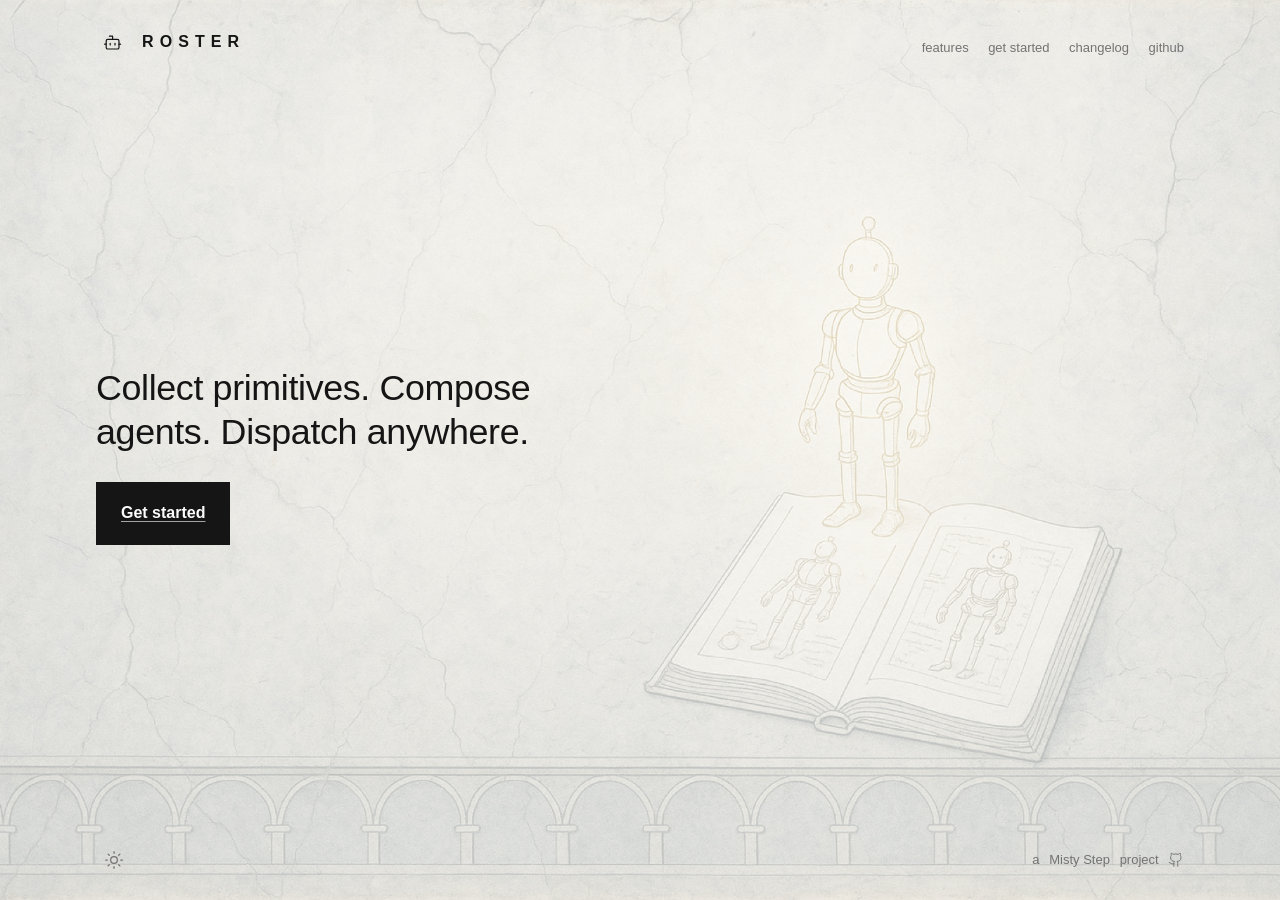
<file: site/index.html>
<!doctype html>
<html lang="en">
  <head>
    <meta charset="utf-8" />
    <meta name="viewport" content="width=device-width, initial-scale=1" />
    <title>Roster - exact agent environments</title>
    <meta
      name="description"
      content="Roster composes plain-file primitives into exact agent bundles and launches them through Codex, Claude Code, or OMP."
    />
    <script>
      try {
        var m = localStorage.getItem('ae-mode');
        if (m === 'dark' || m === 'light') {
          document.documentElement.classList.add(m);
          document.documentElement.style.colorScheme = m;
        }
      } catch (e) {}
    </script>
    <link rel="stylesheet" href="aesthetic.css" />
    <link rel="stylesheet" href="marketing.css" />
  </head>
  <body>
    <svg aria-hidden="true" width="0" height="0" style="position: absolute">
      <symbol id="i-bot" viewBox="0 0 24 24">
        <path d="M12 8V4H8" />
        <rect width="16" height="12" x="4" y="8" rx="2" />
        <path d="M2 14h2" />
        <path d="M20 14h2" />
        <path d="M15 13v2" />
        <path d="M9 13v2" />
      </symbol>
      <symbol id="i-sun" viewBox="0 0 24 24">
        <circle cx="12" cy="12" r="4" />
        <path d="M12 2v2" />
        <path d="M12 20v2" />
        <path d="m4.93 4.93 1.41 1.41" />
        <path d="m17.66 17.66 1.41 1.41" />
        <path d="M2 12h2" />
        <path d="M20 12h2" />
        <path d="m6.34 17.66-1.41 1.41" />
        <path d="m19.07 4.93-1.41 1.41" />
      </symbol>
      <symbol id="i-moon" viewBox="0 0 24 24">
        <path d="M12 3a6 6 0 0 0 9 9 9 9 0 1 1-9-9Z" />
      </symbol>
      <symbol id="i-github" viewBox="0 0 24 24">
        <path
          d="M15 22v-4a4.8 4.8 0 0 0-1-3.5c3 0 6-2 6-5.5.08-1.25-.27-2.48-1-3.5.28-1.15.28-2.35 0-3.5 0 0-1 0-3 1.5-2.64-.5-5.36-.5-8 0C6 2 5 2 5 2c-.3 1.15-.3 2.35 0 3.5A5.403 5.403 0 0 0 4 9c0 3.5 3 5.5 6 5.5-.39.49-.68 1.05-.85 1.65-.17.6-.22 1.23-.15 1.85v4"
        />
        <path d="M9 18c-4.51 2-5-2-7-2" />
      </symbol>
    </svg>

    <div class="ae-screen ae-wide msk-hero-screen">
      <div
        class="msk-hero-bg"
        style="background-image: url('assets/hero.jpg')"
        aria-hidden="true"
      ></div>

      <header class="ae-bar msk-bar">
        <a class="ae-logo" href="./" aria-label="Roster home">
          <span class="ae-app-mark" aria-hidden="true">
            <svg class="ae-icon" data-lucide="bot">
              <use href="#i-bot" />
            </svg>
          </span>
          <span class="ae-name">Roster</span>
        </a>
        <nav class="ae-chrome msk-nav" aria-label="Site">
          <a href="features.html">features</a>
          <a href="get-started.html">get started</a>
          <a href="changelog.html">changelog</a>
          <a href="https://github.com/misty-step/roster">github</a>
        </nav>
      </header>

      <main class="ae-stage msk-hero-stage">
        <div class="msk-hero-split">
          <h1 class="msk-hero-title">
            Collect primitives. Compose agents. Dispatch anywhere.
          </h1>
          <a class="ae-button" href="get-started.html">Get started</a>
        </div>
      </main>

      <footer class="ae-bar msk-footer">
        <button class="ae-mode" aria-label="toggle color mode">
          <svg class="ae-icon ae-sun"><use href="#i-sun" /></svg>
          <svg class="ae-icon ae-moon"><use href="#i-moon" /></svg>
        </button>
        <p class="ae-chrome msk-foot-credit">
          a <a href="https://mistystep.io">Misty Step</a> project
          <a
            href="https://github.com/misty-step/roster"
            aria-label="Roster on GitHub"
            class="msk-foot-gh"
          >
            <svg class="ae-icon" aria-hidden="true"><use href="#i-github" /></svg>
          </a>
        </p>
      </footer>
    </div>

    <script src="mode.js"></script>
  </body>
</html>
</file>
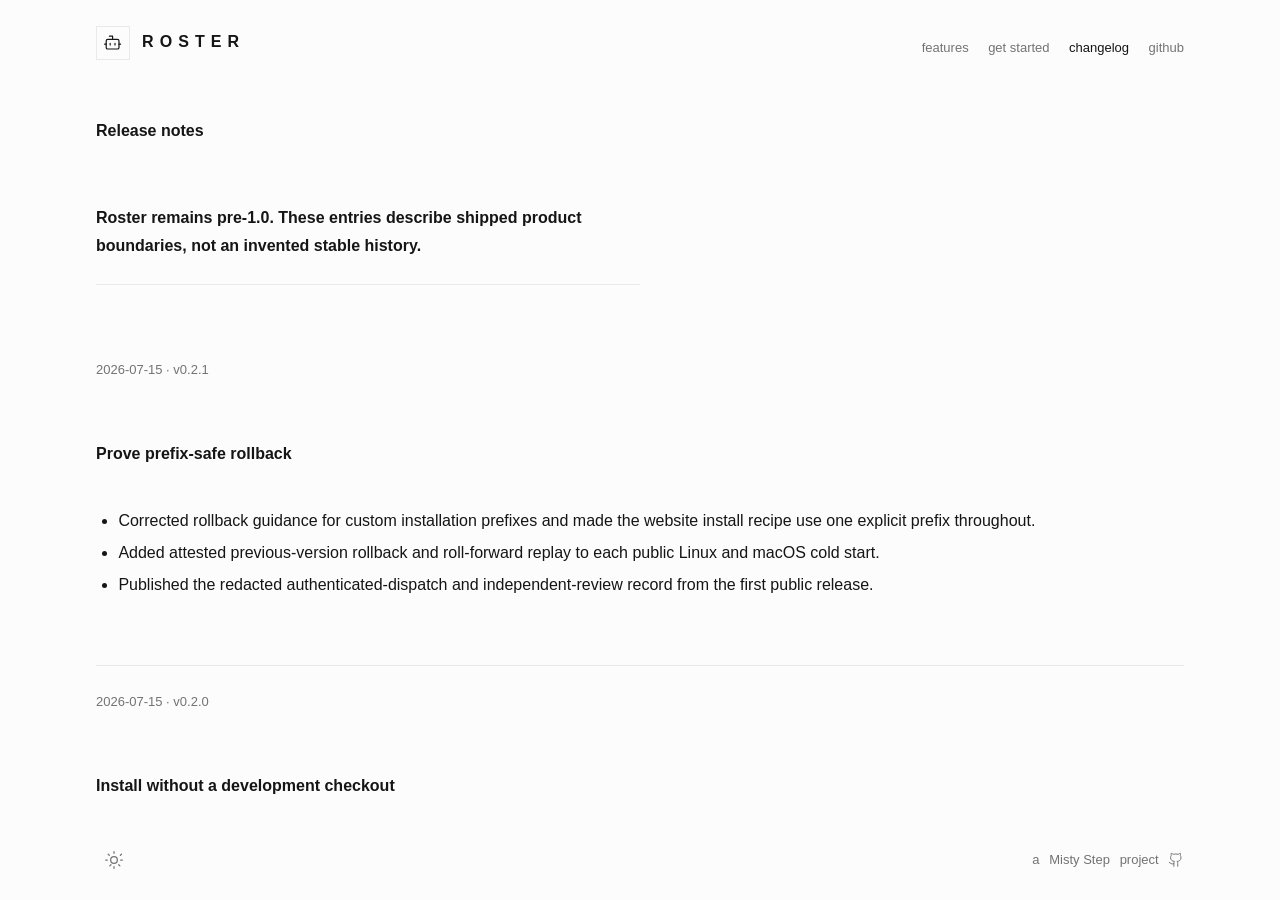
<file: site/changelog.html>
<!doctype html>
<html lang="en">
  <head>
    <meta charset="utf-8" /><meta name="viewport" content="width=device-width, initial-scale=1" />
    <title>Roster release notes</title><meta name="description" content="User-facing release notes for Roster." />
    <script>try{var m=localStorage.getItem('ae-mode');if(m==='dark'||m==='light'){document.documentElement.classList.add(m);document.documentElement.style.colorScheme=m}}catch(e){}</script>
    <link rel="stylesheet" href="aesthetic.css" /><link rel="stylesheet" href="marketing.css" />
  </head>
  <body>
    <svg aria-hidden="true" width="0" height="0" style="position:absolute">
      <symbol id="i-bot" viewBox="0 0 24 24"><path d="M12 8V4H8"/><rect width="16" height="12" x="4" y="8" rx="2"/><path d="M2 14h2M20 14h2M15 13v2M9 13v2"/></symbol>
      <symbol id="i-sun" viewBox="0 0 24 24"><circle cx="12" cy="12" r="4"/><path d="M12 2v2M12 20v2M2 12h2M20 12h2m-13.66 5.66-1.41 1.41m14.14-14.14-1.41 1.41M6.34 6.34 4.93 4.93m14.14 14.14-1.41-1.41"/></symbol>
      <symbol id="i-moon" viewBox="0 0 24 24"><path d="M12 3a6 6 0 0 0 9 9 9 9 0 1 1-9-9Z"/></symbol>
      <symbol id="i-github" viewBox="0 0 24 24"><path d="M15 22v-4a4.8 4.8 0 0 0-1-3.5c3 0 6-2 6-5.5.08-1.25-.27-2.48-1-3.5.28-1.15.28-2.35 0-3.5 0 0-1 0-3 1.5-2.64-.5-5.36-.5-8 0C6 2 5 2 5 2c-.3 1.15-.3 2.35 0 3.5A5.4 5.4 0 0 0 4 9c0 3.5 3 5.5 6 5.5-.78.98-1.12 2.21-1 3.5v4"/><path d="M9 18c-4.51 2-5-2-7-2"/></symbol>
    </svg>
    <div class="ae-screen ae-wide">
      <header class="ae-bar msk-bar"><a class="ae-logo" href="./" aria-label="Roster home"><span class="ae-app-mark"><svg class="ae-icon"><use href="#i-bot"/></svg></span><span class="ae-name">Roster</span></a><nav class="ae-chrome msk-nav" aria-label="Site"><a href="features.html">features</a><a href="get-started.html">get started</a><a href="changelog.html" aria-current="page">changelog</a><a href="https://github.com/misty-step/roster">github</a></nav></header>
      <main class="ae-stage ae-stage-scroll"><article class="ae-doc msk-page" aria-labelledby="title">
        <h1 id="title">Release notes</h1><p class="ae-lede">Roster remains pre-1.0. These entries describe shipped product boundaries, not an invented stable history.</p>
        <section class="msk-release"><p class="ae-chrome">2026-07-15 · v0.2.1</p><h2>Prove prefix-safe rollback</h2><ul><li>Corrected rollback guidance for custom installation prefixes and made the website install recipe use one explicit prefix throughout.</li><li>Added attested previous-version rollback and roll-forward replay to each public Linux and macOS cold start.</li><li>Published the redacted authenticated-dispatch and independent-review record from the first public release.</li></ul></section>
        <section class="msk-release"><p class="ae-chrome">2026-07-15 · v0.2.0</p><h2>Install without a development checkout</h2><ul><li>Added checksummed macOS and Linux archives that keep the native CLI and matching public plain-file library together.</li><li>Added automatic installed-source discovery, GitHub build provenance, clean-room install replay, explicit rollback, and Landmark-backed release evidence.</li></ul></section>
        <section class="msk-release"><p class="ae-chrome">2026-07-13 · v0.2 architecture</p><h2>Exact composition at dispatch</h2><ul><li>Introduced strict public primitives, packs, roles, private agent bindings, source-qualified resolution, provenance manifests, and the interactive agent picker.</li><li>Added fail-closed Codex, Claude Code, and OMP projections, redacted receipts, rescue sessions, nearest-config replacement, and the optional operation-authority seam.</li><li>Retired workstation sync, doctor, installed agent trees, rich per-agent schemas, hooks, and the HTTP/MCP/UI services.</li></ul></section>
        <section class="msk-release"><p class="ae-chrome">2026-07-07 · public site</p><h2>Misty Step public shell</h2><ul><li>Published the locked “Collect primitives. Compose agents. Dispatch anywhere.” homepage using the shared Aesthetic system.</li></ul></section>
      </article></main>
      <footer class="ae-bar msk-footer"><button class="ae-mode" aria-label="toggle color mode"><svg class="ae-icon ae-sun"><use href="#i-sun"/></svg><svg class="ae-icon ae-moon"><use href="#i-moon"/></svg></button><p class="ae-chrome msk-foot-credit">a <a href="https://mistystep.io">Misty Step</a> project <a href="https://github.com/misty-step/roster" aria-label="Roster on GitHub" class="msk-foot-gh"><svg class="ae-icon"><use href="#i-github"/></svg></a></p></footer>
    </div><script src="mode.js"></script>
  </body>
</html>
</file>
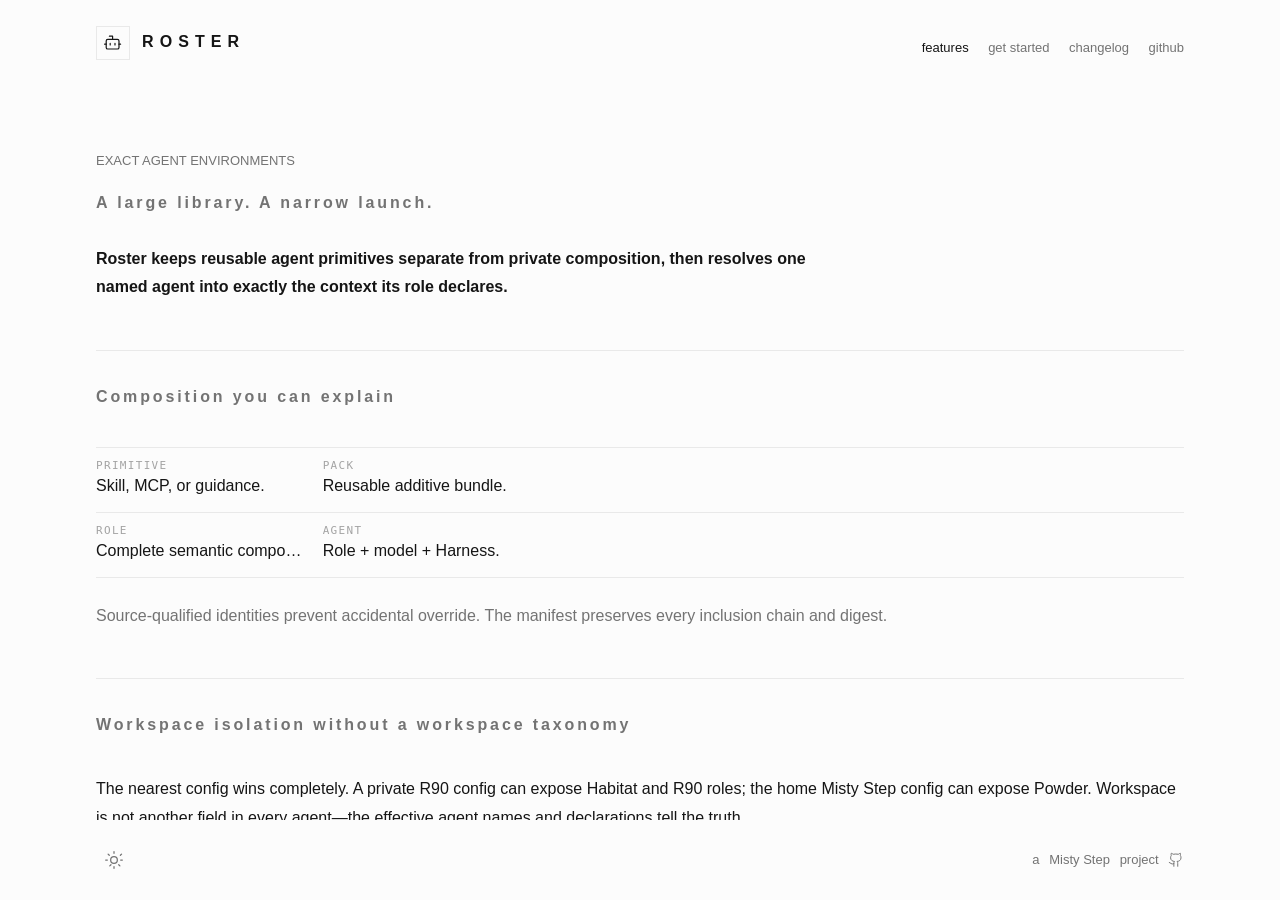
<file: site/features.html>
<!doctype html>
<html lang="en">
  <head>
    <meta charset="utf-8" />
    <meta name="viewport" content="width=device-width, initial-scale=1" />
    <title>Roster features</title>
    <meta name="description" content="A plain-file primitives compiler that launches exact, inspectable agent environments." />
    <script>try{var m=localStorage.getItem('ae-mode');if(m==='dark'||m==='light'){document.documentElement.classList.add(m);document.documentElement.style.colorScheme=m}}catch(e){}</script>
    <link rel="stylesheet" href="aesthetic.css" /><link rel="stylesheet" href="marketing.css" />
  </head>
  <body>
    <svg aria-hidden="true" width="0" height="0" style="position:absolute">
      <symbol id="i-bot" viewBox="0 0 24 24"><path d="M12 8V4H8"/><rect width="16" height="12" x="4" y="8" rx="2"/><path d="M2 14h2M20 14h2M15 13v2M9 13v2"/></symbol>
      <symbol id="i-sun" viewBox="0 0 24 24"><circle cx="12" cy="12" r="4"/><path d="M12 2v2M12 20v2M2 12h2M20 12h2m-13.66 5.66-1.41 1.41m14.14-14.14-1.41 1.41M6.34 6.34 4.93 4.93m14.14 14.14-1.41-1.41"/></symbol>
      <symbol id="i-moon" viewBox="0 0 24 24"><path d="M12 3a6 6 0 0 0 9 9 9 9 0 1 1-9-9Z"/></symbol>
      <symbol id="i-github" viewBox="0 0 24 24"><path d="M15 22v-4a4.8 4.8 0 0 0-1-3.5c3 0 6-2 6-5.5.08-1.25-.27-2.48-1-3.5.28-1.15.28-2.35 0-3.5 0 0-1 0-3 1.5-2.64-.5-5.36-.5-8 0C6 2 5 2 5 2c-.3 1.15-.3 2.35 0 3.5A5.4 5.4 0 0 0 4 9c0 3.5 3 5.5 6 5.5-.78.98-1.12 2.21-1 3.5v4"/><path d="M9 18c-4.51 2-5-2-7-2"/></symbol>
    </svg>
    <div class="ae-screen ae-wide">
      <header class="ae-bar msk-bar"><a class="ae-logo" href="./" aria-label="Roster home"><span class="ae-app-mark"><svg class="ae-icon"><use href="#i-bot"/></svg></span><span class="ae-name">Roster</span></a><nav class="ae-chrome msk-nav" aria-label="Site"><a href="features.html" aria-current="page">features</a><a href="get-started.html">get started</a><a href="changelog.html">changelog</a><a href="https://github.com/misty-step/roster">github</a></nav></header>
      <main class="ae-stage ae-stage-scroll"><div class="msk-page">
        <section class="msk-hero" aria-labelledby="title"><p class="ae-chrome">EXACT AGENT ENVIRONMENTS</p><h1 class="ae-h" id="title">A large library. A narrow launch.</h1><p class="msk-pitch">Roster keeps reusable agent primitives separate from private composition, then resolves one named agent into exactly the context its role declares.</p></section>
        <section class="msk-section"><h2 class="ae-h">Composition you can explain</h2><div class="ae-list-rows">
          <div class="ae-list-row"><span class="ae-list-cell"><span class="ae-list-label">primitive</span><span class="ae-list-value">Skill, MCP, or guidance.</span></span><span class="ae-list-cell"><span class="ae-list-label">pack</span><span class="ae-list-value">Reusable additive bundle.</span></span></div>
          <div class="ae-list-row"><span class="ae-list-cell"><span class="ae-list-label">role</span><span class="ae-list-value">Complete semantic composition.</span></span><span class="ae-list-cell"><span class="ae-list-label">agent</span><span class="ae-list-value">Role + model + Harness.</span></span></div>
        </div><p class="ae-dim">Source-qualified identities prevent accidental override. The manifest preserves every inclusion chain and digest.</p></section>
        <section class="msk-section"><h2 class="ae-h">Workspace isolation without a workspace taxonomy</h2><p>The nearest config wins completely. A private R90 config can expose Habitat and R90 roles; the home Misty Step config can expose Powder. Workspace is not another field in every agent—the effective agent names and declarations tell the truth.</p></section>
        <section class="msk-section"><h2 class="ae-h">Tier 1 launch isolation</h2><div class="ae-list-rows">
          <div class="ae-list-row"><span class="ae-list-cell"><span class="ae-list-label">Codex</span><span class="ae-list-value">Private home; exact skills and MCP preflight.</span></span><span class="ae-list-cell"><span class="ae-list-label">Claude</span><span class="ae-list-value">No inherited settings; strict MCP config.</span></span></div>
          <div class="ae-list-row"><span class="ae-list-cell"><span class="ae-list-label">OMP</span><span class="ae-list-value">Private agent dir; ambient discovery off.</span></span><span class="ae-list-cell"><span class="ae-list-label">failure</span><span class="ae-list-value">Fail closed; raw Harness remains available.</span></span></div>
        </div></section>
        <section class="msk-section"><h2 class="ae-h">Small deterministic spine</h2><p>Rust owns strict schemas, graph resolution, provenance, projection, redacted receipts, and process behavior. Models own semantic work. Roster does not route tasks, supervise runs, manage a board, or mutate global Harness state.</p></section>
        <section class="msk-section msk-release-slot"><h2 class="ae-h">See the real commands</h2><p>The <a href="get-started.html">get started guide</a> moves from config to an inspectable bundle and live dispatch.</p></section>
      </div></main>
      <footer class="ae-bar msk-footer"><button class="ae-mode" aria-label="toggle color mode"><svg class="ae-icon ae-sun"><use href="#i-sun"/></svg><svg class="ae-icon ae-moon"><use href="#i-moon"/></svg></button><p class="ae-chrome msk-foot-credit">a <a href="https://mistystep.io">Misty Step</a> project <a href="https://github.com/misty-step/roster" aria-label="Roster on GitHub" class="msk-foot-gh"><svg class="ae-icon"><use href="#i-github"/></svg></a></p></footer>
    </div><script src="mode.js"></script>
  </body>
</html>
</file>
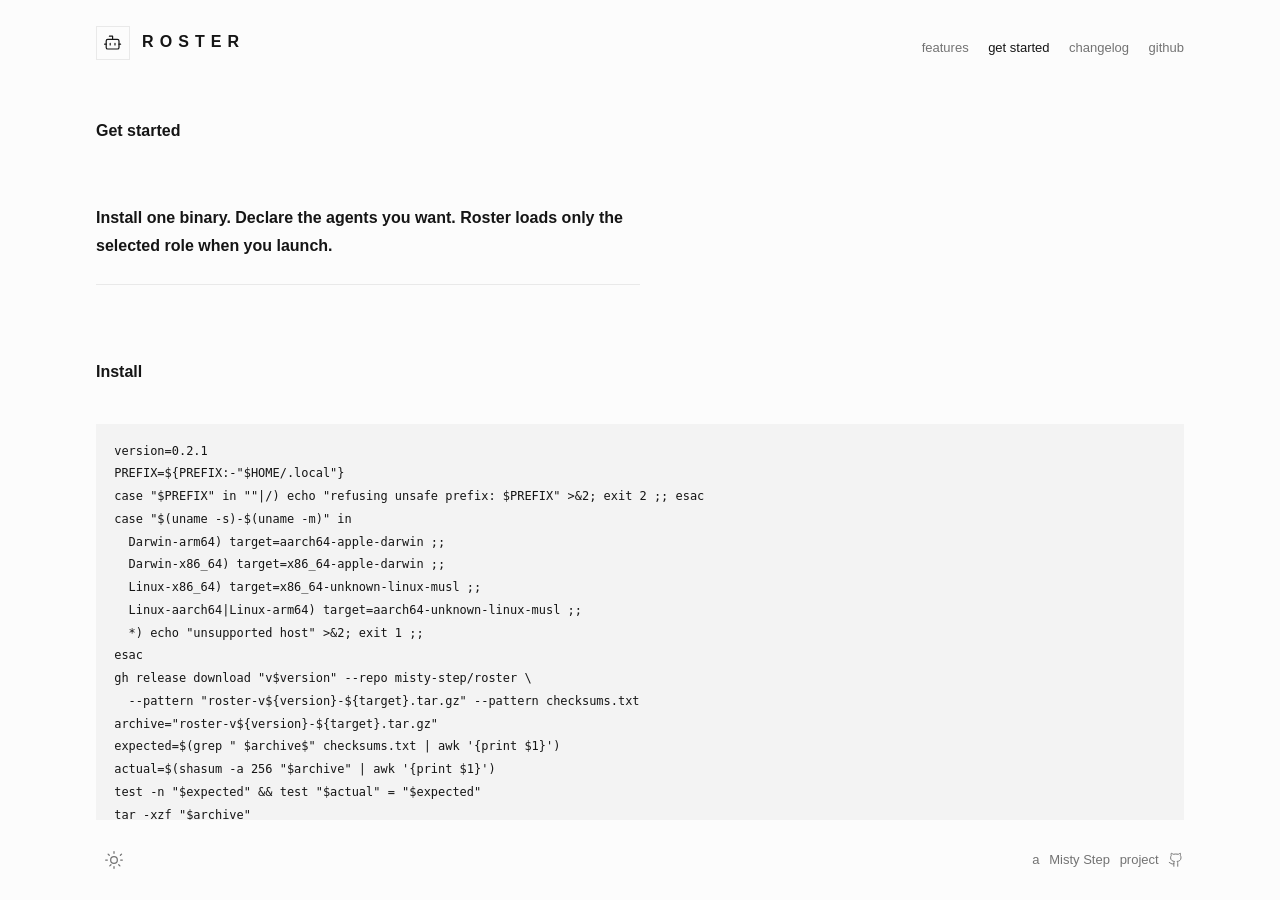
<file: site/get-started.html>
<!doctype html>
<html lang="en">
  <head>
    <meta charset="utf-8" />
    <meta name="viewport" content="width=device-width, initial-scale=1" />
    <title>Get started with Roster</title>
    <meta name="description" content="Install Roster, declare agents, and launch an exact role through Codex, Claude Code, or OMP." />
    <script>try{var m=localStorage.getItem('ae-mode');if(m==='dark'||m==='light'){document.documentElement.classList.add(m);document.documentElement.style.colorScheme=m}}catch(e){}</script>
    <link rel="stylesheet" href="aesthetic.css" />
    <link rel="stylesheet" href="marketing.css" />
  </head>
  <body>
    <svg aria-hidden="true" width="0" height="0" style="position:absolute">
      <symbol id="i-bot" viewBox="0 0 24 24"><path d="M12 8V4H8"/><rect width="16" height="12" x="4" y="8" rx="2"/><path d="M2 14h2M20 14h2M15 13v2M9 13v2"/></symbol>
      <symbol id="i-sun" viewBox="0 0 24 24"><circle cx="12" cy="12" r="4"/><path d="M12 2v2M12 20v2M2 12h2M20 12h2m-13.66 5.66-1.41 1.41m14.14-14.14-1.41 1.41M6.34 6.34 4.93 4.93m14.14 14.14-1.41-1.41"/></symbol>
      <symbol id="i-moon" viewBox="0 0 24 24"><path d="M12 3a6 6 0 0 0 9 9 9 9 0 1 1-9-9Z"/></symbol>
      <symbol id="i-github" viewBox="0 0 24 24"><path d="M15 22v-4a4.8 4.8 0 0 0-1-3.5c3 0 6-2 6-5.5.08-1.25-.27-2.48-1-3.5.28-1.15.28-2.35 0-3.5 0 0-1 0-3 1.5-2.64-.5-5.36-.5-8 0C6 2 5 2 5 2c-.3 1.15-.3 2.35 0 3.5A5.4 5.4 0 0 0 4 9c0 3.5 3 5.5 6 5.5-.78.98-1.12 2.21-1 3.5v4"/><path d="M9 18c-4.51 2-5-2-7-2"/></symbol>
    </svg>
    <div class="ae-screen ae-wide">
      <header class="ae-bar msk-bar">
        <a class="ae-logo" href="./" aria-label="Roster home"><span class="ae-app-mark"><svg class="ae-icon"><use href="#i-bot"/></svg></span><span class="ae-name">Roster</span></a>
        <nav class="ae-chrome msk-nav" aria-label="Site"><a href="features.html">features</a><a href="get-started.html" aria-current="page">get started</a><a href="changelog.html">changelog</a><a href="https://github.com/misty-step/roster">github</a></nav>
      </header>
      <main class="ae-stage ae-stage-scroll">
        <article class="ae-doc msk-page" aria-labelledby="title">
          <h1 id="title">Get started</h1>
          <p class="ae-lede">Install one binary. Declare the agents you want. Roster loads only the selected role when you launch.</p>
          <section class="msk-release">
            <h2>Install</h2>
            <pre><code>version=0.2.1
PREFIX=${PREFIX:-"$HOME/.local"}
case "$PREFIX" in ""|/) echo "refusing unsafe prefix: $PREFIX" &gt;&amp;2; exit 2 ;; esac
case "$(uname -s)-$(uname -m)" in
  Darwin-arm64) target=aarch64-apple-darwin ;;
  Darwin-x86_64) target=x86_64-apple-darwin ;;
  Linux-x86_64) target=x86_64-unknown-linux-musl ;;
  Linux-aarch64|Linux-arm64) target=aarch64-unknown-linux-musl ;;
  *) echo "unsupported host" &gt;&amp;2; exit 1 ;;
esac
gh release download "v$version" --repo misty-step/roster \
  --pattern "roster-v${version}-${target}.tar.gz" --pattern checksums.txt
archive="roster-v${version}-${target}.tar.gz"
expected=$(grep " $archive$" checksums.txt | awk '{print $1}')
actual=$(shasum -a 256 "$archive" | awk '{print $1}')
test -n "$expected" &amp;&amp; test "$actual" = "$expected"
tar -xzf "$archive"
"roster-v${version}-${target}/install.sh" --prefix "$PREFIX"
export PATH="$PREFIX/bin:$PATH"

mkdir my-roster-workspace &amp;&amp; cd my-roster-workspace
roster init
roster check</code></pre>
            <p>The <a href="https://github.com/misty-step/roster#install">complete install recipe</a> selects the exact target, verifies SHA-256 and optional GitHub provenance, and includes the rollback path.</p>
            <p class="ae-dim">Roster does not sync a global skill catalog or rewrite permanent Harness settings.</p>
          </section>
          <section class="msk-release">
            <h2>Understand the declaration</h2>
            <p>A role owns one additive <code>include</code> list over guidance, skills, MCP declarations, and packs. An agent binds that role to a name, model, Harness, and safe native arguments. Any agent may dispatch any other agent through the Roster CLI.</p>
            <pre><code>agents:
  amos:
    description: Codex orchestrator for broad software work.
    role: core/role:orchestrator
    model: gpt-5.6-sol
    reasoning: high
    harness: codex
    args: [--search]</code></pre>
          </section>
          <section class="msk-release">
            <h2>Launch</h2>
            <pre><code>roster                         # pick one effective agent
roster list                    # workspace roster
roster show amos               # exact composition
roster dispatch amos --dry-run # exact projection and command
roster dispatch amos           # launch it
roster inspect amos            # config, graph, receipts</code></pre>
            <p>The nearest <code>.roster/config.yaml</code> fully replaces your home config, so a client workspace can expose a completely separate roster and MCP set without ambient globals.</p>
          </section>
          <section class="msk-release">
            <h2>Inspect the bundle</h2>
            <pre><code>roster resolve amos --output /tmp/amos
find /tmp/amos -maxdepth 3 -type f
# AGENTS.md, selected skills, MCP declarations, manifest.yaml</code></pre>
            <p class="ae-dim">Runtime bundles are ephemeral by default. Use <code>dispatch --keep-bundle</code> when the resolved projection itself is evidence.</p>
          </section>
        </article>
      </main>
      <footer class="ae-bar msk-footer"><button class="ae-mode" aria-label="toggle color mode"><svg class="ae-icon ae-sun"><use href="#i-sun"/></svg><svg class="ae-icon ae-moon"><use href="#i-moon"/></svg></button><p class="ae-chrome msk-foot-credit">a <a href="https://mistystep.io">Misty Step</a> project <a href="https://github.com/misty-step/roster" aria-label="Roster on GitHub" class="msk-foot-gh"><svg class="ae-icon"><use href="#i-github"/></svg></a></p></footer>
    </div>
    <script src="mode.js"></script>
  </body>
</html>
</file>
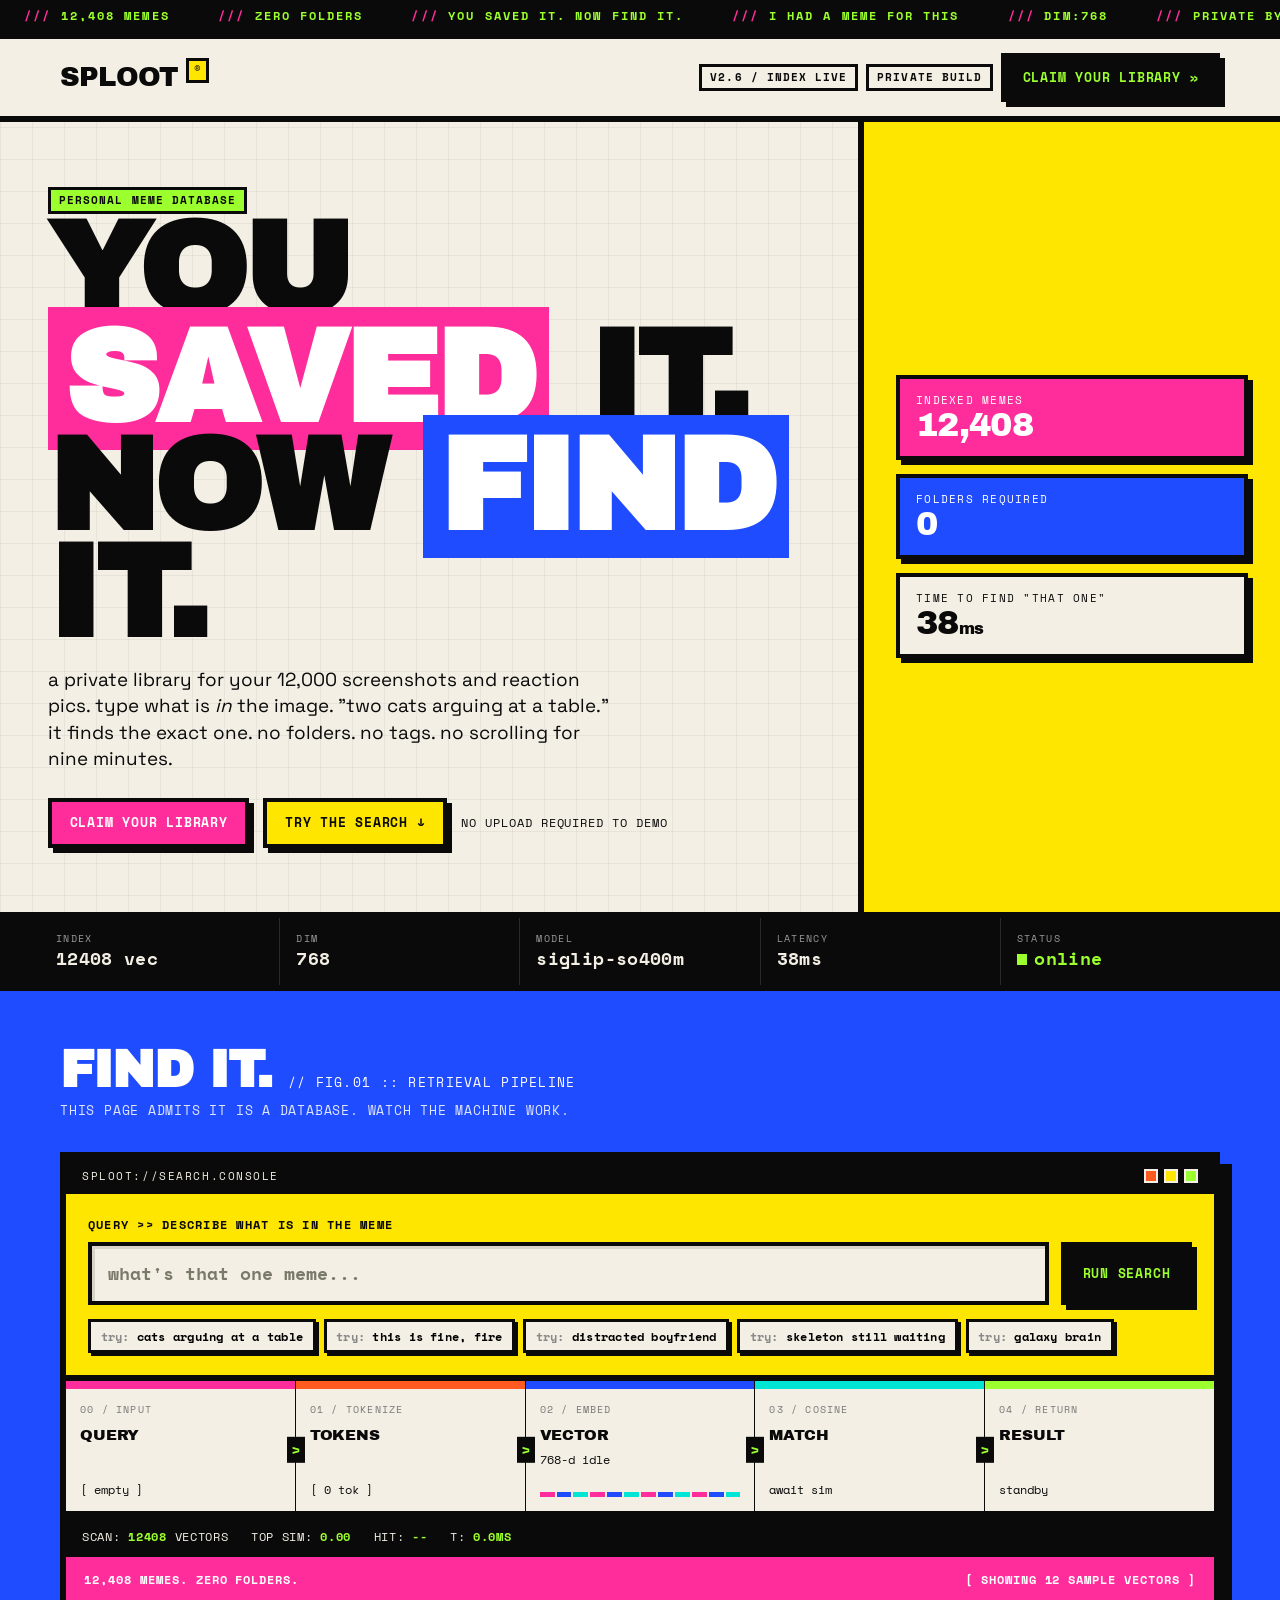
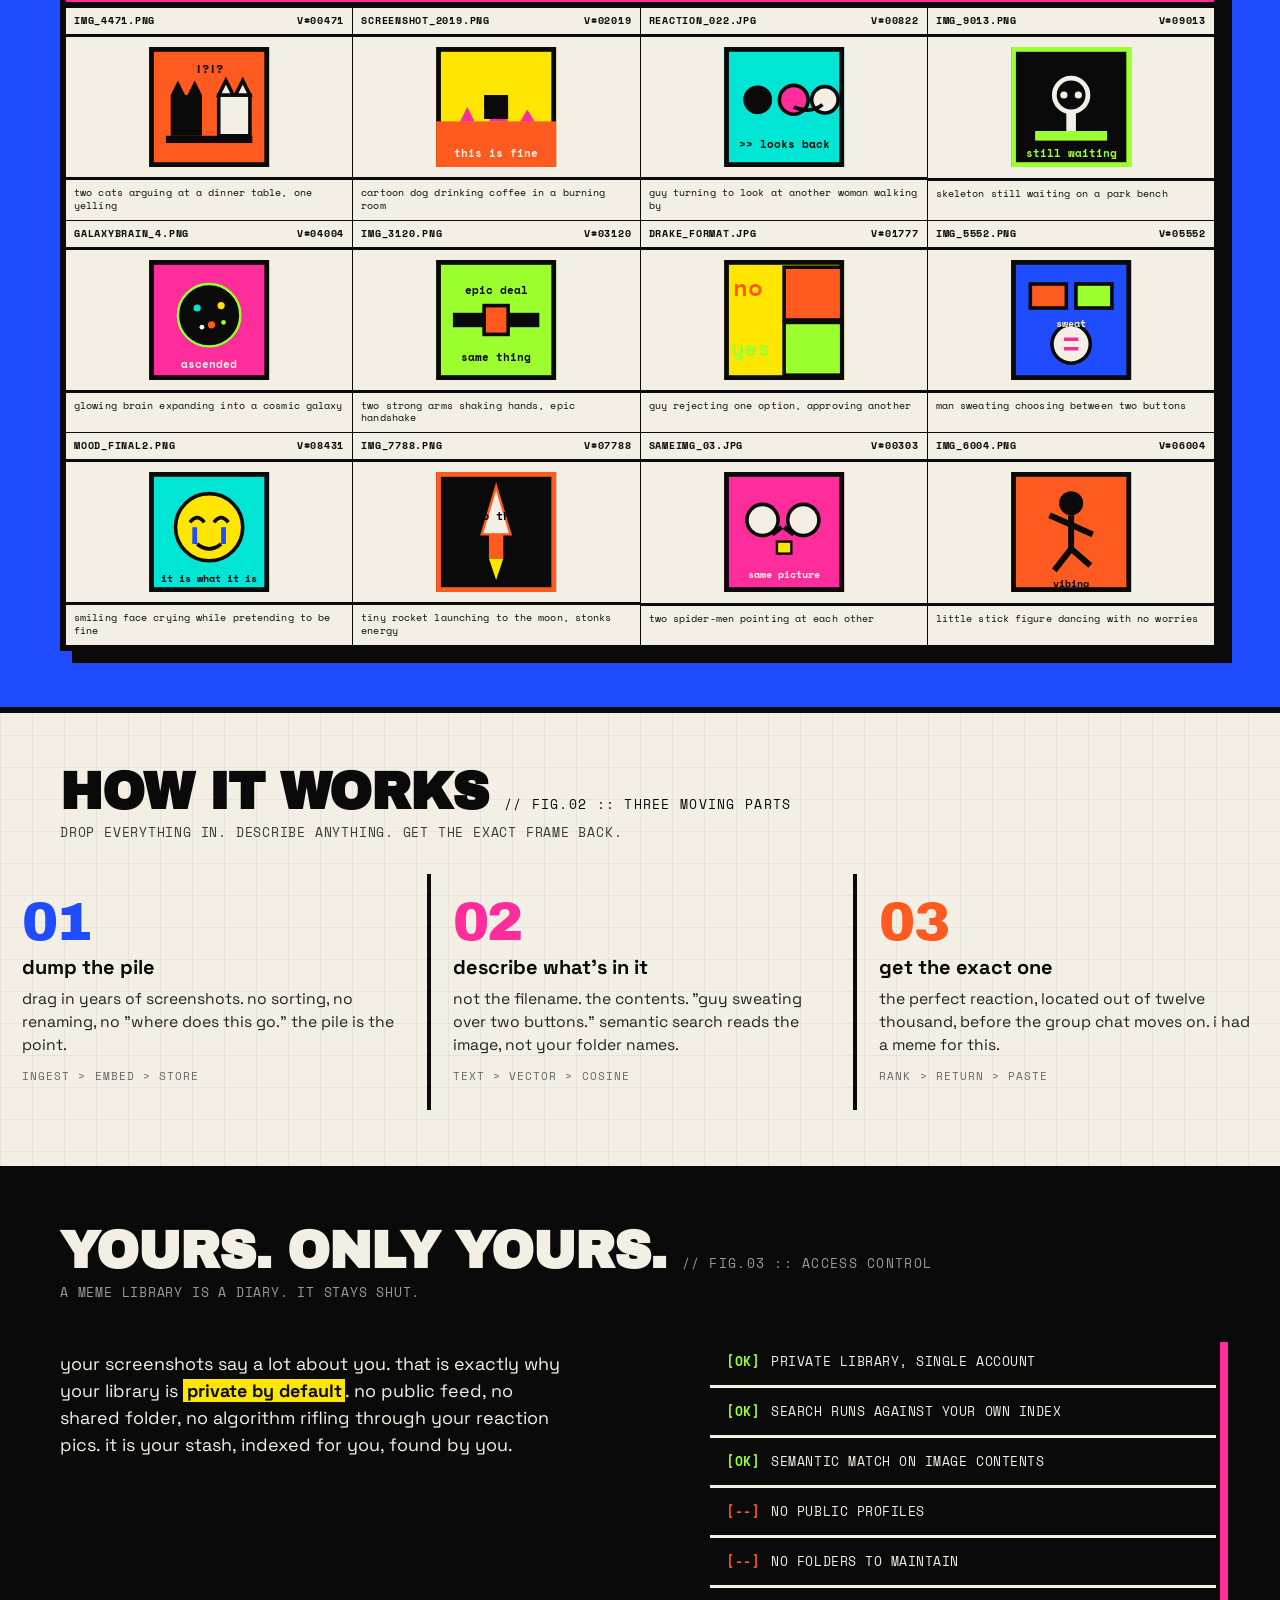
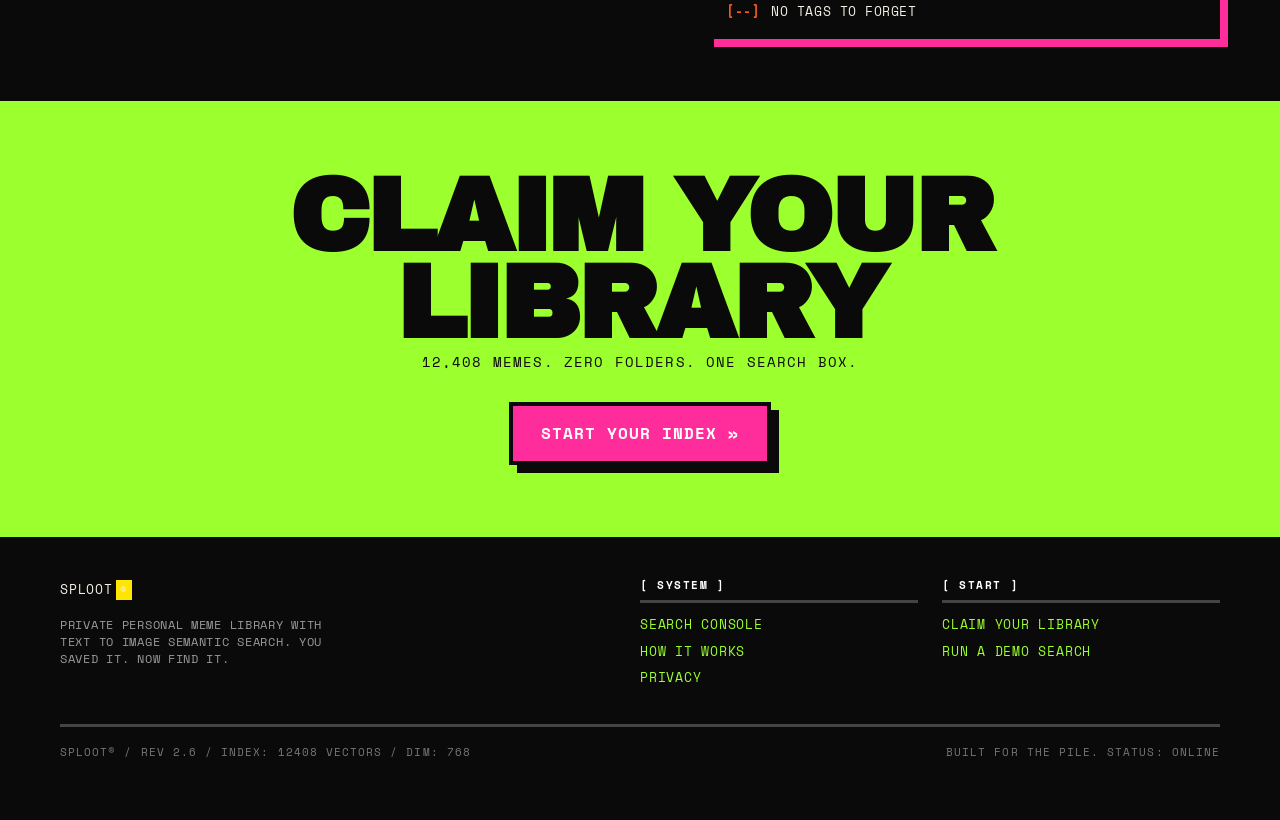
<file: primitives/skills/design/references/aesthetic-library/brutalist.html>
<!DOCTYPE html>
<html lang="en">
<head>
<meta charset="UTF-8" />
<meta name="viewport" content="width=device-width, initial-scale=1.0" />
<title>sploot // private meme library + semantic search</title>
<link rel="preconnect" href="https://fonts.googleapis.com" />
<link rel="preconnect" href="https://fonts.gstatic.com" crossorigin />
<link href="https://fonts.googleapis.com/css2?family=Archivo+Black&family=Space+Grotesk:wght@400;500;600;700&family=Space+Mono:wght@400;700&display=swap" rel="stylesheet" />
<style>
  :root{
    --ink:#0a0a0a;
    --paper:#f3efe4;        /* unbleached documentation paper */
    --blue:#1f4cff;         /* electric blue */
    --magenta:#ff2d9b;      /* hot magenta */
    --yellow:#ffe600;       /* acid yellow */
    --orange:#ff5a1f;       /* blood orange */
    --lime:#9cff2e;         /* lime */
    --cyan:#00e5d4;
    --shadow:8px 8px 0 var(--ink);
    --shadow-sm:5px 5px 0 var(--ink);
    --bd:4px solid var(--ink);
    --bd-thick:6px solid var(--ink);
  }

  *{box-sizing:border-box;}
  html{scroll-behavior:smooth;}
  body{
    margin:0;
    background:var(--paper);
    color:var(--ink);
    font-family:"Space Grotesk",system-ui,sans-serif;
    font-size:17px;
    line-height:1.45;
    -webkit-font-smoothing:antialiased;
    /* faint engineering grid on the substrate */
    background-image:
      linear-gradient(0deg, rgba(10,10,10,0.05) 1px, transparent 1px),
      linear-gradient(90deg, rgba(10,10,10,0.05) 1px, transparent 1px);
    background-size:32px 32px;
  }

  /* ---------- ACCESSIBILITY: focus ring ---------- */
  a:focus-visible,
  button:focus-visible,
  input:focus-visible,
  [tabindex]:focus-visible{
    outline:5px solid var(--magenta);
    outline-offset:3px;
  }

  .skip{
    position:absolute;left:-999px;top:0;z-index:200;
    background:var(--yellow);color:var(--ink);
    border:var(--bd);padding:.6rem 1rem;font-family:"Space Mono",monospace;
    font-weight:700;text-transform:uppercase;
  }
  .skip:focus{left:8px;top:8px;}

  /* ---------- shared bits ---------- */
  .mono{font-family:"Space Mono",monospace;text-transform:uppercase;letter-spacing:.06em;}
  .tag{
    display:inline-block;font-family:"Space Mono",monospace;font-size:.66rem;
    text-transform:uppercase;letter-spacing:.1em;font-weight:700;
    border:3px solid var(--ink);padding:.18rem .5rem;background:var(--paper);
  }
  .wrap{max-width:1200px;margin:0 auto;padding:0 20px;}
  hr.rule{border:none;border-top:var(--bd);margin:0;}

  .display{
    font-family:"Archivo Black",sans-serif;
    text-transform:uppercase;
    line-height:.86;
    letter-spacing:-.02em;
  }

  /* ---------- top alert strip ---------- */
  .ticker{
    background:var(--ink);color:var(--lime);
    font-family:"Space Mono",monospace;font-size:.72rem;font-weight:700;
    text-transform:uppercase;letter-spacing:.18em;
    border-bottom:var(--bd-thick);
    overflow:hidden;white-space:nowrap;
  }
  .ticker__track{display:inline-block;padding:.5rem 0;animation:scroll 26s linear infinite;}
  .ticker__track span{padding:0 1.5rem;}
  .ticker__track span::before{content:"///";color:var(--magenta);padding-right:.6rem;}
  @keyframes scroll{from{transform:translateX(0);}to{transform:translateX(-50%);}}

  /* ---------- header ---------- */
  header.site{
    border-bottom:var(--bd-thick);
    background:var(--paper);
    position:sticky;top:0;z-index:100;
  }
  .nav{
    display:flex;align-items:center;justify-content:space-between;
    gap:1rem;padding:14px 20px;max-width:1200px;margin:0 auto;
  }
  .brand{
    font-family:"Archivo Black",sans-serif;text-transform:uppercase;
    font-size:1.7rem;letter-spacing:-.03em;display:flex;align-items:center;gap:.5rem;
    text-decoration:none;color:var(--ink);
  }
  .brand .reg{
    font-family:"Space Mono",monospace;font-size:.7rem;border:3px solid var(--ink);
    padding:.1rem .3rem;background:var(--yellow);align-self:flex-start;letter-spacing:0;
  }
  .nav__right{display:flex;gap:.5rem;align-items:center;}
  .nav__tag{display:none;background:var(--paper);}
  @media(min-width:760px){.nav__tag{display:inline-block;}}
  .btn{
    font-family:"Space Mono",monospace;font-weight:700;text-transform:uppercase;
    letter-spacing:.06em;font-size:.82rem;
    border:var(--bd);background:var(--blue);color:#fff;
    padding:.7rem 1.1rem;box-shadow:var(--shadow-sm);cursor:pointer;
    text-decoration:none;display:inline-block;
    transition:transform .08s ease, box-shadow .08s ease;
  }
  .btn:hover{transform:translate(-2px,-2px);box-shadow:7px 7px 0 var(--ink);}
  .btn:active{transform:translate(3px,3px);box-shadow:2px 2px 0 var(--ink);}
  .btn--yellow{background:var(--yellow);color:var(--ink);}
  .btn--magenta{background:var(--magenta);color:#fff;}
  .btn--ink{background:var(--ink);color:var(--lime);}

  /* ---------- hero ---------- */
  .hero{border-bottom:var(--bd-thick);}
  .hero__grid{
    display:grid;grid-template-columns:1fr;gap:0;
  }
  @media(min-width:960px){.hero__grid{grid-template-columns:1.35fr .65fr;}}
  .hero__main{padding:48px 20px 40px;border-bottom:var(--bd-thick);}
  @media(min-width:960px){.hero__main{border-bottom:none;border-right:var(--bd-thick);padding:64px 48px;}}
  .hero h1{
    font-family:"Archivo Black",sans-serif;text-transform:uppercase;
    font-size:clamp(3.1rem,11vw,8.2rem);line-height:.82;letter-spacing:-.03em;
    margin:.2rem 0 .4rem;
  }
  .hero h1 .hit{
    background:var(--magenta);color:#fff;padding:0 .12em;
    box-decoration-break:clone;-webkit-box-decoration-break:clone;
  }
  .hero h1 .hit2{background:var(--blue);color:#fff;padding:0 .12em;}
  .hero__sub{
    font-size:1.18rem;max-width:48ch;margin:1.2rem 0 1.6rem;line-height:1.4;
  }
  .hero__cta{display:flex;flex-wrap:wrap;gap:14px;align-items:center;}
  .hero__cta .note{font-family:"Space Mono",monospace;font-size:.74rem;text-transform:uppercase;letter-spacing:.08em;}

  .hero__side{
    padding:28px 20px;background:var(--yellow);
    display:flex;flex-direction:column;gap:14px;justify-content:center;
  }
  @media(min-width:960px){.hero__side{padding:40px 32px;}}
  .stat{
    border:var(--bd);background:var(--paper);box-shadow:var(--shadow-sm);
    padding:14px 16px;
  }
  .stat .k{font-family:"Space Mono",monospace;font-size:.66rem;text-transform:uppercase;letter-spacing:.12em;display:block;}
  .stat .v{font-family:"Archivo Black",sans-serif;font-size:2.1rem;line-height:1;letter-spacing:-.02em;}
  .stat--mag{background:var(--magenta);color:#fff;}
  .stat--blue{background:var(--blue);color:#fff;}

  /* ---------- system status strip ---------- */
  .status{
    background:var(--ink);color:var(--paper);
    border-bottom:var(--bd-thick);
    font-family:"Space Mono",monospace;
  }
  .status__inner{
    display:grid;grid-template-columns:repeat(2,1fr);gap:1px;
    background:#2a2a2a;max-width:1200px;margin:0 auto;
  }
  @media(min-width:760px){.status__inner{grid-template-columns:repeat(5,1fr);}}
  .status__cell{background:var(--ink);padding:14px 16px;}
  .status__cell .k{font-size:.6rem;text-transform:uppercase;letter-spacing:.14em;color:#9a9a9a;display:block;}
  .status__cell .v{font-size:1.1rem;font-weight:700;letter-spacing:.02em;}
  .status__cell .v.ok{color:var(--lime);}
  .dot{display:inline-block;width:.6em;height:.6em;background:var(--lime);margin-right:.4em;vertical-align:baseline;}
  @media(prefers-reduced-motion:no-preference){
    .dot{animation:blink 1.4s steps(1) infinite;}
  }
  @keyframes blink{50%{opacity:.25;}}

  /* ---------- SECTION shell ---------- */
  .section{padding:56px 0;border-bottom:var(--bd-thick);}
  .section__head{display:flex;align-items:baseline;gap:1rem;flex-wrap:wrap;margin-bottom:8px;}
  .section__head h2{
    font-family:"Archivo Black",sans-serif;text-transform:uppercase;
    font-size:clamp(1.8rem,5vw,3.2rem);letter-spacing:-.02em;line-height:.9;margin:0;
  }
  .section__idx{font-family:"Space Mono",monospace;font-size:.8rem;text-transform:uppercase;letter-spacing:.1em;}
  .section__desc{font-family:"Space Mono",monospace;font-size:.82rem;text-transform:uppercase;letter-spacing:.06em;margin:.4rem 0 2rem;color:#3a3a3a;}

  /* ---------- THE MACHINE: search console ---------- */
  #find{background:var(--blue);}
  #find .section__head h2,#find .section__idx,#find .section__desc{color:#fff;}
  #find .section__desc{color:#dfe6ff;}

  .console{
    border:var(--bd-thick);background:var(--paper);box-shadow:12px 12px 0 var(--ink);
  }
  .console__bar{
    background:var(--ink);color:var(--paper);font-family:"Space Mono",monospace;
    font-size:.7rem;text-transform:uppercase;letter-spacing:.14em;
    padding:.6rem 1rem;display:flex;justify-content:space-between;align-items:center;gap:1rem;
  }
  .console__bar .led{display:flex;gap:.4rem;}
  .console__bar .led i{width:.85rem;height:.85rem;border:2px solid var(--paper);display:block;}
  .console__bar .led i.r{background:var(--orange);}
  .console__bar .led i.y{background:var(--yellow);}
  .console__bar .led i.g{background:var(--lime);}

  .search{padding:22px;border-bottom:var(--bd-thick);background:var(--yellow);}
  .search label{
    display:block;font-family:"Space Mono",monospace;font-weight:700;text-transform:uppercase;
    letter-spacing:.1em;font-size:.78rem;margin-bottom:.5rem;
  }
  .search__row{display:flex;flex-wrap:wrap;gap:12px;}
  .search input[type="search"]{
    flex:1 1 320px;min-width:0;
    font-family:"Space Mono",monospace;font-size:1.15rem;font-weight:700;
    padding:.85rem 1rem;border:var(--bd);background:var(--paper);color:var(--ink);
    box-shadow:inset 3px 3px 0 rgba(10,10,10,.12);
  }
  .search input[type="search"]::placeholder{color:#7a7a6a;}
  .search button[type="submit"]{flex:0 0 auto;}
  .search__chips{display:flex;flex-wrap:wrap;gap:8px;margin-top:14px;}
  .chip{
    font-family:"Space Mono",monospace;font-size:.72rem;font-weight:700;text-transform:lowercase;
    letter-spacing:.02em;border:3px solid var(--ink);background:var(--paper);
    padding:.35rem .6rem;cursor:pointer;box-shadow:3px 3px 0 var(--ink);
  }
  .chip:hover{background:var(--magenta);color:#fff;}
  .chip::before{content:"try: ";color:#888;}

  /* pipeline */
  .pipe{
    display:grid;grid-template-columns:1fr;gap:1px;background:var(--ink);
    border-bottom:var(--bd-thick);
  }
  @media(min-width:820px){.pipe{grid-template-columns:repeat(5,1fr);}}
  .pipe__step{background:var(--paper);padding:14px;min-height:104px;display:flex;flex-direction:column;gap:.4rem;position:relative;}
  .pipe__step .n{font-family:"Space Mono",monospace;font-size:.62rem;letter-spacing:.12em;text-transform:uppercase;color:#777;}
  .pipe__step .op{font-family:"Archivo Black",sans-serif;text-transform:uppercase;font-size:.95rem;letter-spacing:-.01em;}
  .pipe__step output, .pipe__step samp{
    font-family:"Space Mono",monospace;font-size:.74rem;word-break:break-word;
    display:block;margin-top:auto;line-height:1.3;
  }
  .pipe__step:nth-child(1){border-top:8px solid var(--magenta);}
  .pipe__step:nth-child(2){border-top:8px solid var(--orange);}
  .pipe__step:nth-child(3){border-top:8px solid var(--blue);}
  .pipe__step:nth-child(4){border-top:8px solid var(--cyan);}
  .pipe__step:nth-child(5){border-top:8px solid var(--lime);}
  .pipe__arrow{
    position:absolute;right:-1px;top:50%;transform:translate(50%,-50%);
    font-family:"Space Mono",monospace;font-weight:700;font-size:1rem;z-index:2;
    background:var(--ink);color:var(--lime);padding:.1rem .25rem;display:none;
  }
  @media(min-width:820px){.pipe__step:not(:last-child) .pipe__arrow{display:block;}}
  .vecbar{display:flex;gap:2px;margin-top:.3rem;height:18px;align-items:flex-end;}
  .vecbar i{flex:1;background:var(--blue);display:block;height:30%;}
  @media(prefers-reduced-motion:reduce){.vecbar i{height:50% !important;}}

  /* readout line */
  .readout{
    background:var(--ink);color:var(--paper);font-family:"Space Mono",monospace;
    font-size:.74rem;text-transform:uppercase;letter-spacing:.06em;
    padding:.7rem 1rem;display:flex;flex-wrap:wrap;gap:.4rem 1.4rem;
  }
  .readout b{color:var(--lime);}
  .readout .miss{color:var(--orange);}

  /* ---------- meme grid ---------- */
  .gridhead{
    display:flex;justify-content:space-between;align-items:center;flex-wrap:wrap;gap:.6rem;
    padding:14px 18px;background:var(--magenta);color:#fff;border-bottom:var(--bd-thick);
    font-family:"Space Mono",monospace;text-transform:uppercase;letter-spacing:.08em;font-size:.76rem;font-weight:700;
  }
  .memegrid{
    display:grid;grid-template-columns:repeat(2,1fr);gap:1px;background:var(--ink);
  }
  @media(min-width:680px){.memegrid{grid-template-columns:repeat(3,1fr);}}
  @media(min-width:1000px){.memegrid{grid-template-columns:repeat(4,1fr);}}

  .cell{
    background:var(--paper);padding:0;display:flex;flex-direction:column;
    position:relative;min-height:210px;
    transition:opacity .25s ease, filter .25s ease, transform .15s ease;
  }
  .cell__top{
    display:flex;justify-content:space-between;align-items:center;
    font-family:"Space Mono",monospace;font-size:.6rem;text-transform:uppercase;letter-spacing:.08em;
    padding:6px 8px;border-bottom:3px solid var(--ink);font-weight:700;
  }
  .cell__art{
    flex:1;display:flex;align-items:center;justify-content:center;
    padding:10px;overflow:hidden;
  }
  .cell__art svg{width:100%;height:100%;max-height:120px;}
  .cell__cap{
    font-family:"Space Mono",monospace;font-size:.64rem;text-transform:lowercase;
    letter-spacing:.01em;padding:7px 8px;border-top:3px solid var(--ink);
    line-height:1.25;min-height:42px;
  }
  .cell__idx{font-family:"Space Mono",monospace;}

  /* states */
  .cell.dim{opacity:.16;filter:grayscale(1) contrast(.8);}
  .cell.match{
    z-index:5;box-shadow:0 0 0 5px var(--lime), 10px 10px 0 var(--ink);
    transform:scale(1.02);
  }
  @media(prefers-reduced-motion:reduce){
    .cell{transition:none;}
    .cell.match{transform:none;}
  }
  .cell__badge{
    position:absolute;top:-3px;right:-3px;background:var(--lime);color:var(--ink);
    border:3px solid var(--ink);font-family:"Space Mono",monospace;font-weight:700;
    text-transform:uppercase;letter-spacing:.08em;font-size:.62rem;padding:.2rem .45rem;
    transform:rotate(0deg);display:none;
  }
  .cell.match .cell__badge{display:block;}
  .cell__score{
    position:absolute;bottom:46px;left:8px;background:var(--ink);color:var(--lime);
    font-family:"Space Mono",monospace;font-size:.58rem;padding:.1rem .35rem;display:none;letter-spacing:.06em;
  }
  .cell.match .cell__score, .cell.near .cell__score{display:block;}
  .cell.near{box-shadow:inset 0 0 0 4px var(--orange);}
  .cell.near .cell__score{color:var(--orange);}

  .noresult{
    grid-column:1/-1;background:var(--ink);color:var(--orange);
    font-family:"Space Mono",monospace;text-transform:uppercase;letter-spacing:.1em;
    padding:28px;text-align:center;font-weight:700;display:none;
  }
  .noresult.show{display:block;}

  /* ---------- how / value props ---------- */
  .props{display:grid;grid-template-columns:1fr;gap:0;}
  @media(min-width:760px){.props{grid-template-columns:repeat(3,1fr);}}
  .prop{padding:26px 22px;border-top:var(--bd);}
  @media(min-width:760px){
    .prop{border-top:none;border-left:var(--bd);}
    .prop:first-child{border-left:none;}
  }
  .prop .num{font-family:"Archivo Black",sans-serif;font-size:3.4rem;line-height:.8;letter-spacing:-.03em;display:block;}
  .prop:nth-child(1) .num{color:var(--blue);}
  .prop:nth-child(2) .num{color:var(--magenta);}
  .prop:nth-child(3) .num{color:var(--orange);}
  .prop h3{font-family:"Space Grotesk";font-weight:700;text-transform:lowercase;font-size:1.25rem;margin:.6rem 0 .4rem;}
  .prop p{margin:0;font-size:.98rem;color:#222;}
  .prop .micro{font-family:"Space Mono",monospace;font-size:.66rem;text-transform:uppercase;letter-spacing:.1em;color:#666;margin-top:.8rem;display:block;}

  /* ---------- private slab ---------- */
  .private{background:var(--ink);color:var(--paper);}
  .private .section__head h2{color:var(--paper);}
  .private .section__idx,.private .section__desc{color:#9a9a9a;}
  .privgrid{display:grid;grid-template-columns:1fr;gap:18px;align-items:start;}
  @media(min-width:820px){.privgrid{grid-template-columns:1.1fr .9fr;}}
  .privgrid p{font-size:1.12rem;line-height:1.5;max-width:46ch;}
  .privgrid p strong{background:var(--yellow);color:var(--ink);padding:0 .2em;}
  .privlist{list-style:none;padding:0;margin:0;border:var(--bd);box-shadow:8px 8px 0 var(--magenta);}
  .privlist li{
    padding:14px 16px;border-bottom:3px solid var(--paper);
    font-family:"Space Mono",monospace;font-size:.82rem;text-transform:uppercase;letter-spacing:.04em;
    display:flex;gap:.7rem;align-items:baseline;
  }
  .privlist li:last-child{border-bottom:none;}
  .privlist li::before{content:"[OK]";color:var(--lime);font-weight:700;flex:0 0 auto;}
  .privlist li.no::before{content:"[--]";color:var(--orange);}

  /* ---------- final CTA ---------- */
  .claim{background:var(--lime);text-align:center;padding:72px 20px;}
  .claim h2{
    font-family:"Archivo Black",sans-serif;text-transform:uppercase;
    font-size:clamp(2.6rem,9vw,6.5rem);line-height:.84;letter-spacing:-.03em;margin:0 0 .3rem;
  }
  .claim p{font-family:"Space Mono",monospace;text-transform:uppercase;letter-spacing:.08em;font-size:.9rem;margin:0 0 1.8rem;}
  .claim .btn{font-size:1rem;padding:1rem 1.8rem;box-shadow:var(--shadow);}

  /* ---------- footer ---------- */
  footer.site{background:var(--ink);color:var(--paper);padding:40px 0 60px;}
  .foot{display:grid;grid-template-columns:1fr;gap:24px;}
  @media(min-width:760px){.foot{grid-template-columns:2fr 1fr 1fr;}}
  .foot .brand{color:var(--paper);}
  .foot p{font-family:"Space Mono",monospace;font-size:.74rem;text-transform:uppercase;letter-spacing:.06em;color:#9a9a9a;max-width:38ch;}
  .foot a{color:var(--lime);text-decoration:none;font-family:"Space Mono",monospace;font-size:.8rem;text-transform:uppercase;letter-spacing:.06em;display:block;padding:.25rem 0;}
  .foot a:hover{color:var(--yellow);text-decoration:underline;}
  .foot h4{font-family:"Space Mono",monospace;font-size:.7rem;text-transform:uppercase;letter-spacing:.14em;color:#fff;border-bottom:3px solid #444;padding-bottom:.4rem;margin:0 0 .6rem;}
  .colophon{
    border-top:3px solid #444;margin-top:32px;padding-top:18px;
    font-family:"Space Mono",monospace;font-size:.66rem;text-transform:uppercase;letter-spacing:.1em;color:#777;
    display:flex;justify-content:space-between;flex-wrap:wrap;gap:.6rem;
  }
  .sr-only{position:absolute;width:1px;height:1px;padding:0;margin:-1px;overflow:hidden;clip:rect(0,0,0,0);border:0;}
</style>
</head>
<body>
<a href="#find" class="skip">skip to search</a>

<!-- ===== TICKER ===== -->
<div class="ticker" aria-hidden="true">
  <div class="ticker__track">
    <span>12,408 memes</span><span>zero folders</span><span>you saved it. now find it.</span><span>i had a meme for this</span><span>dim:768</span><span>private by default</span><span>12,408 memes</span><span>zero folders</span><span>you saved it. now find it.</span><span>i had a meme for this</span><span>dim:768</span><span>private by default</span>
  </div>
</div>

<!-- ===== HEADER ===== -->
<header class="site">
  <div class="nav">
    <a class="brand" href="#top">sploot<span class="reg">®</span></a>
    <div class="nav__right">
      <span class="tag nav__tag">v2.6 / index live</span>
      <span class="tag nav__tag">private build</span>
      <a class="btn btn--ink" href="#claim">claim your library &raquo;</a>
    </div>
  </div>
</header>

<main id="top">

  <!-- ===== HERO ===== -->
  <section class="hero" aria-labelledby="hero-h">
    <div class="hero__grid">
      <div class="hero__main">
        <span class="tag" style="background:var(--lime)">personal meme database</span>
        <h1 id="hero-h">you<br><span class="hit">saved</span> it.<br>now <span class="hit2">find</span> it.</h1>
        <p class="hero__sub">a private library for your 12,000 screenshots and reaction pics. type what is <em>in</em> the image. "two cats arguing at a table." it finds the exact one. no folders. no tags. no scrolling for nine minutes.</p>
        <div class="hero__cta">
          <a class="btn btn--magenta" href="#claim">claim your library</a>
          <a class="btn btn--yellow" href="#find">try the search &darr;</a>
          <span class="note">no upload required to demo</span>
        </div>
      </div>
      <aside class="hero__side" aria-label="library statistics">
        <div class="stat stat--mag">
          <span class="k">indexed memes</span>
          <span class="v">12,408</span>
        </div>
        <div class="stat stat--blue">
          <span class="k">folders required</span>
          <span class="v">0</span>
        </div>
        <div class="stat">
          <span class="k">time to find "that one"</span>
          <span class="v">38<span style="font-size:1rem">ms</span></span>
        </div>
      </aside>
    </div>
  </section>

  <!-- ===== SYSTEM STATUS STRIP ===== -->
  <section class="status" aria-label="system status">
    <div class="status__inner">
      <div class="status__cell"><span class="k">index</span><span class="v">12408 vec</span></div>
      <div class="status__cell"><span class="k">dim</span><span class="v">768</span></div>
      <div class="status__cell"><span class="k">model</span><span class="v">siglip-so400m</span></div>
      <div class="status__cell"><span class="k">latency</span><span class="v" id="status-latency">38ms</span></div>
      <div class="status__cell"><span class="k">status</span><span class="v ok"><span class="dot" aria-hidden="true"></span>online</span></div>
    </div>
  </section>

  <!-- ===== THE MACHINE / SEARCH ===== -->
  <section class="section" id="find" aria-labelledby="find-h">
    <div class="wrap">
      <div class="section__head">
        <h2 id="find-h">find it.</h2>
        <span class="section__idx">// fig.01 :: retrieval pipeline</span>
      </div>
      <p class="section__desc">this page admits it is a database. watch the machine work.</p>

      <div class="console">
        <div class="console__bar">
          <span>sploot://search.console</span>
          <span class="led" aria-hidden="true"><i class="r"></i><i class="y"></i><i class="g"></i></span>
        </div>

        <!-- SEARCH FORM -->
        <form class="search" id="searchForm" role="search" autocomplete="off">
          <label for="q">query &gt;&gt; describe what is in the meme</label>
          <div class="search__row">
            <input
              type="search"
              id="q"
              name="q"
              placeholder="what's that one meme..."
              aria-describedby="readout"
              spellcheck="false" />
            <button type="submit" class="btn btn--ink">run search</button>
          </div>
          <div class="search__chips" aria-label="example queries">
            <button type="button" class="chip" data-q="two cats arguing at a table">cats arguing at a table</button>
            <button type="button" class="chip" data-q="this is fine dog fire">this is fine, fire</button>
            <button type="button" class="chip" data-q="guy looking at other woman">distracted boyfriend</button>
            <button type="button" class="chip" data-q="skeleton waiting on a bench">skeleton still waiting</button>
            <button type="button" class="chip" data-q="brain galaxy expanding">galaxy brain</button>
          </div>
        </form>

        <!-- PIPELINE -->
        <div class="pipe" aria-hidden="true">
          <div class="pipe__step">
            <span class="n">00 / input</span>
            <span class="op">query</span>
            <output id="p-query">[ empty ]</output>
            <span class="pipe__arrow">&gt;</span>
          </div>
          <div class="pipe__step">
            <span class="n">01 / tokenize</span>
            <span class="op">tokens</span>
            <output id="p-tokens">[ 0 tok ]</output>
            <span class="pipe__arrow">&gt;</span>
          </div>
          <div class="pipe__step">
            <span class="n">02 / embed</span>
            <span class="op">vector</span>
            <output id="p-vector">768-d idle</output>
            <div class="vecbar" id="p-vecbar"><i></i><i></i><i></i><i></i><i></i><i></i><i></i><i></i><i></i><i></i><i></i><i></i></div>
            <span class="pipe__arrow">&gt;</span>
          </div>
          <div class="pipe__step">
            <span class="n">03 / cosine</span>
            <span class="op">match</span>
            <output id="p-cosine">await sim</output>
            <span class="pipe__arrow">&gt;</span>
          </div>
          <div class="pipe__step">
            <span class="n">04 / return</span>
            <span class="op">result</span>
            <output id="p-result">standby</output>
          </div>
        </div>

        <!-- READOUT -->
        <output class="readout" id="readout" for="q" aria-live="polite">
          <span>scan: <b id="r-scan">12408</b> vectors</span>
          <span>top sim: <b id="r-sim">0.00</b></span>
          <span>hit: <b id="r-hit">--</b></span>
          <span>t: <b id="r-time">0.0ms</b></span>
        </output>

        <!-- GRID HEAD -->
        <div class="gridhead">
          <span id="grid-status">12,408 memes. zero folders.</span>
          <span>[ showing 12 sample vectors ]</span>
        </div>

        <!-- MEME GRID (populated by JS, with no-JS fallback already present) -->
        <div class="memegrid" id="memegrid" role="list" aria-label="sample meme library">
          <div class="noresult" id="noresult">no vector within threshold. try plainer words. it is in there somewhere.</div>
        </div>
      </div><!-- /console -->
    </div>
  </section>

  <!-- ===== HOW (value props) ===== -->
  <section class="section" aria-labelledby="how-h">
    <div class="wrap">
      <div class="section__head">
        <h2 id="how-h">how it works</h2>
        <span class="section__idx">// fig.02 :: three moving parts</span>
      </div>
      <p class="section__desc">drop everything in. describe anything. get the exact frame back.</p>
    </div>
    <div class="props">
      <div class="prop">
        <span class="num">01</span>
        <h3>dump the pile</h3>
        <p>drag in years of screenshots. no sorting, no renaming, no "where does this go." the pile is the point.</p>
        <span class="micro">ingest &gt; embed &gt; store</span>
      </div>
      <div class="prop">
        <span class="num">02</span>
        <h3>describe what's in it</h3>
        <p>not the filename. the contents. "guy sweating over two buttons." semantic search reads the image, not your folder names.</p>
        <span class="micro">text &gt; vector &gt; cosine</span>
      </div>
      <div class="prop">
        <span class="num">03</span>
        <h3>get the exact one</h3>
        <p>the perfect reaction, located out of twelve thousand, before the group chat moves on. i had a meme for this.</p>
        <span class="micro">rank &gt; return &gt; paste</span>
      </div>
    </div>
  </section>

  <!-- ===== PRIVATE ===== -->
  <section class="section private" aria-labelledby="priv-h">
    <div class="wrap">
      <div class="section__head">
        <h2 id="priv-h">yours. only yours.</h2>
        <span class="section__idx">// fig.03 :: access control</span>
      </div>
      <p class="section__desc">a meme library is a diary. it stays shut.</p>
      <div class="privgrid">
        <div>
          <p>your screenshots say a lot about you. that is exactly why your library is <strong>private by default</strong>. no public feed, no shared folder, no algorithm rifling through your reaction pics. it is your stash, indexed for you, found by you.</p>
        </div>
        <ul class="privlist" aria-label="what sploot does and does not do">
          <li>private library, single account</li>
          <li>search runs against your own index</li>
          <li>semantic match on image contents</li>
          <li class="no">no public profiles</li>
          <li class="no">no folders to maintain</li>
          <li class="no">no tags to forget</li>
        </ul>
      </div>
    </div>
  </section>

  <!-- ===== CLAIM CTA ===== -->
  <section class="claim" id="claim" aria-labelledby="claim-h">
    <h2 id="claim-h">claim your<br>library</h2>
    <p>12,408 memes. zero folders. one search box.</p>
    <a class="btn btn--magenta" href="#claim">start your index &raquo;</a>
  </section>

</main>

<!-- ===== FOOTER ===== -->
<footer class="site">
  <div class="wrap">
    <div class="foot">
      <div>
        <a class="brand" href="#top">sploot<span class="reg">®</span></a>
        <p>private personal meme library with text to image semantic search. you saved it. now find it.</p>
      </div>
      <div>
        <h4>[ system ]</h4>
        <a href="#find">search console</a>
        <a href="#how-h">how it works</a>
        <a href="#priv-h">privacy</a>
      </div>
      <div>
        <h4>[ start ]</h4>
        <a href="#claim">claim your library</a>
        <a href="#find">run a demo search</a>
      </div>
    </div>
    <div class="colophon">
      <span>sploot® / rev 2.6 / index: 12408 vectors / dim: 768</span>
      <span>built for the pile. status: online</span>
    </div>
  </div>
</footer>

<script>
/* ============================================================
   sploot search demo :: in-page dataset + cosine-ish retrieval
   no real images: each "meme" is inline SVG + caption keywords
   ============================================================ */
(function(){
  "use strict";

  var reduceMotion = window.matchMedia &&
    window.matchMedia("(prefers-reduced-motion: reduce)").matches;

  /* ----- color helpers for distinct cells ----- */
  var C = {
    blue:"#1f4cff", mag:"#ff2d9b", yel:"#ffe600",
    org:"#ff5a1f", lime:"#9cff2e", cyan:"#00e5d4",
    ink:"#0a0a0a", paper:"#f3efe4"
  };

  /* ----- inline SVG art generators (license-safe stand-ins) ----- */
  function box(bg){ return '<rect width="100" height="100" fill="'+bg+'"/>'; }
  function frame(){ return '<rect x="2" y="2" width="96" height="96" fill="none" stroke="#0a0a0a" stroke-width="4"/>'; }
  function svg(inner){
    return '<svg viewBox="0 0 100 100" preserveAspectRatio="xMidYMid meet" role="img" aria-hidden="true">'+inner+'</svg>';
  }
  // simple blocky "face" / shape primitives
  function eyes(x1,x2,y){ return '<circle cx="'+x1+'" cy="'+y+'" r="6" fill="#0a0a0a"/><circle cx="'+x2+'" cy="'+y+'" r="6" fill="#0a0a0a"/>'; }

  var ART = {
    cats: svg(box(C.org)+frame()+
      '<rect x="18" y="40" width="26" height="34" fill="#0a0a0a"/><polygon points="18,40 24,28 30,40" fill="#0a0a0a"/><polygon points="44,40 38,28 32,40" fill="#0a0a0a"/>'+
      '<rect x="58" y="40" width="26" height="34" fill="'+C.paper+'" stroke="#0a0a0a" stroke-width="3"/><polygon points="58,40 64,28 70,40" fill="'+C.paper+'" stroke="#0a0a0a" stroke-width="3"/><polygon points="84,40 78,28 72,40" fill="'+C.paper+'" stroke="#0a0a0a" stroke-width="3"/>'+
      '<rect x="14" y="74" width="72" height="6" fill="#0a0a0a"/>'+
      '<text x="50" y="22" font-family="Space Mono, monospace" font-size="10" font-weight="700" text-anchor="middle" fill="#0a0a0a">!?!?</text>'),

    fire: svg(box(C.yel)+frame()+
      '<rect x="0" y="62" width="100" height="38" fill="'+C.org+'"/>'+
      '<polygon points="20,62 26,50 32,62" fill="'+C.mag+'"/><polygon points="44,62 52,46 60,62" fill="'+C.mag+'"/><polygon points="70,62 76,52 82,62" fill="'+C.mag+'"/>'+
      '<rect x="40" y="40" width="20" height="20" rx="0" fill="#0a0a0a"/>'+eyes(46,54,48)+
      '<text x="50" y="92" font-family="Space Mono, monospace" font-size="9" font-weight="700" text-anchor="middle" fill="'+C.paper+'">this is fine</text>'),

    boyfriend: svg(box(C.cyan)+frame()+
      '<circle cx="28" cy="44" r="12" fill="#0a0a0a"/>'+
      '<circle cx="58" cy="44" r="12" fill="'+C.mag+'" stroke="#0a0a0a" stroke-width="3"/>'+
      '<circle cx="84" cy="44" r="11" fill="'+C.paper+'" stroke="#0a0a0a" stroke-width="3"/>'+
      '<path d="M58 50 q14 6 24 -2" fill="none" stroke="#0a0a0a" stroke-width="3"/>'+
      '<text x="50" y="84" font-family="Space Mono, monospace" font-size="9" font-weight="700" text-anchor="middle" fill="#0a0a0a">&gt;&gt; looks back</text>'),

    skeleton: svg(box(C.ink)+'<rect x="2" y="2" width="96" height="96" fill="none" stroke="'+C.lime+'" stroke-width="4"/>'+
      '<rect x="20" y="70" width="60" height="8" fill="'+C.lime+'"/>'+
      '<circle cx="50" cy="40" r="14" fill="none" stroke="'+C.paper+'" stroke-width="4"/>'+
      '<circle cx="44" cy="40" r="3" fill="'+C.paper+'"/><circle cx="56" cy="40" r="3" fill="'+C.paper+'"/>'+
      '<rect x="46" y="54" width="8" height="16" fill="'+C.paper+'"/>'+
      '<text x="50" y="92" font-family="Space Mono, monospace" font-size="9" font-weight="700" text-anchor="middle" fill="'+C.lime+'">still waiting</text>'),

    brain: svg(box(C.mag)+frame()+
      '<circle cx="50" cy="46" r="26" fill="'+C.ink+'"/>'+
      '<circle cx="50" cy="46" r="26" fill="none" stroke="'+C.lime+'" stroke-width="2"/>'+
      '<circle cx="40" cy="40" r="3" fill="'+C.cyan+'"/><circle cx="60" cy="38" r="3" fill="'+C.yel+'"/><circle cx="52" cy="54" r="3" fill="'+C.org+'"/><circle cx="44" cy="56" r="2" fill="'+C.paper+'"/><circle cx="62" cy="52" r="2" fill="'+C.lime+'"/>'+
      '<text x="50" y="90" font-family="Space Mono, monospace" font-size="9" font-weight="700" text-anchor="middle" fill="'+C.paper+'">ascended</text>'),

    handshake: svg(box(C.lime)+frame()+
      '<rect x="14" y="44" width="34" height="12" fill="#0a0a0a"/><rect x="52" y="44" width="34" height="12" fill="#0a0a0a"/>'+
      '<rect x="40" y="38" width="20" height="24" fill="'+C.org+'" stroke="#0a0a0a" stroke-width="3"/>'+
      '<text x="50" y="28" font-family="Space Mono, monospace" font-size="9" font-weight="700" text-anchor="middle" fill="#0a0a0a">epic deal</text>'+
      '<text x="50" y="84" font-family="Space Mono, monospace" font-size="9" font-weight="700" text-anchor="middle" fill="#0a0a0a">same thing</text>'),

    drake: svg(box(C.yel)+frame()+
      '<rect x="50" y="6" width="48" height="44" fill="'+C.org+'" stroke="#0a0a0a" stroke-width="3"/>'+
      '<rect x="50" y="52" width="48" height="44" fill="'+C.lime+'" stroke="#0a0a0a" stroke-width="3"/>'+
      '<text x="20" y="30" font-family="Space Mono, monospace" font-size="20" font-weight="700" text-anchor="middle" fill="'+C.org+'">no</text>'+
      '<text x="22" y="80" font-family="Space Mono, monospace" font-size="18" font-weight="700" text-anchor="middle" fill="'+C.lime+'">yes</text>'),

    button: svg(box(C.blue)+frame()+
      '<rect x="16" y="20" width="30" height="20" fill="'+C.org+'" stroke="#0a0a0a" stroke-width="3"/>'+
      '<rect x="54" y="20" width="30" height="20" fill="'+C.lime+'" stroke="#0a0a0a" stroke-width="3"/>'+
      '<circle cx="50" cy="70" r="16" fill="'+C.paper+'" stroke="#0a0a0a" stroke-width="3"/>'+
      '<path d="M44 66 l12 0 M44 74 l12 0" stroke="'+C.mag+'" stroke-width="3"/>'+
      '<text x="50" y="56" font-family="Space Mono, monospace" font-size="8" font-weight="700" text-anchor="middle" fill="'+C.paper+'">sweat</text>'),

    crying: svg(box(C.cyan)+frame()+
      '<circle cx="50" cy="46" r="28" fill="'+C.yel+'" stroke="#0a0a0a" stroke-width="3"/>'+
      '<path d="M34 42 q6 -8 12 0 M54 42 q6 -8 12 0" fill="none" stroke="#0a0a0a" stroke-width="3"/>'+
      '<path d="M40 60 q10 8 20 0" fill="none" stroke="#0a0a0a" stroke-width="3"/>'+
      '<rect x="36" y="46" width="4" height="14" fill="'+C.blue+'"/><rect x="60" y="46" width="4" height="14" fill="'+C.blue+'"/>'+
      '<text x="50" y="92" font-family="Space Mono, monospace" font-size="8" font-weight="700" text-anchor="middle" fill="#0a0a0a">it is what it is</text>'),

    rocket: svg(box(C.ink)+'<rect x="2" y="2" width="96" height="96" fill="none" stroke="'+C.org+'" stroke-width="4"/>'+
      '<polygon points="50,12 62,52 38,52" fill="'+C.paper+'" stroke="'+C.org+'" stroke-width="2"/>'+
      '<rect x="44" y="52" width="12" height="20" fill="'+C.org+'"/>'+
      '<polygon points="44,72 50,90 56,72" fill="'+C.yel+'"/>'+
      '<text x="50" y="40" font-family="Space Mono, monospace" font-size="10" font-weight="700" text-anchor="middle" fill="'+C.ink+'">to the</text>'),

    pointing: svg(box(C.mag)+frame()+
      '<circle cx="32" cy="40" r="13" fill="'+C.paper+'" stroke="#0a0a0a" stroke-width="3"/>'+
      '<circle cx="66" cy="40" r="13" fill="'+C.paper+'" stroke="#0a0a0a" stroke-width="3"/>'+
      '<path d="M40 52 l8 -6 M58 52 l-8 -6" stroke="#0a0a0a" stroke-width="4"/>'+
      '<rect x="44" y="58" width="12" height="10" fill="'+C.yel+'" stroke="#0a0a0a" stroke-width="2"/>'+
      '<text x="50" y="88" font-family="Space Mono, monospace" font-size="8" font-weight="700" text-anchor="middle" fill="'+C.paper+'">same picture</text>'),

    dance: svg(box(C.org)+frame()+
      '<circle cx="50" cy="26" r="10" fill="#0a0a0a"/>'+
      '<path d="M50 36 l0 28 M50 44 l-18 -8 M50 44 l18 8 M50 64 l-14 18 M50 64 l16 14" stroke="#0a0a0a" stroke-width="5" fill="none"/>'+
      '<text x="50" y="96" font-family="Space Mono, monospace" font-size="8" font-weight="700" text-anchor="middle" fill="#0a0a0a">vibing</text>')
  };

  /* ----- dataset: 12 fake meme entries ----- */
  /* keywords drive the "semantic" match (token overlap + synonyms) */
  var MEMES = [
    { file:"IMG_4471.PNG",  idx:"v#00471", art:ART.cats,
      caption:"two cats arguing at a dinner table, one yelling",
      kw:"cat cats kitten arguing argument yelling angry table dinner two woman pointing screaming fight" },
    { file:"screenshot_2019.png", idx:"v#02019", art:ART.fire,
      caption:"cartoon dog drinking coffee in a burning room",
      kw:"this is fine dog fire burning room flames coffee calm disaster everything okay" },
    { file:"reaction_022.jpg", idx:"v#00822", art:ART.boyfriend,
      caption:"guy turning to look at another woman walking by",
      kw:"distracted boyfriend guy man looking turning other woman girlfriend jealous walking by staring" },
    { file:"IMG_9013.PNG", idx:"v#09013", art:ART.skeleton,
      caption:"skeleton still waiting on a park bench",
      kw:"skeleton waiting bench park still forever bones patient dead reply text back" },
    { file:"galaxybrain_4.png", idx:"v#04004", art:ART.brain,
      caption:"glowing brain expanding into a cosmic galaxy",
      kw:"galaxy brain expanding glowing cosmic genius smart big mind ascend universe stars enlightened" },
    { file:"IMG_3120.PNG", idx:"v#03120", art:ART.handshake,
      caption:"two strong arms shaking hands, epic handshake",
      kw:"epic handshake arms agree same thing deal shake hands muscle bro alliance unity" },
    { file:"drake_format.jpg", idx:"v#01777", art:ART.drake,
      caption:"guy rejecting one option, approving another",
      kw:"drake no yes reject approve prefer choosing two options pointing meme format hotline" },
    { file:"IMG_5552.PNG", idx:"v#05552", art:ART.button,
      caption:"man sweating choosing between two buttons",
      kw:"two buttons sweating guy man choice decision hard sweat panic pressing pick dilemma" },
    { file:"mood_final2.png", idx:"v#08431", art:ART.crying,
      caption:"smiling face crying while pretending to be fine",
      kw:"crying smiling face tears fine sad happy mask pretend mood feelings hiding it is what it is" },
    { file:"IMG_7788.PNG", idx:"v#07788", art:ART.rocket,
      caption:"tiny rocket launching to the moon, stonks energy",
      kw:"rocket moon launch stonks up stocks crypto to the moon space fly hype gains" },
    { file:"sameimg_03.jpg", idx:"v#00303", art:ART.pointing,
      caption:"two spider-men pointing at each other",
      kw:"spiderman pointing same picture two identical accuse you me copy duplicate finger" },
    { file:"IMG_6004.PNG", idx:"v#06004", art:ART.dance,
      caption:"little stick figure dancing with no worries",
      kw:"dancing dance stick figure vibing happy celebrate party moves friday no worries" }
  ];

  /* ----- DOM refs ----- */
  var grid = document.getElementById("memegrid");
  var noresult = document.getElementById("noresult");
  var form = document.getElementById("searchForm");
  var input = document.getElementById("q");
  var chips = document.querySelectorAll(".chip");

  var pQuery = document.getElementById("p-query");
  var pTokens = document.getElementById("p-tokens");
  var pVector = document.getElementById("p-vector");
  var pVecbar = document.getElementById("p-vecbar");
  var pCosine = document.getElementById("p-cosine");
  var pResult = document.getElementById("p-result");

  var rScan = document.getElementById("r-scan");
  var rSim = document.getElementById("r-sim");
  var rHit = document.getElementById("r-hit");
  var rTime = document.getElementById("r-time");
  var gridStatus = document.getElementById("grid-status");
  var statusLatency = document.getElementById("status-latency");

  /* ----- build the grid ----- */
  var cells = [];
  MEMES.forEach(function(m, i){
    var cell = document.createElement("article");
    cell.className = "cell";
    cell.setAttribute("role","listitem");
    cell.dataset.kw = (m.kw + " " + m.caption).toLowerCase();
    cell.innerHTML =
      '<span class="cell__badge">match</span>'+
      '<div class="cell__top"><span>'+m.file+'</span><span class="cell__idx">'+m.idx+'</span></div>'+
      '<div class="cell__art">'+m.art+'</div>'+
      '<span class="cell__score" data-score>sim 0.00</span>'+
      '<div class="cell__cap">'+m.caption+'</div>';
    grid.appendChild(cell);
    cells.push(cell);
  });

  /* ----- stopwords ----- */
  var STOP = {"a":1,"an":1,"the":1,"of":1,"at":1,"on":1,"in":1,"to":1,"and":1,
    "with":1,"is":1,"are":1,"that":1,"this":1,"for":1,"by":1,"it":1,"its":1,
    "one":1,"two":1,"who":1,"whats":1,"what":1};

  /* lightweight synonym expansion so plain language hits */
  var SYN = {
    "guy":["man","boyfriend","dude"], "man":["guy","dude"],
    "lady":["woman","girl"], "woman":["lady","girl"],
    "kitty":["cat"], "kitties":["cats","cat"], "cat":["cats"], "cats":["cat"],
    "mad":["angry","yelling"], "angry":["mad","yelling"],
    "burning":["fire","flames"], "fire":["burning","flames"],
    "sad":["crying","tears"], "crying":["tears","sad"],
    "smart":["genius","brain","galaxy"], "genius":["brain","galaxy"],
    "choice":["decision","buttons"], "decision":["choice","buttons"],
    "shaking":["handshake","shake"], "spacerocket":["rocket"],
    "stocks":["stonks"], "stonks":["stocks","moon","rocket"]
  };

  function tokenize(str){
    var raw = str.toLowerCase().replace(/[^a-z0-9\s]/g," ").split(/\s+/);
    var out = [];
    raw.forEach(function(t){
      if(!t || STOP[t]) return;
      out.push(t);
      if(SYN[t]) SYN[t].forEach(function(s){ out.push(s); });
    });
    return out;
  }

  /* "cosine-ish" relevance: weighted token overlap, normalized 0..1 */
  function score(queryTokens, cellKw){
    if(!queryTokens.length) return 0;
    var hits = 0, uniqueHits = {};
    queryTokens.forEach(function(t){
      if(cellKw.indexOf(t) !== -1){
        hits += (t.length >= 5 ? 1.4 : 1); // longer words = stronger signal
        uniqueHits[t] = 1;
      }
    });
    var coverage = Object.keys(uniqueHits).length / queryTokens.length;
    // blend raw hit weight with coverage, squash into 0..0.99
    var raw = (hits * 0.22) + (coverage * 0.6);
    var s = 1 - Math.exp(-raw); // diminishing returns curve
    return Math.min(0.99, s);
  }

  var THRESHOLD = 0.20;

  function fakeVector(tokens){
    // produce a deterministic-ish readout from the query
    if(!tokens.length) return "768-d idle";
    var seed = 0;
    tokens.join("").split("").forEach(function(c){ seed = (seed*31 + c.charCodeAt(0)) % 9973; });
    var a = ((seed%900)/1000 + 0.05).toFixed(3);
    var b = (((seed*7)%900)/1000 - 0.45).toFixed(3);
    var c = (((seed*13)%900)/1000 - 0.2).toFixed(3);
    return "["+a+", "+b+", "+c+", ...]";
  }

  function animateVecbar(tokens){
    var bars = pVecbar.children;
    var seed = tokens.join("").length + 1;
    for(var i=0;i<bars.length;i++){
      var h = ((Math.sin(seed*(i+1)*1.3)+1)/2)*70 + 18;
      bars[i].style.height = (tokens.length? h : 30) + "%";
      bars[i].style.background = (i%3===0)? C.mag : (i%3===1? C.blue : C.cyan);
    }
  }

  function run(query){
    query = (query || "").trim();
    var tokens = tokenize(query);

    /* update pipeline */
    pQuery.textContent = query ? '"'+query.slice(0,40)+'"' : "[ empty ]";
    pTokens.textContent = "[ " + tokens.length + " tok ] " + (tokens.length? tokens.slice(0,5).join("·") : "");
    pVector.textContent = fakeVector(tokens);
    animateVecbar(tokens);

    if(!query){
      // reset state
      cells.forEach(function(c){
        c.classList.remove("dim","match","near");
        var sc = c.querySelector("[data-score]"); if(sc) sc.textContent="sim 0.00";
      });
      noresult.classList.remove("show");
      pCosine.textContent = "await sim";
      pResult.textContent = "standby";
      rScan.textContent = "12408";
      rSim.textContent = "0.00";
      rHit.textContent = "--";
      rTime.textContent = "0.0ms";
      gridStatus.textContent = "12,408 memes. zero folders.";
      return;
    }

    /* score every cell */
    var ranked = cells.map(function(c){
      return { cell:c, s:score(tokens, c.dataset.kw) };
    }).sort(function(a,b){ return b.s - a.s; });

    var best = ranked[0];
    var second = ranked[1];
    var found = best.s >= THRESHOLD;

    /* apply visual state */
    ranked.forEach(function(r, i){
      r.cell.classList.remove("match","near","dim");
      var sc = r.cell.querySelector("[data-score]");
      if(sc) sc.textContent = "sim " + r.s.toFixed(2);
      if(!found){
        r.cell.classList.add("dim");
        return;
      }
      if(r.cell === best.cell){
        r.cell.classList.add("match");
      } else if(r.s >= THRESHOLD && r.s >= best.s*0.6){
        r.cell.classList.add("near");
      } else {
        r.cell.classList.add("dim");
      }
    });

    /* fake latency for flavor */
    var ms = (28 + (tokens.length*3.1) + (Math.random()*9)).toFixed(0);

    /* readouts */
    noresult.classList.toggle("show", !found);
    rScan.textContent = "12408";
    rSim.textContent = best.s.toFixed(2);
    rTime.textContent = ms + "ms";
    statusLatency.textContent = ms + "ms";
    pCosine.textContent = "top=" + best.s.toFixed(2) + (second? " · 2nd=" + second.s.toFixed(2) : "");

    if(found){
      var f = best.cell.querySelector(".cell__top span").textContent;
      rHit.textContent = f;
      rHit.classList.remove("miss");
      pResult.textContent = "HIT → " + f;
      gridStatus.textContent = "located 1 of 12,408. i had a meme for this.";
    } else {
      rHit.textContent = "none";
      pResult.textContent = "no hit ≥ " + THRESHOLD;
      gridStatus.textContent = "below threshold. it is in there somewhere.";
    }
  }

  /* ----- wiring ----- */
  form.addEventListener("submit", function(e){
    e.preventDefault();
    run(input.value);
  });

  var t;
  input.addEventListener("input", function(){
    clearTimeout(t);
    t = setTimeout(function(){ run(input.value); }, reduceMotion ? 0 : 110);
  });

  chips.forEach(function(ch){
    ch.addEventListener("click", function(){
      input.value = ch.dataset.q;
      input.focus();
      run(ch.dataset.q);
    });
  });

  /* initial idle state */
  run("");
})();
</script>
</body>
</html>
</file>
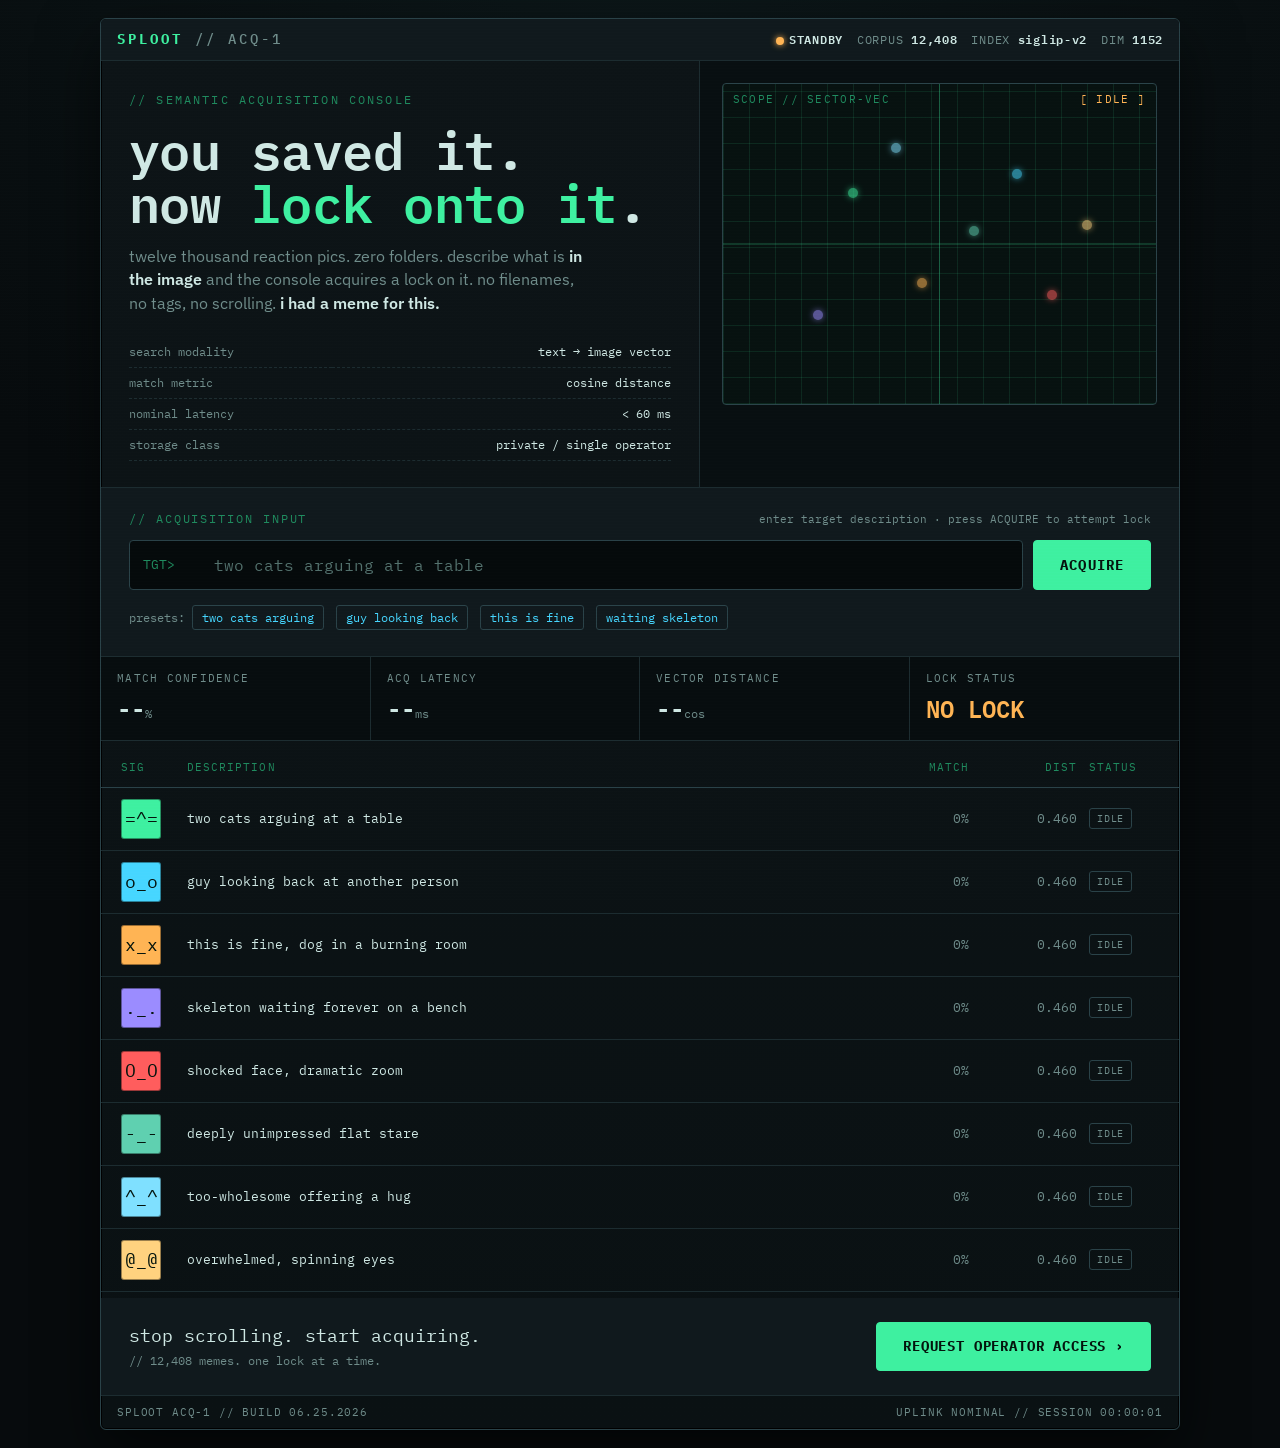
<file: primitives/skills/design/references/aesthetic-library/cockpit.html>
<!DOCTYPE html>
<html lang="en">
<head>
<meta charset="UTF-8">
<meta name="viewport" content="width=device-width, initial-scale=1.0">
<title>sploot // signal acquisition console</title>
<link rel="preconnect" href="https://fonts.googleapis.com">
<link rel="preconnect" href="https://fonts.gstatic.com" crossorigin>
<link href="https://fonts.googleapis.com/css2?family=IBM+Plex+Mono:wght@400;500;600;700&family=IBM+Plex+Sans:wght@400;500;600&display=swap" rel="stylesheet">
<style>
  /* ============================================================
     SPLOOT // INSTRUMENT PANEL — DARK CONTROL-PANEL VARIANT
     justification for dark (not blueprint): the metaphor is a LIVE
     signal-acquisition console at night — phosphor on black reads as
     "powered instrument", carries the green CRT lock-glow, and gives
     the highest legibility for dense changing numerics. blueprint is
     a static spec drawing; this panel is alive.
     search = acquiring a signal lock on the matching meme.
     ============================================================ */

  :root{
    --bg:#070b0d;
    --panel:#0d1417;
    --panel-2:#10191d;
    --line:#1c2c30;
    --line-hot:#2a4248;
    --ink:#cfe8e4;
    --ink-dim:#6f8c8a;
    --phos:#3ef0a0;      /* phosphor green — lock / live */
    --phos-dim:#1f8a5e;
    --amber:#ffb454;     /* caution / standby */
    --cyan:#46d6ff;      /* secondary trace */
    --red:#ff5d5d;       /* no-lock / warning */
  }

  *{ box-sizing:border-box; }
  html,body{ margin:0; }
  body{
    background:
      radial-gradient(120% 90% at 50% -10%, #0c181a 0%, var(--bg) 60%);
    color:var(--ink);
    font-family:"IBM Plex Sans", system-ui, sans-serif;
    font-size:15px;
    line-height:1.5;
    min-height:100vh;
    padding:18px;
  }
  /* faint horizontal scanlines across the whole console */
  body::after{
    content:""; position:fixed; inset:0; pointer-events:none; z-index:50;
    background:repeating-linear-gradient(0deg, rgba(255,255,255,0.018) 0 1px, transparent 1px 3px);
    mix-blend-mode:overlay;
  }

  .mono{ font-family:"IBM Plex Mono", ui-monospace, monospace; }

  .console{
    max-width:1080px; margin:0 auto;
    border:1px solid var(--line-hot);
    background:linear-gradient(180deg, var(--panel) 0%, #0a1113 100%);
    border-radius:6px;
    box-shadow:0 0 0 1px #000 inset, 0 24px 60px rgba(0,0,0,0.6);
    overflow:hidden;
  }

  /* ---------- TOP STATUS BAR ---------- */
  .topbar{
    display:flex; align-items:center; gap:14px; flex-wrap:wrap;
    padding:10px 16px;
    border-bottom:1px solid var(--line);
    background:var(--panel-2);
    font-family:"IBM Plex Mono", monospace;
    font-size:12px;
    letter-spacing:0.06em;
  }
  .brand{ font-weight:700; letter-spacing:0.22em; color:var(--phos); font-size:14px; }
  .brand .unit{ color:var(--ink-dim); font-weight:500; }
  .topbar .spacer{ flex:1; }
  .stat{ color:var(--ink-dim); white-space:nowrap; }
  .stat b{ color:var(--ink); font-weight:600; }
  .led{ display:inline-block; width:8px; height:8px; border-radius:50%; vertical-align:middle; margin-right:5px; }
  .led.ok{ background:var(--phos); box-shadow:0 0 8px var(--phos); }
  .led.idle{ background:var(--amber); box-shadow:0 0 6px var(--amber); }

  /* ---------- HERO READOUT ---------- */
  .hero{ display:grid; grid-template-columns:1.25fr 1fr; gap:0; }
  @media (max-width:820px){ .hero{ grid-template-columns:1fr; } }

  .hero-left{ padding:30px 28px 26px; border-right:1px solid var(--line); }
  .hero-left .desig{
    font-family:"IBM Plex Mono", monospace; font-size:12px; letter-spacing:0.18em;
    color:var(--phos-dim); text-transform:uppercase; margin-bottom:14px;
  }
  h1{
    font-family:"IBM Plex Mono", monospace;
    font-size:clamp(30px, 4.6vw, 52px);
    line-height:1.02; margin:0 0 16px; font-weight:600;
    letter-spacing:-0.01em; color:var(--ink);
  }
  h1 .lo{ color:var(--phos); }
  .lede{ color:var(--ink-dim); font-size:15.5px; max-width:46ch; margin:0 0 22px; }
  .lede b{ color:var(--ink); font-weight:600; }

  /* hairline spec table — pure technical linework */
  .spec{
    width:100%; border-collapse:collapse;
    font-family:"IBM Plex Mono", monospace; font-size:12px;
  }
  .spec td{ padding:6px 0; border-bottom:1px dashed var(--line); color:var(--ink-dim); }
  .spec td:last-child{ text-align:right; color:var(--ink); }

  /* ---------- THE SCOPE (right) ---------- */
  .hero-right{ padding:22px; background:#080f11; position:relative; }
  .scope-frame{
    border:1px solid var(--line-hot);
    border-radius:4px;
    background:
      linear-gradient(0deg, rgba(62,240,160,0.03), rgba(62,240,160,0.03)),
      #050a0b;
    position:relative; overflow:hidden;
    aspect-ratio:1.35 / 1;
  }
  /* graticule grid drawn in CSS */
  .scope-frame::before{
    content:""; position:absolute; inset:0;
    background:
      repeating-linear-gradient(0deg, rgba(62,240,160,0.10) 0 1px, transparent 1px 26px),
      repeating-linear-gradient(90deg, rgba(62,240,160,0.10) 0 1px, transparent 1px 26px);
  }
  /* center crosshair */
  .scope-frame::after{
    content:""; position:absolute; inset:0;
    background:
      linear-gradient(0deg, transparent calc(50% - 1px), rgba(62,240,160,0.35) 50%, transparent calc(50% + 1px)),
      linear-gradient(90deg, transparent calc(50% - 1px), rgba(62,240,160,0.35) 50%, transparent calc(50% + 1px));
  }
  .scope-label{
    position:absolute; top:8px; left:10px; z-index:3;
    font-family:"IBM Plex Mono", monospace; font-size:10.5px; letter-spacing:0.12em;
    color:var(--phos-dim); text-transform:uppercase;
  }
  .scope-mode{
    position:absolute; top:8px; right:10px; z-index:3;
    font-family:"IBM Plex Mono", monospace; font-size:10.5px; letter-spacing:0.12em;
  }
  .scope-mode .m-idle{ color:var(--amber); }
  .scope-mode .m-scan{ color:var(--cyan); }
  .scope-mode .m-lock{ color:var(--phos); }

  /* blips: meme stand-ins as signal points on the scope */
  .blip{
    position:absolute; width:10px; height:10px; border-radius:50%;
    transform:translate(-50%,-50%); z-index:2;
    background:var(--cyan); box-shadow:0 0 6px var(--cyan);
    transition:transform .25s ease, box-shadow .25s ease, background .25s ease, opacity .25s;
    opacity:0.55;
  }
  .blip.locked{
    background:var(--phos); box-shadow:0 0 14px var(--phos), 0 0 28px var(--phos);
    opacity:1; width:13px; height:13px;
  }
  /* lock reticle that snaps onto the locked blip */
  .reticle{
    position:absolute; z-index:3; width:54px; height:54px;
    transform:translate(-50%,-50%); pointer-events:none;
    border:1px solid var(--phos); border-radius:2px;
    opacity:0; transition:left .45s cubic-bezier(.2,.8,.2,1), top .45s cubic-bezier(.2,.8,.2,1), opacity .2s;
  }
  .reticle::before, .reticle::after{
    content:""; position:absolute; background:var(--phos);
  }
  .reticle::before{ left:50%; top:-7px; width:1px; height:14px; transform:translateX(-50%); }
  .reticle::after{ top:50%; left:-7px; height:1px; width:14px; transform:translateY(-50%); }
  .reticle .corner{ position:absolute; width:8px; height:8px; border:1px solid var(--phos); }
  .reticle .corner.tl{ left:-1px; top:-1px; border-right:0; border-bottom:0; }
  .reticle .corner.tr{ right:-1px; top:-1px; border-left:0; border-bottom:0; }
  .reticle .corner.bl{ left:-1px; bottom:-1px; border-right:0; border-top:0; }
  .reticle .corner.br{ right:-1px; bottom:-1px; border-left:0; border-top:0; }
  .reticle.on{ opacity:1; }

  /* sweep line */
  .sweep{
    position:absolute; left:50%; top:50%; width:50%; height:1px; z-index:1;
    transform-origin:left center;
    background:linear-gradient(90deg, rgba(62,240,160,0.0), rgba(62,240,160,0.55));
    opacity:0;
  }

  /* ---------- ACQUISITION FORM ---------- */
  .acq{
    padding:22px 28px 26px;
    border-top:1px solid var(--line);
    background:var(--panel-2);
  }
  .acq-head{
    display:flex; justify-content:space-between; align-items:baseline; flex-wrap:wrap; gap:8px;
    margin-bottom:12px;
  }
  .acq-head .t{ font-family:"IBM Plex Mono",monospace; font-size:12px; letter-spacing:0.16em; color:var(--phos-dim); text-transform:uppercase; }
  .acq-head .h{ font-family:"IBM Plex Mono",monospace; font-size:11px; color:var(--ink-dim); }

  form.acq-form{ display:flex; gap:10px; align-items:stretch; }
  @media (max-width:560px){ form.acq-form{ flex-direction:column; } }

  .field{ flex:1; position:relative; }
  label.sr{ position:absolute; width:1px; height:1px; overflow:hidden; clip:rect(0,0,0,0); }
  .field .pre{
    position:absolute; left:14px; top:50%; transform:translateY(-50%);
    font-family:"IBM Plex Mono",monospace; font-size:13px; color:var(--phos-dim);
    pointer-events:none;
  }
  input[type="search"]{
    width:100%;
    font-family:"IBM Plex Mono", monospace;
    font-size:16px; color:var(--ink);
    background:#050a0b;
    border:1px solid var(--line-hot);
    border-radius:4px;
    padding:14px 14px 14px 84px;
    caret-color:var(--phos);
  }
  input[type="search"]::placeholder{ color:#52706c; }
  input[type="search"]:focus-visible{
    outline:2px solid var(--phos); outline-offset:1px; border-color:var(--phos);
  }
  button.acquire{
    font-family:"IBM Plex Mono", monospace; font-weight:700;
    font-size:14px; letter-spacing:0.08em;
    color:#04140d; background:var(--phos);
    border:1px solid var(--phos); border-radius:4px;
    padding:0 26px; cursor:pointer; white-space:nowrap;
    text-transform:uppercase;
  }
  button.acquire:hover{ background:#5cffba; }
  button.acquire:focus-visible{ outline:2px solid var(--cyan); outline-offset:2px; }
  button.acquire:disabled{ opacity:0.55; cursor:progress; }

  .presets{ margin-top:12px; font-family:"IBM Plex Mono",monospace; font-size:11.5px; color:var(--ink-dim); }
  .presets button{
    font:inherit; color:var(--cyan); background:transparent;
    border:1px solid var(--line-hot); border-radius:3px;
    padding:3px 9px; margin:3px 5px 0 0; cursor:pointer;
  }
  .presets button:hover{ border-color:var(--cyan); color:#9ee9ff; }
  .presets button:focus-visible{ outline:2px solid var(--cyan); outline-offset:1px; }

  /* ---------- TELEMETRY READOUT STRIP ---------- */
  .telemetry{
    display:grid; grid-template-columns:repeat(4,1fr);
    border-top:1px solid var(--line); border-bottom:1px solid var(--line);
    background:#070d0f;
  }
  @media (max-width:560px){ .telemetry{ grid-template-columns:repeat(2,1fr); } }
  .tcell{ padding:14px 16px; border-right:1px solid var(--line); }
  .tcell:last-child{ border-right:0; }
  .tcell .k{ font-family:"IBM Plex Mono",monospace; font-size:10.5px; letter-spacing:0.12em; color:var(--ink-dim); text-transform:uppercase; }
  .tcell .v{
    font-family:"IBM Plex Mono",monospace; font-size:24px; font-weight:600;
    color:var(--ink); margin-top:3px; font-variant-numeric:tabular-nums;
  }
  .tcell .v.lock{ color:var(--phos); }
  .tcell .v.warn{ color:var(--amber); }
  .tcell .u{ font-size:12px; color:var(--ink-dim); font-weight:400; }

  /* ---------- TARGET LOG ---------- */
  .targetlog{ padding:8px 0 6px; }
  .log-row{
    display:grid;
    grid-template-columns:54px 1fr 84px 96px 70px;
    align-items:center;
    gap:12px;
    padding:11px 20px;
    border-bottom:1px solid var(--line);
    font-family:"IBM Plex Mono", monospace; font-size:13px;
    color:var(--ink-dim);
  }
  .log-row.head{ color:var(--phos-dim); font-size:10.5px; letter-spacing:0.1em; text-transform:uppercase; border-bottom:1px solid var(--line-hot); }
  .log-row .glyph{
    width:40px; height:40px; border-radius:3px; display:flex; align-items:center; justify-content:center;
    font-size:18px; color:#04140d; border:1px solid rgba(0,0,0,0.4);
  }
  .log-row .desc{ color:var(--ink); white-space:nowrap; overflow:hidden; text-overflow:ellipsis; }
  .log-row .num{ text-align:right; font-variant-numeric:tabular-nums; }
  .log-row .pct.hi{ color:var(--phos); }
  .log-row .tag{
    justify-self:start; font-size:10px; letter-spacing:0.08em;
    padding:2px 7px; border-radius:3px; border:1px solid var(--line-hot); color:var(--ink-dim);
  }
  .log-row.locked{ background:rgba(62,240,160,0.06); }
  .log-row.locked .tag{ color:var(--phos); border-color:var(--phos); }
  @media (max-width:680px){
    .log-row{ grid-template-columns:40px 1fr 64px; }
    .log-row .col-dist, .log-row .col-tag{ display:none; }
  }

  /* ---------- CTA FOOTER ---------- */
  .footer{
    display:flex; justify-content:space-between; align-items:center; flex-wrap:wrap; gap:16px;
    padding:24px 28px;
    background:var(--panel-2);
  }
  .footer .pitch{ font-family:"IBM Plex Mono",monospace; }
  .footer .pitch .big{ font-size:18px; color:var(--ink); }
  .footer .pitch .sm{ font-size:12px; color:var(--ink-dim); margin-top:3px; }
  a.signup{
    font-family:"IBM Plex Mono",monospace; font-weight:700; letter-spacing:0.06em;
    font-size:14px; text-transform:uppercase; text-decoration:none;
    color:#04140d; background:var(--phos);
    border:1px solid var(--phos); border-radius:4px; padding:13px 26px;
    display:inline-block;
  }
  a.signup:hover{ background:#5cffba; }
  a.signup:focus-visible{ outline:2px solid var(--cyan); outline-offset:2px; }

  .bottombar{
    border-top:1px solid var(--line);
    padding:9px 16px;
    font-family:"IBM Plex Mono",monospace; font-size:10.5px; letter-spacing:0.08em;
    color:var(--ink-dim);
    display:flex; justify-content:space-between; flex-wrap:wrap; gap:8px;
  }

  /* animation gating */
  @media (prefers-reduced-motion: no-preference){
    .led.ok{ animation:pulse 2.4s ease-in-out infinite; }
    .sweep.run{ animation:sweep 0.9s linear; }
    .blip.drift{ animation:drift 6s ease-in-out infinite alternate; }
  }
  @keyframes pulse{ 0%,100%{ opacity:1; } 50%{ opacity:0.4; } }
  @keyframes sweep{ from{ transform:rotate(0deg); opacity:0.8; } to{ transform:rotate(360deg); opacity:0; } }
  @keyframes drift{ from{ margin-left:-2px; } to{ margin-left:2px; } }
</style>
</head>
<body>
<main class="console" aria-label="sploot signal acquisition console">

  <!-- STATUS BAR -->
  <div class="topbar">
    <span class="brand">SPLOOT <span class="unit">// ACQ-1</span></span>
    <span class="spacer"></span>
    <span class="stat"><span class="led idle" id="led"></span><b id="sysmode">STANDBY</b></span>
    <span class="stat">CORPUS <b>12,408</b></span>
    <span class="stat">INDEX <b>siglip-v2</b></span>
    <span class="stat mono">DIM <b>1152</b></span>
  </div>

  <!-- HERO -->
  <div class="hero">
    <div class="hero-left">
      <div class="desig">// semantic acquisition console</div>
      <h1>you saved it.<br>now <span class="lo">lock onto it</span>.</h1>
      <p class="lede">
        twelve thousand reaction pics. zero folders. describe what is
        <b>in the image</b> and the console acquires a lock on it. no filenames,
        no tags, no scrolling. <b>i had a meme for this.</b>
      </p>
      <table class="spec" aria-label="system specifications">
        <tr><td>search modality</td><td>text &rarr; image vector</td></tr>
        <tr><td>match metric</td><td>cosine distance</td></tr>
        <tr><td>nominal latency</td><td>&lt; 60 ms</td></tr>
        <tr><td>storage class</td><td>private / single operator</td></tr>
      </table>
    </div>

    <!-- THE SCOPE -->
    <div class="hero-right">
      <div class="scope-frame" id="scope">
        <span class="scope-label">SCOPE // SECTOR-VEC</span>
        <span class="scope-mode mono" id="scopeMode"><span class="m-idle">[ IDLE ]</span></span>
        <div class="sweep" id="sweep"></div>
        <div class="reticle" id="reticle">
          <span class="corner tl"></span><span class="corner tr"></span>
          <span class="corner bl"></span><span class="corner br"></span>
        </div>
        <!-- blips injected by JS -->
      </div>
    </div>
  </div>

  <!-- ACQUISITION FORM -->
  <div class="acq">
    <div class="acq-head">
      <span class="t">// acquisition input</span>
      <span class="h" id="acqHint">enter target description &middot; press ACQUIRE to attempt lock</span>
    </div>
    <form class="acq-form" id="acqForm" autocomplete="off">
      <div class="field">
        <label class="sr" for="q">describe the meme to acquire</label>
        <span class="pre mono">TGT&gt;</span>
        <input type="search" id="q" name="q" placeholder="two cats arguing at a table">
      </div>
      <button type="submit" class="acquire" id="acqBtn">acquire</button>
    </form>
    <div class="presets" aria-label="preset target descriptions">
      presets:
      <button type="button" data-q="two cats arguing at a table">two cats arguing</button>
      <button type="button" data-q="guy looking back at another person">guy looking back</button>
      <button type="button" data-q="this is fine dog in a burning room">this is fine</button>
      <button type="button" data-q="skeleton waiting forever on a bench">waiting skeleton</button>
    </div>
  </div>

  <!-- TELEMETRY READOUT -->
  <div class="telemetry" aria-live="polite">
    <div class="tcell">
      <div class="k">match confidence</div>
      <div class="v" id="tMatch">--<span class="u">%</span></div>
    </div>
    <div class="tcell">
      <div class="k">acq latency</div>
      <div class="v" id="tLat">--<span class="u">ms</span></div>
    </div>
    <div class="tcell">
      <div class="k">vector distance</div>
      <div class="v" id="tDist">--<span class="u">cos</span></div>
    </div>
    <div class="tcell">
      <div class="k">lock status</div>
      <div class="v warn" id="tLock">NO LOCK</div>
    </div>
  </div>

  <!-- TARGET LOG -->
  <div class="targetlog" id="targetLog">
    <div class="log-row head">
      <span>SIG</span>
      <span>DESCRIPTION</span>
      <span class="num">MATCH</span>
      <span class="num col-dist">DIST</span>
      <span class="col-tag">STATUS</span>
    </div>
    <!-- rows injected by JS -->
  </div>

  <!-- CTA -->
  <div class="footer">
    <div class="pitch">
      <div class="big">stop scrolling. start acquiring.</div>
      <div class="sm">// 12,408 memes. one lock at a time.</div>
    </div>
    <a class="signup" href="#" id="signup">request operator access &rsaquo;</a>
  </div>

  <div class="bottombar">
    <span>SPLOOT ACQ-1 // BUILD 06.25.2026</span>
    <span id="uptime">UPLINK NOMINAL // SESSION 00:00:00</span>
  </div>

</main>

<script>
  /* ---------- CORPUS: license-safe ascii-glyph meme stand-ins ----------
     each entry carries scope coords (x,y in %), a swatch color, and
     searchable keywords. no real images anywhere. */
  var CORPUS = [
    { id:"S-01", g:"=^=", c:"#3ef0a0", x:30, y:34, cap:"two cats arguing at a table", kw:"two cats arguing table fight dinner woman pointing white cat" },
    { id:"S-02", g:"o_o", c:"#46d6ff", x:68, y:28, cap:"guy looking back at another person", kw:"guy looking back boyfriend distracted girl jealous walking" },
    { id:"S-03", g:"x_x", c:"#ffb454", x:46, y:62, cap:"this is fine, dog in a burning room", kw:"this is fine dog fire room burning coffee everything okay calm" },
    { id:"S-04", g:"._.", c:"#9b8cff", x:22, y:72, cap:"skeleton waiting forever on a bench", kw:"skeleton waiting bench forever still here patience timeout" },
    { id:"S-05", g:"O_O", c:"#ff5d5d", x:76, y:66, cap:"shocked face, dramatic zoom", kw:"shocked dramatic zoom surprise gasp reaction disbelief" },
    { id:"S-06", g:"-_-", c:"#5fd0b0", x:58, y:46, cap:"deeply unimpressed flat stare", kw:"unimpressed flat stare judgment disapproval skeptical disgust" },
    { id:"S-07", g:"^_^", c:"#7fe0ff", x:40, y:20, cap:"too-wholesome offering a hug", kw:"hug wholesome offering arms affection soft happy" },
    { id:"S-08", g:"@_@", c:"#ffd27f", x:84, y:44, cap:"overwhelmed, spinning eyes", kw:"overwhelmed dizzy spinning confused too much stress panic" }
  ];

  var scope = document.getElementById("scope");
  var reticle = document.getElementById("reticle");
  var sweep = document.getElementById("sweep");
  var scopeMode = document.getElementById("scopeMode");
  var prefersReduced = window.matchMedia("(prefers-reduced-motion: reduce)").matches;

  /* plot all blips onto the scope at load */
  CORPUS.forEach(function(item){
    var b = document.createElement("div");
    b.className = "blip" + (prefersReduced ? "" : " drift");
    b.id = "blip-" + item.id;
    b.style.left = item.x + "%";
    b.style.top = item.y + "%";
    b.style.background = item.c;
    b.style.boxShadow = "0 0 6px " + item.c;
    b.title = item.cap;
    scope.appendChild(b);
  });

  /* keyword overlap scorer — stand-in for the real embedding match.
     returns a 0..1 confidence used to drive the telemetry. */
  function scoreAll(query){
    var q = query.toLowerCase().split(/[^a-z]+/).filter(function(t){ return t.length > 2; });
    return CORPUS.map(function(it){
      var hay = (it.kw + " " + it.cap).toLowerCase();
      var hits = 0;
      q.forEach(function(t){ if (hay.indexOf(t) !== -1) hits++; });
      var conf = q.length ? hits / q.length : 0;
      return { it: it, conf: conf, hits: hits };
    }).sort(function(a,b){ return b.conf - a.conf || b.hits - a.hits; });
  }

  function fmtPct(c){ return Math.round(c * 100); }
  function confToDist(c){
    /* cosine distance: high confidence => low distance. plausible numerics. */
    var d = 0.04 + (1 - c) * 0.42;
    return d.toFixed(3);
  }

  function setMode(state){
    if (state === "scan"){
      scopeMode.innerHTML = '<span class="m-scan">[ SCAN ]</span>';
      document.getElementById("sysmode").textContent = "ACQUIRING";
    } else if (state === "lock"){
      scopeMode.innerHTML = '<span class="m-lock">[ LOCK ]</span>';
      document.getElementById("sysmode").textContent = "LOCKED";
      document.getElementById("led").className = "led ok";
    } else if (state === "nolock"){
      scopeMode.innerHTML = '<span class="m-idle">[ NO LOCK ]</span>';
      document.getElementById("sysmode").textContent = "NO LOCK";
    } else {
      scopeMode.innerHTML = '<span class="m-idle">[ IDLE ]</span>';
    }
  }

  function clearLock(){
    reticle.classList.remove("on");
    Array.prototype.forEach.call(scope.querySelectorAll(".blip"), function(b){
      b.classList.remove("locked");
    });
  }

  function renderLog(ranked, lockedId){
    var log = document.getElementById("targetLog");
    /* keep header, rebuild rows */
    var head = log.querySelector(".log-row.head");
    log.innerHTML = "";
    log.appendChild(head);
    ranked.forEach(function(r){
      var locked = r.it.id === lockedId;
      var row = document.createElement("div");
      row.className = "log-row" + (locked ? " locked" : "");
      var pct = fmtPct(r.conf);
      row.innerHTML =
        '<span class="glyph mono" style="background:' + r.it.c + '">' + escapeHtml(r.it.g) + '</span>' +
        '<span class="desc">' + escapeHtml(r.it.cap) + '</span>' +
        '<span class="num pct ' + (locked ? 'hi' : '') + '">' + pct + '%</span>' +
        '<span class="num col-dist">' + confToDist(r.conf) + '</span>' +
        '<span class="col-tag tag">' + (locked ? 'LOCKED' : (pct > 0 ? 'TRACK' : 'IDLE')) + '</span>';
      log.appendChild(row);
    });
  }

  function escapeHtml(s){
    return String(s).replace(/[&<>"']/g, function(c){
      return ({ "&":"&amp;","<":"&lt;",">":"&gt;",'"':"&quot;","'":"&#39;" })[c];
    });
  }

  function attemptLock(query){
    query = (query || "").trim();
    if (!query) return;

    var ranked = scoreAll(query);
    var best = ranked[0];
    var hasLock = best.conf > 0;
    var btn = document.getElementById("acqBtn");

    clearLock();

    /* --- reduced motion: jump straight to the resolved state --- */
    if (prefersReduced){
      finishLock(ranked, best, hasLock);
      return;
    }

    /* --- animated acquisition sequence --- */
    btn.disabled = true;
    setMode("scan");
    sweep.classList.remove("run"); void sweep.offsetWidth; sweep.classList.add("run");
    document.getElementById("acqHint").textContent = "scanning vector sector // " + CORPUS.length + " signatures...";

    /* count latency up while scanning for live-instrument feel */
    var latEl = document.getElementById("tLat");
    var matchEl = document.getElementById("tMatch");
    var t0 = performance.now();
    var ticker = setInterval(function(){
      var ms = Math.round(performance.now() - t0);
      latEl.innerHTML = ms + '<span class="u">ms</span>';
      matchEl.innerHTML = Math.round(Math.random()*100) + '<span class="u">%</span>';
    }, 40);

    setTimeout(function(){
      clearInterval(ticker);
      btn.disabled = false;
      finishLock(ranked, best, hasLock);
    }, 900);
  }

  function finishLock(ranked, best, hasLock){
    /* realistic-but-stable latency: ~38-58ms */
    var latency = (38 + Math.floor(Math.random() * 21));
    var conf = best.conf;

    document.getElementById("tLat").innerHTML = latency + '<span class="u">ms</span>';
    document.getElementById("tDist").innerHTML = confToDist(conf) + '<span class="u">cos</span>';

    var matchEl = document.getElementById("tMatch");
    var lockEl = document.getElementById("tLock");

    if (hasLock){
      matchEl.innerHTML = fmtPct(conf) + '<span class="u">%</span>';
      matchEl.className = "v lock";
      lockEl.textContent = "LOCKED";
      lockEl.className = "v lock";
      setMode("lock");

      /* snap reticle onto winning blip; light it up */
      reticle.style.left = best.it.x + "%";
      reticle.style.top = best.it.y + "%";
      reticle.classList.add("on");
      var blip = document.getElementById("blip-" + best.it.id);
      if (blip) blip.classList.add("locked");

      document.getElementById("acqHint").textContent =
        "lock acquired // signature " + best.it.id + " // “" + best.it.cap + "”";
    } else {
      matchEl.innerHTML = '0<span class="u">%</span>';
      matchEl.className = "v warn";
      lockEl.textContent = "NO LOCK";
      lockEl.className = "v warn";
      setMode("nolock");
      document.getElementById("acqHint").textContent =
        "no signature above threshold // showing nearest tracks";
    }

    renderLog(ranked, hasLock ? best.it.id : null);
  }

  /* wire up form + presets */
  document.getElementById("acqForm").addEventListener("submit", function(e){
    e.preventDefault();
    attemptLock(document.getElementById("q").value);
  });
  Array.prototype.forEach.call(document.querySelectorAll(".presets button"), function(btn){
    btn.addEventListener("click", function(){
      var q = btn.getAttribute("data-q");
      document.getElementById("q").value = q;
      attemptLock(q);
    });
  });
  document.getElementById("signup").addEventListener("click", function(e){
    e.preventDefault();
    alert("operator access request received. (demo console. the real uplink lives on sploot.app)");
  });

  /* session uptime clock — live numerics in the bottom bar */
  (function(){
    var start = Date.now();
    function pad(n){ return String(n).padStart(2, "0"); }
    setInterval(function(){
      var s = Math.floor((Date.now() - start) / 1000);
      var hh = pad(Math.floor(s/3600)), mm = pad(Math.floor((s%3600)/60)), ss = pad(s%60);
      document.getElementById("uptime").textContent = "UPLINK NOMINAL // SESSION " + hh + ":" + mm + ":" + ss;
    }, 1000);
  })();

  /* initial idle log so the panel is never empty */
  renderLog(CORPUS.map(function(it){ return { it: it, conf: 0, hits: 0 }; }), null);
</script>
</body>
</html>
</file>
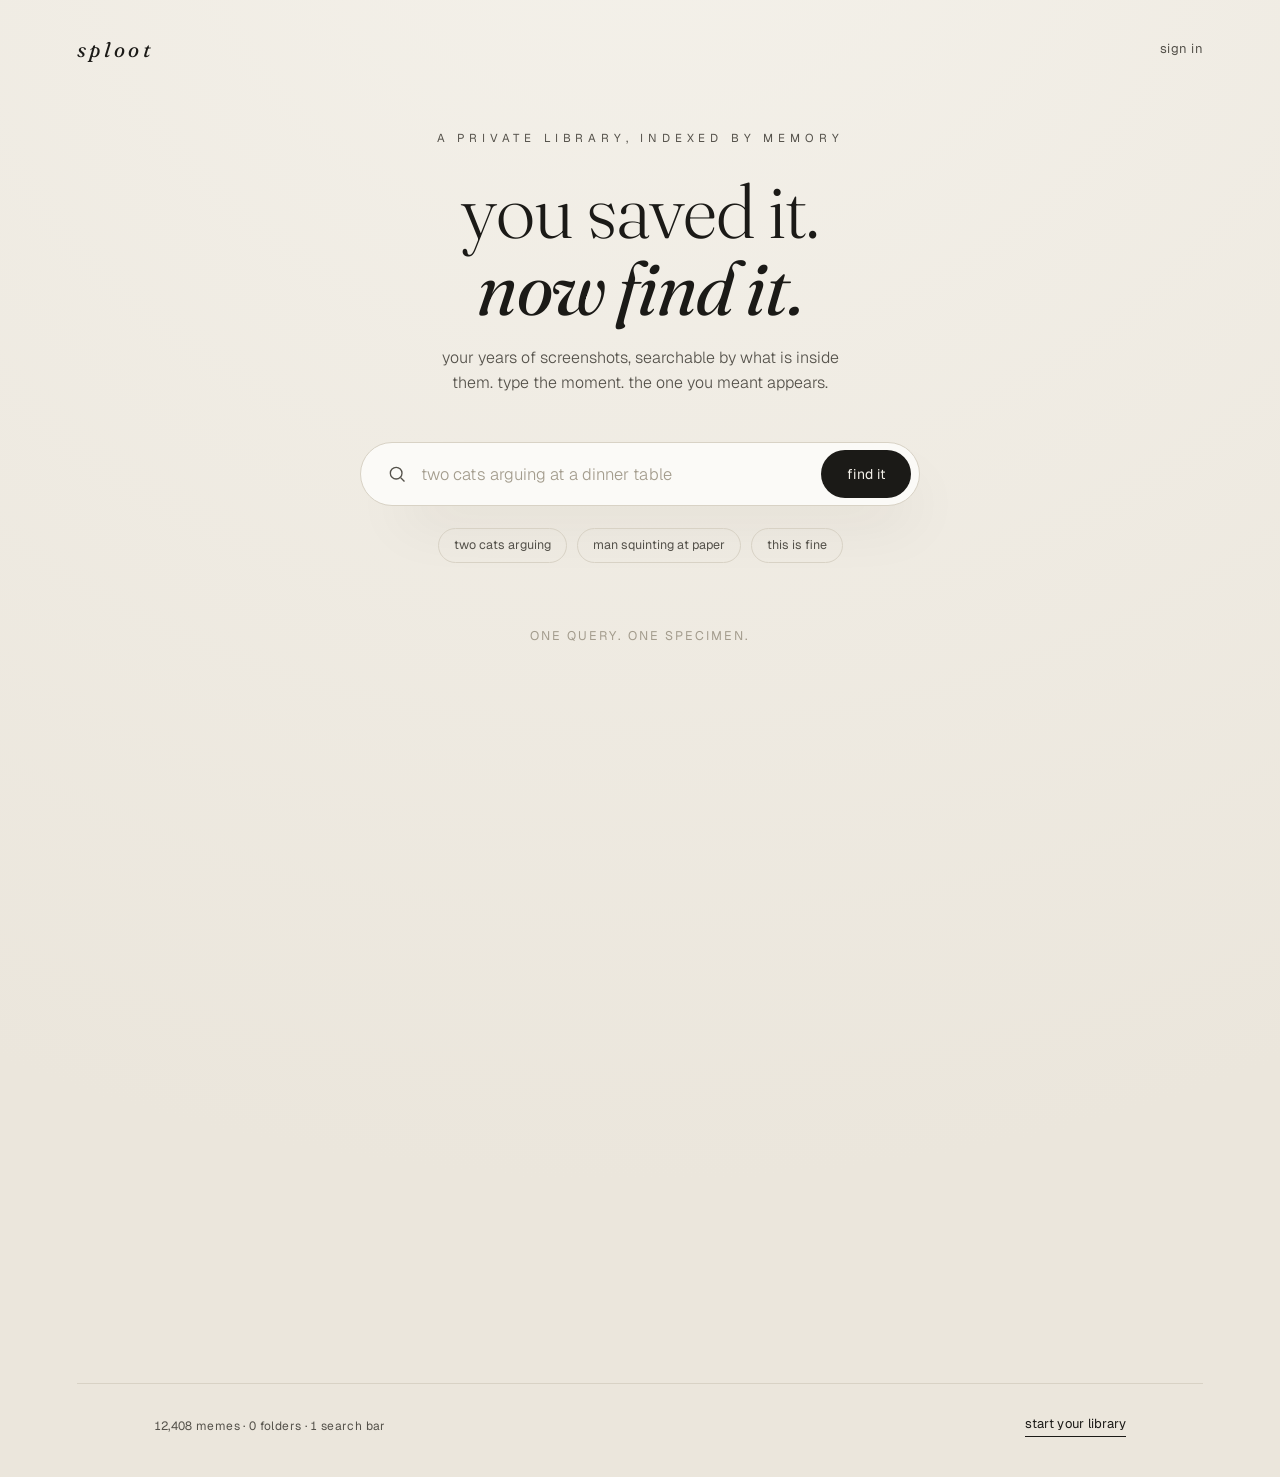
<file: primitives/skills/design/references/aesthetic-library/luxe.html>
<!DOCTYPE html>
<html lang="en">
<head>
<meta charset="UTF-8" />
<meta name="viewport" content="width=device-width, initial-scale=1.0" />
<title>sploot · you saved it. now find it.</title>
<link rel="preconnect" href="https://fonts.googleapis.com" />
<link rel="preconnect" href="https://fonts.gstatic.com" crossorigin />
<link href="https://fonts.googleapis.com/css2?family=Fraunces:ital,opsz,wght@0,9..144,300;0,9..144,400;1,9..144,400&family=Geist:wght@300;400;500&display=swap" rel="stylesheet" />
<style>
  :root{
    /* gallery-grade neutrals: warm paper + ink, one quiet accent */
    --paper:#f4f1ea;
    --paper-deep:#ebe6dc;
    --ink:#1b1a17;
    --ink-soft:#54514a;
    --line:#d8d2c5;
    --accent:#7a5230;        /* aged bronze, used once */
    --spec:#fbfaf7;          /* the specimen card */
    --focus:#1b1a17;
    --shadow:18px 30px 60px -28px rgba(40,33,22,.30);
    --ease:cubic-bezier(.22,.61,.36,1);
  }
  *{box-sizing:border-box}
  html{-webkit-font-smoothing:antialiased;text-rendering:optimizeLegibility}
  body{
    margin:0;
    background:
      radial-gradient(120% 90% at 50% -10%, var(--paper) 0%, var(--paper-deep) 100%);
    color:var(--ink);
    font-family:"Geist",system-ui,sans-serif;
    font-weight:400;
    line-height:1.5;
    min-height:100vh;
    display:flex;
    flex-direction:column;
  }
  a{color:inherit}
  ::selection{background:rgba(122,82,48,.18)}

  /* ---- frame ---- */
  .masthead{
    display:flex;align-items:center;justify-content:space-between;
    padding:34px clamp(24px,6vw,90px) 0;
  }
  .wordmark{
    font-family:"Fraunces",serif;
    font-weight:400;
    font-size:21px;
    letter-spacing:.16em;
    text-transform:lowercase;
  }
  .wordmark b{font-weight:400;font-style:italic}
  .signin{
    font-size:13px;letter-spacing:.04em;color:var(--ink-soft);
    text-decoration:none;border-bottom:1px solid transparent;
    padding-bottom:2px;transition:border-color .3s var(--ease),color .3s var(--ease);
  }
  .signin:hover,.signin:focus-visible{color:var(--ink);border-color:var(--ink)}

  main{
    flex:1;
    display:flex;flex-direction:column;align-items:center;justify-content:center;
    padding:clamp(40px,7vh,96px) clamp(24px,6vw,90px);
    width:100%;
  }
  .stage{width:100%;max-width:760px;text-align:center}

  .eyebrow{
    font-size:11.5px;letter-spacing:.42em;text-transform:uppercase;
    color:var(--ink-soft);margin:0 0 26px;
  }
  h1{
    font-family:"Fraunces",serif;
    font-weight:300;
    font-size:clamp(40px,7vw,76px);
    line-height:1.02;
    letter-spacing:-.012em;
    margin:0 0 18px;
  }
  h1 em{font-style:italic;font-weight:400}
  .sub{
    max-width:42ch;margin:0 auto 46px;
    color:var(--ink-soft);font-size:16px;line-height:1.6;
    font-weight:300;
  }

  /* ---- search ---- */
  form{margin:0 auto;max-width:560px;width:100%}
  .field{
    display:flex;align-items:center;gap:14px;
    background:var(--spec);
    border:1px solid var(--line);
    border-radius:999px;
    padding:7px 8px 7px 26px;
    box-shadow:var(--shadow);
    transition:border-color .35s var(--ease), box-shadow .35s var(--ease), transform .35s var(--ease);
  }
  .field:focus-within{
    border-color:var(--ink);
    box-shadow:22px 36px 70px -30px rgba(40,33,22,.36);
    transform:translateY(-2px);
  }
  .field svg{flex:none;color:var(--ink-soft)}
  label.vh{position:absolute;width:1px;height:1px;overflow:hidden;clip:rect(0 0 0 0);white-space:nowrap}
  input[type=search]{
    flex:1;border:0;background:transparent;outline:none;
    font-family:"Geist",sans-serif;font-size:16.5px;color:var(--ink);
    font-weight:400;padding:13px 0;letter-spacing:.005em;min-width:0;
  }
  input[type=search]::placeholder{color:#a39c8d;font-weight:300}
  input[type=search]::-webkit-search-cancel-button{-webkit-appearance:none}
  .go{
    flex:none;border:0;cursor:pointer;
    background:var(--ink);color:var(--paper);
    font-family:"Geist",sans-serif;font-size:14px;font-weight:400;letter-spacing:.02em;
    padding:0 26px;height:48px;border-radius:999px;
    transition:background .3s var(--ease), transform .25s var(--ease);
  }
  .go:hover{background:#000}
  .go:active{transform:scale(.97)}
  :focus-visible{outline:2.5px solid var(--focus);outline-offset:3px}

  .prompts{
    margin:22px 0 0;display:flex;gap:10px;justify-content:center;flex-wrap:wrap;
    font-size:12.5px;color:var(--ink-soft);
  }
  .prompts button{
    background:transparent;border:1px solid var(--line);border-radius:999px;
    padding:7px 15px;font:inherit;color:var(--ink-soft);cursor:pointer;
    transition:color .3s var(--ease),border-color .3s var(--ease),background .3s var(--ease);
  }
  .prompts button:hover{color:var(--ink);border-color:var(--ink-soft);background:var(--spec)}

  /* ---- specimen ---- */
  .specimen{
    margin:64px auto 0;
    max-width:392px;width:100%;
    opacity:0;transform:translateY(26px) scale(.985);
    transition:opacity .9s var(--ease), transform .9s var(--ease);
    pointer-events:none;
  }
  .specimen.shown{opacity:1;transform:none;pointer-events:auto}
  .plate{
    background:var(--spec);
    border:1px solid var(--line);
    border-radius:6px;
    box-shadow:var(--shadow);
    padding:22px 22px 18px;
    text-align:left;
    position:relative;
  }
  .plate::before{
    /* hairline inner mat, gallery framing */
    content:"";position:absolute;inset:13px;border:1px solid var(--line);
    border-radius:3px;pointer-events:none;
  }
  .art{
    position:relative;z-index:1;
    aspect-ratio:4/5;border-radius:3px;overflow:hidden;
    background:#efe9dd;
    display:grid;place-items:center;
  }
  .art svg{width:100%;height:100%;display:block}
  .placard{
    position:relative;z-index:1;
    display:flex;align-items:flex-end;justify-content:space-between;gap:16px;
    padding:18px 6px 4px;
  }
  .placard .meta{font-size:11px;letter-spacing:.18em;text-transform:uppercase;color:var(--ink-soft);line-height:1.7}
  .placard .title{font-family:"Fraunces",serif;font-style:italic;font-weight:400;font-size:19px;color:var(--ink);margin-top:3px;letter-spacing:.005em}
  .match{
    flex:none;text-align:right;font-size:11px;letter-spacing:.14em;text-transform:uppercase;color:var(--accent);
  }
  .match b{display:block;font-family:"Fraunces",serif;font-style:normal;font-weight:400;font-size:26px;letter-spacing:0;color:var(--ink);margin-top:2px}

  .foundline{
    text-align:center;margin:26px 0 0;font-size:13px;color:var(--ink-soft);
    font-weight:300;letter-spacing:.01em;
  }
  .foundline strong{color:var(--ink);font-weight:400}

  /* idle hint occupies the specimen slot before search */
  .hint{
    margin:64px auto 0;color:#a39c8d;font-size:12.5px;letter-spacing:.16em;
    text-transform:uppercase;
  }
  .hint.gone{display:none}

  footer{
    padding:30px clamp(24px,6vw,90px) 40px;
    display:flex;align-items:center;justify-content:space-between;gap:20px;flex-wrap:wrap;
    border-top:1px solid var(--line);
    margin:0 clamp(24px,6vw,90px);
    font-size:12px;color:var(--ink-soft);letter-spacing:.03em;
  }
  footer .count{font-variant-numeric:tabular-nums}
  .cta{
    text-decoration:none;color:var(--ink);font-size:13px;letter-spacing:.02em;
    border-bottom:1px solid var(--ink);padding-bottom:2px;
    transition:opacity .3s var(--ease);
  }
  .cta:hover{opacity:.6}

  @media (max-width:560px){
    .go{padding:0 18px}
    footer{margin:0;border-radius:0}
  }

  @media (prefers-reduced-motion:reduce){
    *,*::before,*::after{transition:none!important;animation:none!important}
    .specimen{opacity:1;transform:none}
    .field:focus-within{transform:none}
  }
</style>
</head>
<body>
  <header class="masthead">
    <div class="wordmark"><b>sploot</b></div>
    <a class="signin" href="#signup">sign in</a>
  </header>

  <main>
    <section class="stage">
      <p class="eyebrow">a private library, indexed by memory</p>
      <h1>you saved it.<br><em>now find it.</em></h1>
      <p class="sub">your years of screenshots, searchable by what is inside them. type the moment. the one you meant appears.</p>

      <form id="finder" autocomplete="off">
        <div class="field">
          <svg width="20" height="20" viewBox="0 0 24 24" fill="none" stroke="currentColor" stroke-width="1.6" aria-hidden="true"><circle cx="11" cy="11" r="7"/><line x1="21" y1="21" x2="16.5" y2="16.5"/></svg>
          <label class="vh" for="q">describe the meme you are looking for</label>
          <input id="q" name="q" type="search" placeholder="two cats arguing at a dinner table" />
          <button class="go" type="submit">find it</button>
        </div>
      </form>

      <div class="prompts" aria-label="example searches">
        <button type="button" data-q="two cats arguing at a dinner table">two cats arguing</button>
        <button type="button" data-q="man squinting at a tiny piece of paper">man squinting at paper</button>
        <button type="button" data-q="dog sitting calmly in a burning room">this is fine</button>
      </div>

      <p class="hint" id="hint">one query. one specimen.</p>

      <article class="specimen" id="specimen" aria-live="polite">
        <div class="plate">
          <div class="art" id="art"></div>
          <div class="placard">
            <div>
              <div class="meta" id="prov">specimen no. 04 408 · saved oct 2021</div>
              <div class="title" id="ttitle">“i had a meme for this”</div>
            </div>
            <div class="match">match<b id="score">··</b></div>
          </div>
        </div>
        <p class="foundline">located in <strong id="found-from">12,408</strong> saved memes. <strong>zero folders.</strong></p>
      </article>
    </section>
  </main>

  <footer>
    <span class="count">12,408 memes · 0 folders · 1 search bar</span>
    <a class="cta" href="#signup" id="signup">start your library</a>
  </footer>

<script>
(function(){
  var form = document.getElementById('finder');
  var input = document.getElementById('q');
  var spec = document.getElementById('specimen');
  var hint = document.getElementById('hint');
  var art = document.getElementById('art');
  var ttitle = document.getElementById('ttitle');
  var prov = document.getElementById('prov');
  var score = document.getElementById('score');

  // license-safe "specimens": each is a hand-drawn SVG vignette, no real images.
  // muted gallery palette, drawn as a quiet line-and-fill plate.
  function plate(inner){
    return '<svg viewBox="0 0 320 400" preserveAspectRatio="xMidYMid slice" role="img" aria-label="hand-drawn meme specimen">'
      + '<rect width="320" height="400" fill="#efe9dd"/>'
      + '<rect x="0" y="0" width="320" height="400" fill="url(#g)"/>'
      + '<defs><linearGradient id="g" x1="0" y1="0" x2="0" y2="1">'
      + '<stop offset="0" stop-color="#f3eee3"/><stop offset="1" stop-color="#e7e0d1"/></linearGradient></defs>'
      + inner + '</svg>';
  }
  var SET = {
    cats: { title:'“two cats, one table”', prov:'specimen no. 04 408 · saved oct 2021',
      svg: plate(
        '<g stroke="#54514a" stroke-width="2.4" fill="none" stroke-linecap="round" stroke-linejoin="round">'
        +'<rect x="40" y="250" width="240" height="14" fill="#d8c9ad" stroke="#7a5230"/>'   /* table */
        +'<path d="M70 250 q-6 -56 22 -64 q14 -28 30 -2 q26 4 22 66" fill="#cdbfa6"/>'      /* cat L */
        +'<circle cx="92" cy="196" r="3.4" fill="#1b1a17" stroke="none"/>'
        +'<circle cx="116" cy="196" r="3.4" fill="#1b1a17" stroke="none"/>'
        +'<path d="M210 250 q-4 -52 22 -62 q14 -26 28 -2 q26 6 22 64" fill="#bfa98a"/>'     /* cat R */
        +'<circle cx="226" cy="200" r="3.4" fill="#1b1a17" stroke="none"/>'
        +'<circle cx="250" cy="200" r="3.4" fill="#1b1a17" stroke="none"/>'
        +'<path d="M150 150 q14 -10 28 0" />'                                                /* tension */
        +'<rect x="146" y="120" width="36" height="26" rx="5" fill="#fbfaf7"/>'
        +'<path d="M158 146 l6 8 l4 -8"/>'
        +'<text x="164" y="138" font-family="serif" font-size="16" fill="#1b1a17" text-anchor="middle" stroke="none">!?</text>'
        +'</g>')
    },
    squint: { title:'“man, paper, doubt”', prov:'specimen no. 02 117 · saved mar 2020',
      svg: plate(
        '<g stroke="#54514a" stroke-width="2.4" fill="none" stroke-linecap="round" stroke-linejoin="round">'
        +'<circle cx="160" cy="150" r="62" fill="#d8c9ad"/>'
        +'<path d="M132 142 q12 -8 24 0"/><path d="M168 142 q12 -8 24 0"/>'   /* squint brows */
        +'<path d="M134 150 h18"/><path d="M174 150 h18"/>'                   /* squint eyes */
        +'<path d="M146 178 q14 10 28 0"/>'
        +'<rect x="120" y="244" width="80" height="56" rx="3" fill="#fbfaf7" transform="rotate(-6 160 272)"/>'
        +'<path d="M132 262 h54 M132 274 h40" transform="rotate(-6 160 272)"/>'
        +'</g>')
    },
    fine: { title:'“this is fine”', prov:'specimen no. 11 902 · saved jul 2019',
      svg: plate(
        '<g stroke="#54514a" stroke-width="2.4" fill="none" stroke-linecap="round" stroke-linejoin="round">'
        +'<path d="M0 300 q40 -22 80 0 t80 0 t80 0 t80 0" stroke="#7a5230" stroke-width="3"/>'  /* flames */
        +'<path d="M0 320 q40 -26 80 0 t80 0 t80 0 t80 0" stroke="#7a5230" stroke-width="2" opacity=".55"/>'
        +'<circle cx="160" cy="190" r="52" fill="#cdbfa6"/>'   /* dog head */
        +'<circle cx="142" cy="182" r="3.6" fill="#1b1a17" stroke="none"/>'
        +'<circle cx="178" cy="182" r="3.6" fill="#1b1a17" stroke="none"/>'
        +'<path d="M148 206 q12 8 24 0"/>'
        +'<path d="M108 160 l-16 -20 M212 160 l16 -20"/>'   /* ears */
        +'<rect x="118" y="118" width="40" height="24" rx="5" fill="#fbfaf7"/>'
        +'<text x="138" y="135" font-family="serif" font-size="13" fill="#1b1a17" text-anchor="middle" stroke="none">ok</text>'
        +'</g>')
    }
  };

  function pick(q){
    q = (q||'').toLowerCase();
    if(/cat|argu|table|dinner|woman|yell/.test(q)) return SET.cats;
    if(/squint|paper|tiny|read|small|doubt|math/.test(q)) return SET.squint;
    if(/fine|fire|burn|dog|room|calm|ok|everything/.test(q)) return SET.fine;
    // default: the flagship specimen
    return SET.cats;
  }

  var reduce = window.matchMedia('(prefers-reduced-motion:reduce)').matches;

  function reveal(q){
    var hit = pick(q);
    art.innerHTML = hit.svg;
    ttitle.textContent = hit.title;
    prov.textContent = hit.prov;
    hint.classList.add('gone');

    // a confident, settled match score (not a fake-precise float)
    var pct = 96 + Math.floor(Math.random()*3); // 96–98
    if(reduce){
      score.textContent = pct + '%';
      spec.classList.add('shown');
      return;
    }
    spec.classList.remove('shown');
    // settle in, then count the score up — micro-motion on interaction only
    requestAnimationFrame(function(){
      requestAnimationFrame(function(){
        spec.classList.add('shown');
      });
    });
    var n=82, step=function(){
      n += Math.max(1, Math.round((pct-n)/4));
      if(n>=pct){ n=pct; score.textContent=n+'%'; return; }
      score.textContent=n+'%';
      setTimeout(step, 34);
    };
    setTimeout(step, 380);
  }

  form.addEventListener('submit', function(e){
    e.preventDefault();
    reveal(input.value || input.placeholder);
  });
  Array.prototype.forEach.call(document.querySelectorAll('.prompts button'), function(b){
    b.addEventListener('click', function(){
      input.value = b.getAttribute('data-q');
      reveal(input.value);
      input.focus();
    });
  });
})();
</script>
</body>
</html>
</file>
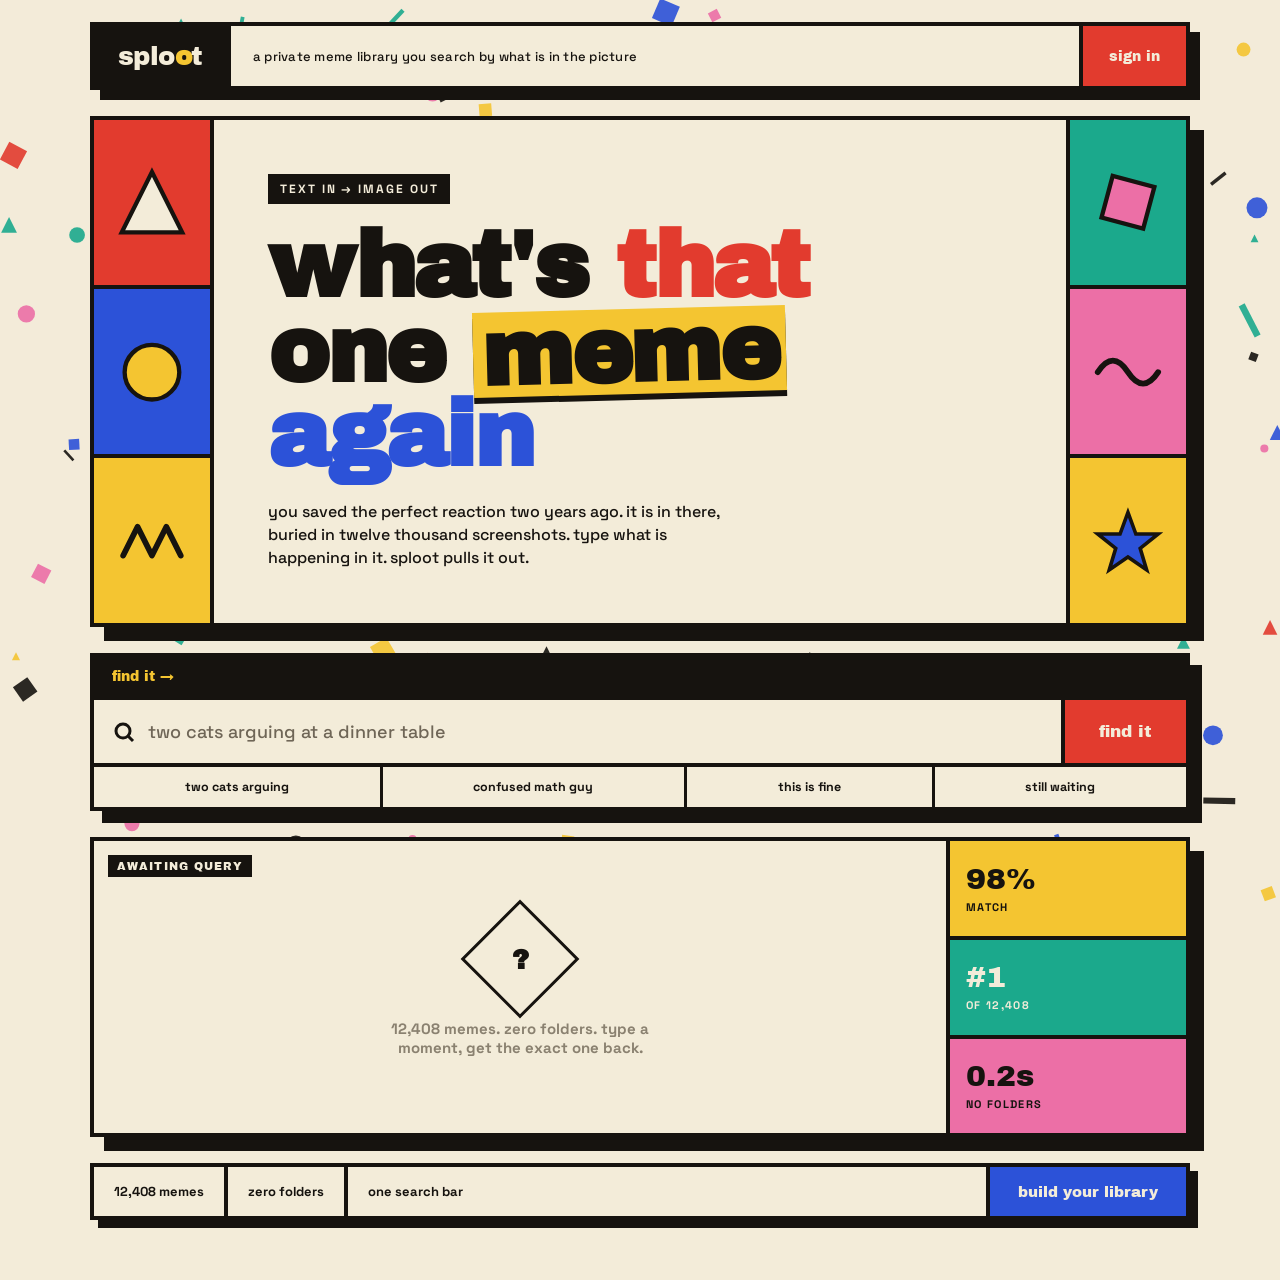
<file: primitives/skills/design/references/aesthetic-library/memphis.html>
<!DOCTYPE html>
<html lang="en">
<head>
<meta charset="UTF-8" />
<meta name="viewport" content="width=device-width, initial-scale=1.0" />
<title>sploot // 12,408 memes. zero folders.</title>
<link rel="preconnect" href="https://fonts.googleapis.com" />
<link rel="preconnect" href="https://fonts.gstatic.com" crossorigin />
<link href="https://fonts.googleapis.com/css2?family=Archivo+Black&family=Space+Grotesk:wght@400;500;700&display=swap" rel="stylesheet" />
<style>
  :root{
    --cream:#f3ecd9;
    --ink:#16130f;
    --red:#e23b2e;
    --blue:#2c52d8;
    --yellow:#f4c531;
    --teal:#1ba98c;
    --pink:#ec6fa6;
    --line:4px solid var(--ink);
    --line-thin:3px solid var(--ink);
    --ease:cubic-bezier(.2,.9,.3,1);
  }
  *{box-sizing:border-box}
  body{
    margin:0;background:var(--cream);color:var(--ink);
    font-family:"Space Grotesk",system-ui,sans-serif;
    -webkit-font-smoothing:antialiased;
    overflow-x:hidden;
  }
  ::selection{background:var(--yellow)}
  a{color:inherit}
  :focus-visible{outline:4px solid var(--blue);outline-offset:3px}

  /* terrazzo: hard-edged chips scattered as a real background texture, not blobs */
  .terrazzo{position:fixed;inset:0;z-index:0;opacity:.9;pointer-events:none}

  .frame{
    position:relative;z-index:1;
    max-width:1180px;margin:0 auto;padding:22px clamp(16px,4vw,40px) 60px;
  }

  /* ===== STRUCTURAL GRID: shapes ARE the cells ===== */
  .bar{
    display:flex;align-items:stretch;gap:0;
    border:var(--line);background:var(--cream);
    box-shadow:10px 10px 0 var(--ink);
    margin-bottom:26px;
  }
  .bar .logo{
    background:var(--ink);color:var(--cream);
    font-family:"Archivo Black",sans-serif;font-size:26px;letter-spacing:-.02em;
    padding:16px 24px;display:flex;align-items:center;text-transform:lowercase;
  }
  .bar .logo b{color:var(--yellow)}
  .bar .tag{
    flex:1;border-left:var(--line);padding:0 22px;display:flex;align-items:center;
    font-weight:500;font-size:13px;letter-spacing:.02em;text-transform:lowercase;
  }
  .bar .signin{
    border-left:var(--line);background:var(--red);color:var(--cream);
    font-family:"Archivo Black",sans-serif;font-size:14px;text-transform:lowercase;
    padding:0 26px;display:flex;align-items:center;text-decoration:none;
    transition:background .15s var(--ease);
  }
  .bar .signin:hover{background:var(--blue)}

  /* hero: 3-column hard grid. left shape stack, middle headline, right shape stack */
  .hero{
    display:grid;
    grid-template-columns:120px 1fr 120px;
    gap:0;
    border:var(--line);
    box-shadow:14px 14px 0 var(--ink);
    background:var(--cream);
    margin-bottom:26px;
  }
  .railL,.railR{display:flex;flex-direction:column}
  .railL > *,.railR > *{flex:1;min-height:84px;border-bottom:var(--line)}
  .railL > *:last-child,.railR > *:last-child{border-bottom:0}
  .railR{border-left:var(--line)}
  .railL{border-right:var(--line)}
  .cell{position:relative;overflow:hidden;display:grid;place-items:center}
  .c-red{background:var(--red)}
  .c-blue{background:var(--blue)}
  .c-yellow{background:var(--yellow)}
  .c-teal{background:var(--teal)}
  .c-pink{background:var(--pink)}
  .cell svg{width:62%;height:62%;display:block}

  .headline{padding:clamp(26px,5vw,54px);display:flex;flex-direction:column;justify-content:center}
  .kicker{
    align-self:flex-start;background:var(--ink);color:var(--cream);
    font-weight:700;font-size:12px;letter-spacing:.16em;text-transform:uppercase;
    padding:7px 12px;margin-bottom:20px;
  }
  h1{
    font-family:"Archivo Black",sans-serif;
    font-size:clamp(38px,8.2vw,92px);
    line-height:.92;letter-spacing:-.025em;margin:0;text-transform:lowercase;
  }
  h1 .y{color:var(--red)}
  h1 .b{color:var(--blue)}
  h1 .stripe{
    display:inline-block;background:var(--yellow);
    box-shadow:0 6px 0 var(--ink);padding:0 8px;transform:rotate(-1.5deg);
  }
  .lede{
    max-width:46ch;margin:22px 0 0;font-size:16px;font-weight:500;line-height:1.45;
  }

  /* ===== SEARCH: a hard-framed control strip ===== */
  .searchwrap{
    border:var(--line);box-shadow:12px 12px 0 var(--ink);background:var(--yellow);
    margin-bottom:26px;
  }
  .searchwrap .lbl{
    font-family:"Archivo Black",sans-serif;font-size:14px;text-transform:lowercase;
    padding:12px 18px;border-bottom:var(--line);background:var(--ink);color:var(--yellow);
  }
  form{display:flex;gap:0}
  .qcell{flex:1;display:flex;align-items:center;gap:12px;padding:0 18px;background:var(--cream)}
  .qcell svg{flex:none}
  label.vh{position:absolute;width:1px;height:1px;overflow:hidden;clip:rect(0 0 0 0)}
  input[type=search]{
    flex:1;border:0;background:transparent;outline:none;min-width:0;
    font-family:"Space Grotesk",sans-serif;font-weight:500;font-size:18px;color:var(--ink);
    padding:20px 0;
  }
  input[type=search]::placeholder{color:#6f6657}
  input[type=search]::-webkit-search-cancel-button{-webkit-appearance:none}
  .go{
    flex:none;border:0;border-left:var(--line);cursor:pointer;
    background:var(--red);color:var(--cream);
    font-family:"Archivo Black",sans-serif;font-size:17px;text-transform:lowercase;
    padding:0 34px;transition:background .12s var(--ease),transform .08s var(--ease);
  }
  .go:hover{background:var(--blue)}
  .go:active{transform:translate(2px,2px)}

  .chips{display:flex;gap:0;border-top:var(--line);flex-wrap:wrap}
  .chips button{
    flex:1 1 auto;border:0;border-right:var(--line-thin);background:var(--cream);
    font-family:"Space Grotesk",sans-serif;font-weight:700;font-size:12.5px;
    text-transform:lowercase;padding:12px 14px;cursor:pointer;color:var(--ink);
    transition:background .12s var(--ease),color .12s var(--ease);
  }
  .chips button:last-child{border-right:0}
  .chips button:hover{background:var(--ink);color:var(--cream)}

  /* ===== RESULT STAGE: result drops into a hard geometric frame ===== */
  .stage{
    display:grid;grid-template-columns:1fr 240px;gap:0;
    border:var(--line);box-shadow:14px 14px 0 var(--ink);background:var(--cream);
    min-height:300px;
  }
  .resultpane{position:relative;display:grid;place-items:center;padding:30px;overflow:hidden}
  .scanlabel{
    position:absolute;top:14px;left:14px;
    font-family:"Archivo Black",sans-serif;font-size:11px;letter-spacing:.1em;
    text-transform:uppercase;background:var(--ink);color:var(--cream);padding:5px 9px;
  }

  /* idle: empty geometric frame waiting */
  .idle{text-align:center;color:#8a8170;font-weight:700;text-transform:lowercase;font-size:15px;max-width:30ch}
  .idle .shape{
    width:84px;height:84px;margin:0 auto 18px;border:var(--line-thin);
    display:grid;place-items:center;transform:rotate(45deg);background:var(--cream);
  }
  .idle .shape span{transform:rotate(-45deg);font-family:"Archivo Black",sans-serif;font-size:28px;color:var(--ink)}

  /* the found card: a hard-edged framed specimen */
  .found{
    width:min(100%,320px);
    border:var(--line);background:var(--cream);box-shadow:10px 10px 0 var(--ink);
    opacity:0;transform:translateY(22px) rotate(-2deg);
    transition:opacity .5s var(--ease),transform .5s var(--ease);
  }
  .found.shown{opacity:1;transform:rotate(-1.4deg)}
  .found .pic{aspect-ratio:1/1;border-bottom:var(--line);overflow:hidden;background:var(--yellow)}
  .found .pic svg{width:100%;height:100%;display:block}
  .found .cap{display:flex;align-items:center;justify-content:space-between;padding:12px 14px;gap:10px}
  .found .cap .t{font-family:"Archivo Black",sans-serif;font-size:14px;text-transform:lowercase;line-height:1}
  .found .cap .pin{flex:none;background:var(--red);color:var(--cream);font-weight:700;font-size:11px;padding:5px 9px;text-transform:uppercase;letter-spacing:.06em}

  /* right meta column built from stacked colored cells */
  .metacol{display:flex;flex-direction:column;border-left:var(--line)}
  .metacol > div{flex:1;border-bottom:var(--line);padding:16px;display:flex;flex-direction:column;justify-content:center}
  .metacol > div:last-child{border-bottom:0}
  .metacol .big{font-family:"Archivo Black",sans-serif;font-size:30px;line-height:1}
  .metacol .sm{font-weight:700;font-size:11px;text-transform:uppercase;letter-spacing:.12em;margin-top:6px}
  .m-yellow{background:var(--yellow)}
  .m-teal{background:var(--teal);color:var(--cream)}
  .m-pink{background:var(--pink)}

  footer{
    margin-top:26px;border:var(--line);box-shadow:8px 8px 0 var(--ink);
    display:flex;align-items:stretch;background:var(--cream);
  }
  footer .fc{padding:16px 20px;font-weight:700;font-size:13px;text-transform:lowercase;border-right:var(--line);display:flex;align-items:center}
  footer .grow{flex:1}
  footer .cta{
    background:var(--blue);color:var(--cream);text-decoration:none;
    font-family:"Archivo Black",sans-serif;font-size:15px;text-transform:lowercase;
    padding:0 28px;display:flex;align-items:center;transition:background .12s var(--ease);
  }
  footer .cta:hover{background:var(--red)}

  @media (max-width:760px){
    .hero{grid-template-columns:64px 1fr 64px}
    .cell svg{width:70%;height:70%}
    .stage{grid-template-columns:1fr}
    .metacol{flex-direction:row;border-left:0;border-top:var(--line)}
    .metacol > div{border-bottom:0;border-right:var(--line)}
    .metacol > div:last-child{border-right:0}
    .chips button{flex:1 1 100%}
  }
  @media (max-width:520px){
    .bar{flex-wrap:wrap}
    .bar .tag{border-left:0;border-top:var(--line-thin);flex-basis:100%;padding:12px 22px}
    .go{padding:0 20px}
    footer{flex-wrap:wrap}
    footer .grow{flex-basis:100%}
  }

  @media (prefers-reduced-motion:reduce){
    *{transition:none!important;animation:none!important}
    .found{opacity:1;transform:rotate(-1.4deg)}
  }
</style>
</head>
<body>
  <!-- terrazzo background: hard chips, generated, license-safe -->
  <svg class="terrazzo" id="terrazzo" aria-hidden="true" preserveAspectRatio="xMidYMid slice"></svg>

  <div class="frame">
    <!-- masthead bar -->
    <div class="bar">
      <div class="logo">splo<b>o</b>t</div>
      <div class="tag">a private meme library you search by what is in the picture</div>
      <a class="signin" href="#signup">sign in</a>
    </div>

    <!-- HERO: shapes build the grid -->
    <div class="hero">
      <div class="railL" aria-hidden="true">
        <div class="cell c-red"><svg viewBox="0 0 100 100"><polygon points="50,8 92,92 8,92" fill="#f3ecd9" stroke="#16130f" stroke-width="6"/></svg></div>
        <div class="cell c-blue"><svg viewBox="0 0 100 100"><circle cx="50" cy="50" r="38" fill="#f4c531" stroke="#16130f" stroke-width="6"/></svg></div>
        <div class="cell c-yellow"><svg viewBox="0 0 100 100"><path d="M10 70 L30 30 L50 70 L70 30 L90 70" fill="none" stroke="#16130f" stroke-width="8" stroke-linejoin="round" stroke-linecap="round"/></svg></div>
      </div>

      <div class="headline">
        <span class="kicker">text in &rarr; image out</span>
        <h1>what's <span class="y">that</span><br>one <span class="stripe">meme</span><br><span class="b">again</span></h1>
        <p class="lede">you saved the perfect reaction two years ago. it is in there, buried in twelve thousand screenshots. type what is happening in it. sploot pulls it out.</p>
      </div>

      <div class="railR" aria-hidden="true">
        <div class="cell c-teal"><svg viewBox="0 0 100 100"><rect x="20" y="20" width="60" height="60" fill="#ec6fa6" stroke="#16130f" stroke-width="6" transform="rotate(15 50 50)"/></svg></div>
        <div class="cell c-pink"><svg viewBox="0 0 100 100"><path d="M8 50 Q29 18 50 50 T92 50" fill="none" stroke="#16130f" stroke-width="8" stroke-linecap="round"/></svg></div>
        <div class="cell c-yellow"><svg viewBox="0 0 100 100"><polygon points="50,10 61,40 92,40 67,60 76,90 50,72 24,90 33,60 8,40 39,40" fill="#2c52d8" stroke="#16130f" stroke-width="5"/></svg></div>
      </div>
    </div>

    <!-- SEARCH control strip -->
    <div class="searchwrap">
      <div class="lbl">find it &rarr;</div>
      <form id="finder" autocomplete="off">
        <div class="qcell">
          <svg width="24" height="24" viewBox="0 0 24 24" fill="none" stroke="#16130f" stroke-width="3" aria-hidden="true"><circle cx="11" cy="11" r="7"/><line x1="21" y1="21" x2="16.5" y2="16.5"/></svg>
          <label class="vh" for="q">describe the meme you are looking for</label>
          <input id="q" name="q" type="search" placeholder="two cats arguing at a dinner table" />
        </div>
        <button class="go" type="submit">find it</button>
      </form>
      <div class="chips" aria-label="example searches">
        <button type="button" data-q="two cats arguing at a dinner table">two cats arguing</button>
        <button type="button" data-q="man squinting confused at math floating around his head">confused math guy</button>
        <button type="button" data-q="dog drinking coffee in a room on fire">this is fine</button>
        <button type="button" data-q="skeleton waiting forever on a bench">still waiting</button>
      </div>
    </div>

    <!-- RESULT STAGE -->
    <div class="stage">
      <div class="resultpane">
        <span class="scanlabel" id="scanlabel">awaiting query</span>

        <div class="idle" id="idle">
          <div class="shape"><span>?</span></div>
          12,408 memes. zero folders. type a moment, get the exact one back.
        </div>

        <article class="found" id="found" aria-live="polite" hidden>
          <div class="pic" id="pic"></div>
          <div class="cap">
            <div class="t" id="ttitle">two cats, one table</div>
            <div class="pin">found</div>
          </div>
        </article>
      </div>

      <div class="metacol" aria-hidden="true">
        <div class="m-yellow"><div class="big" id="mScore">98%</div><div class="sm">match</div></div>
        <div class="m-teal"><div class="big" id="mPos">#1</div><div class="sm">of 12,408</div></div>
        <div class="m-pink"><div class="big" id="mTime">0.2s</div><div class="sm">no folders</div></div>
      </div>
    </div>

    <footer>
      <div class="fc">12,408 memes</div>
      <div class="fc">zero folders</div>
      <div class="fc grow">one search bar</div>
      <a class="cta" href="#signup" id="signup">build your library</a>
    </footer>
  </div>

<script>
(function(){
  /* ---- terrazzo: hard-edged chips painted as background texture (not blobs) ---- */
  (function buildTerrazzo(){
    var svg = document.getElementById('terrazzo');
    var W=1200, H=900;
    svg.setAttribute('viewBox','0 0 '+W+' '+H);
    var colors=['#e23b2e','#2c52d8','#f4c531','#1ba98c','#ec6fa6','#16130f'];
    var parts=[];
    function r(a,b){return a+Math.random()*(b-a);}
    for(var i=0;i<120;i++){
      var c=colors[(Math.random()*colors.length)|0];
      var x=r(0,W), y=r(0,H), s=r(7,20), k=(Math.random()*4)|0, rot=r(0,360);
      if(k===0){ // square
        parts.push('<rect x="'+(x)+'" y="'+(y)+'" width="'+s+'" height="'+s+'" fill="'+c+'" transform="rotate('+rot+' '+(x+s/2)+' '+(y+s/2)+')"/>');
      }else if(k===1){ // triangle
        parts.push('<polygon points="'+x+','+(y+s)+' '+(x+s/2)+','+y+' '+(x+s)+','+(y+s)+'" fill="'+c+'"/>');
      }else if(k===2){ // circle
        parts.push('<circle cx="'+x+'" cy="'+y+'" r="'+(s/2)+'" fill="'+c+'"/>');
      }else{ // thin bar
        parts.push('<rect x="'+x+'" y="'+y+'" width="'+(s*1.8)+'" height="'+(s*0.34)+'" fill="'+c+'" transform="rotate('+rot+' '+x+' '+y+')"/>');
      }
    }
    svg.innerHTML = '<rect width="'+W+'" height="'+H+'" fill="#f3ecd9"/>' + parts.join('');
  })();

  /* ---- specimens: hard-edged geometric meme glyphs, license-safe ---- */
  function frame(inner){
    return '<svg viewBox="0 0 200 200" preserveAspectRatio="xMidYMid meet" role="img" aria-label="geometric meme specimen">'
      +'<rect width="200" height="200" fill="#f4c531"/>'+inner+'</svg>';
  }
  var SET={
    cats:{title:'two cats, one table', svg:frame(
      '<rect x="24" y="120" width="152" height="14" fill="#16130f"/>'
      +'<polygon points="58,120 40,72 76,72" fill="#e23b2e" stroke="#16130f" stroke-width="5"/>'   /* cat L body */
      +'<circle cx="58" cy="58" r="18" fill="#f3ecd9" stroke="#16130f" stroke-width="5"/>'
      +'<polygon points="44,46 50,30 56,46" fill="#16130f"/><polygon points="60,46 66,30 72,46" fill="#16130f"/>'
      +'<circle cx="52" cy="58" r="2.6" fill="#16130f"/><circle cx="64" cy="58" r="2.6" fill="#16130f"/>'
      +'<polygon points="142,120 124,72 160,72" fill="#2c52d8" stroke="#16130f" stroke-width="5"/>'  /* cat R */
      +'<circle cx="142" cy="58" r="18" fill="#f3ecd9" stroke="#16130f" stroke-width="5"/>'
      +'<polygon points="128,46 134,30 140,46" fill="#16130f"/><polygon points="144,46 150,30 156,46" fill="#16130f"/>'
      +'<circle cx="136" cy="58" r="2.6" fill="#16130f"/><circle cx="148" cy="58" r="2.6" fill="#16130f"/>'
      +'<text x="100" y="100" font-family="Archivo Black,sans-serif" font-size="30" fill="#16130f" text-anchor="middle">!</text>')},
    math:{title:'confused math guy', svg:frame(
      '<circle cx="100" cy="104" r="44" fill="#ec6fa6" stroke="#16130f" stroke-width="5"/>'
      +'<rect x="78" y="92" width="14" height="6" fill="#16130f"/><rect x="108" y="92" width="14" height="6" fill="#16130f"/>'
      +'<path d="M86 122 q14 -10 28 0" fill="none" stroke="#16130f" stroke-width="5"/>'
      +'<text x="40" y="44" font-family="Archivo Black,sans-serif" font-size="20" fill="#2c52d8">x&#178;</text>'
      +'<text x="140" y="50" font-family="Archivo Black,sans-serif" font-size="20" fill="#e23b2e">&#960;</text>'
      +'<text x="150" y="150" font-family="Archivo Black,sans-serif" font-size="20" fill="#1ba98c">&#8730;</text>'
      +'<line x1="60" y1="60" x2="80" y2="78" stroke="#16130f" stroke-width="3"/>'
      +'<line x1="138" y1="64" x2="120" y2="80" stroke="#16130f" stroke-width="3"/>')},
    fine:{title:'this is fine', svg:frame(
      '<path d="M0 150 L20 120 L40 150 L60 120 L80 150 L100 120 L120 150 L140 120 L160 150 L180 120 L200 150 L200 200 L0 200Z" fill="#e23b2e"/>'
      +'<circle cx="100" cy="92" r="36" fill="#2c52d8" stroke="#16130f" stroke-width="5"/>'  /* dog head */
      +'<polygon points="68,70 56,52 80,60" fill="#16130f"/><polygon points="132,70 144,52 120,60" fill="#16130f"/>'
      +'<circle cx="88" cy="86" r="3" fill="#f3ecd9"/><circle cx="112" cy="86" r="3" fill="#f3ecd9"/>'
      +'<rect x="86" y="104" width="28" height="6" fill="#f3ecd9"/>'
      +'<text x="100" y="40" font-family="Archivo Black,sans-serif" font-size="14" fill="#16130f" text-anchor="middle">ok.</text>')},
    wait:{title:'still waiting', svg:frame(
      '<rect x="40" y="120" width="120" height="10" fill="#16130f"/>'             /* bench */
      +'<rect x="48" y="130" width="8" height="40" fill="#16130f"/><rect x="144" y="130" width="8" height="40" fill="#16130f"/>'
      +'<circle cx="100" cy="70" r="22" fill="#f3ecd9" stroke="#16130f" stroke-width="5"/>'  /* skull */
      +'<circle cx="92" cy="68" r="4" fill="#16130f"/><circle cx="108" cy="68" r="4" fill="#16130f"/>'
      +'<rect x="94" y="80" width="12" height="6" fill="#16130f"/>'
      +'<rect x="86" y="92" width="28" height="28" fill="#1ba98c" stroke="#16130f" stroke-width="5"/>'
      +'<text x="150" y="50" font-family="Archivo Black,sans-serif" font-size="20" fill="#e23b2e">z</text>'
      +'<text x="162" y="38" font-family="Archivo Black,sans-serif" font-size="14" fill="#2c52d8">z</text>')}
  };

  function pick(q){
    q=(q||'').toLowerCase();
    if(/cat|argu|table|dinner|yell|woman/.test(q)) return SET.cats;
    if(/math|squint|confus|number|equation|floating|x/.test(q)) return SET.math;
    if(/fine|fire|burn|dog|coffee|room|ok/.test(q)) return SET.fine;
    if(/wait|skelet|forever|bench|still|bone/.test(q)) return SET.wait;
    return SET.cats;
  }

  var form=document.getElementById('finder');
  var input=document.getElementById('q');
  var idle=document.getElementById('idle');
  var found=document.getElementById('found');
  var pic=document.getElementById('pic');
  var ttitle=document.getElementById('ttitle');
  var scan=document.getElementById('scanlabel');
  var mScore=document.getElementById('mScore');
  var reduce=window.matchMedia('(prefers-reduced-motion:reduce)').matches;

  function reveal(q){
    var hit=pick(q);
    pic.innerHTML=hit.svg;
    ttitle.textContent=hit.title;
    idle.hidden=true;
    found.hidden=false;
    scan.textContent='located';
    var pct=96+((Math.random()*3)|0);
    if(reduce){ mScore.textContent=pct+'%'; found.classList.add('shown'); return; }
    found.classList.remove('shown');
    requestAnimationFrame(function(){requestAnimationFrame(function(){found.classList.add('shown');});});
    var n=80;(function step(){ n+=Math.max(1,Math.round((pct-n)/4)); if(n>=pct){mScore.textContent=pct+'%';return;} mScore.textContent=n+'%'; setTimeout(step,32); })();
  }

  form.addEventListener('submit',function(e){e.preventDefault();reveal(input.value||input.placeholder);});
  Array.prototype.forEach.call(document.querySelectorAll('.chips button'),function(b){
    b.addEventListener('click',function(){input.value=b.getAttribute('data-q');reveal(input.value);input.focus();});
  });
})();
</script>
</body>
</html>
</file>
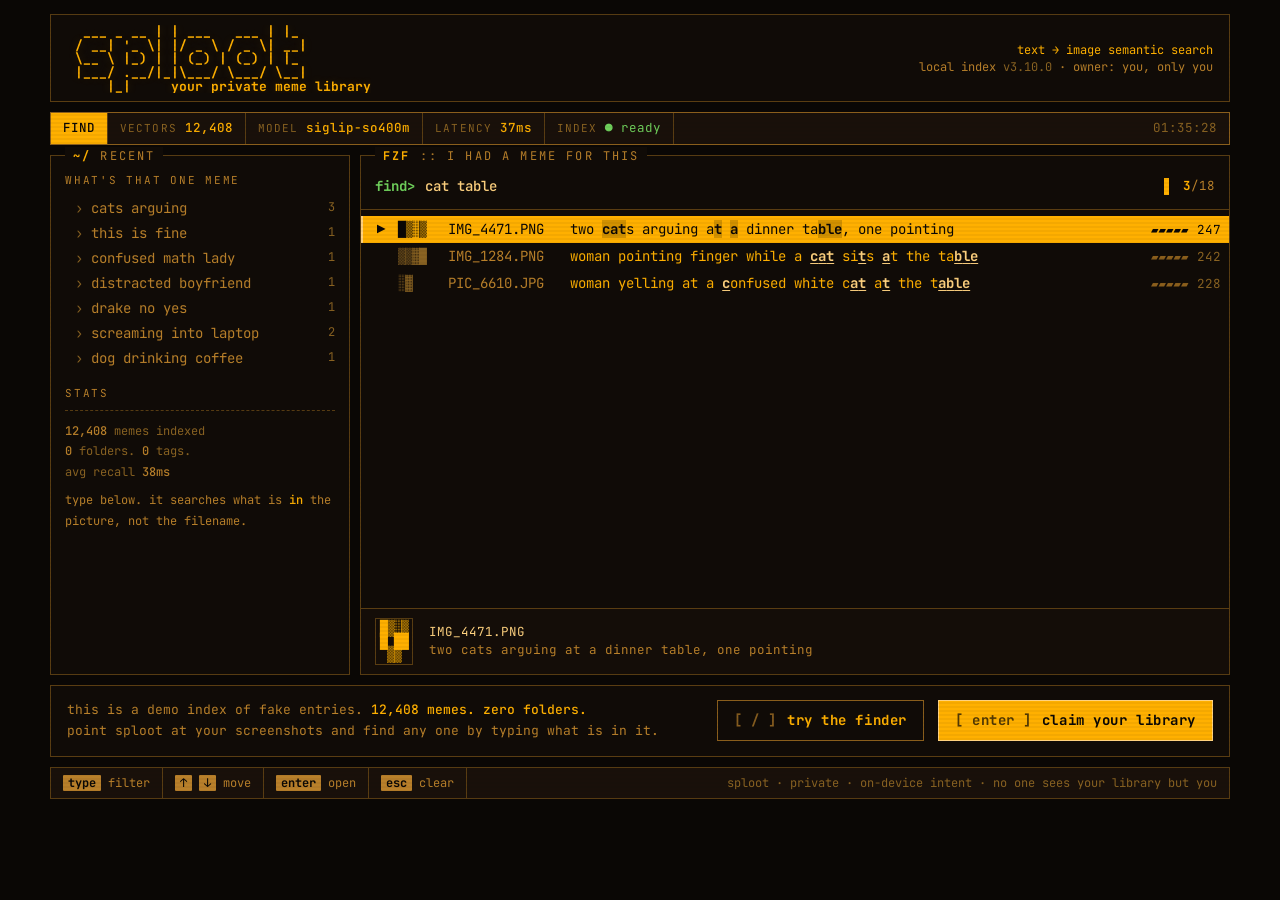
<file: primitives/skills/design/references/aesthetic-library/tui.html>
<!doctype html>
<html lang="en">
<head>
<meta charset="utf-8" />
<meta name="viewport" content="width=device-width, initial-scale=1" />
<title>sploot // semantic meme finder</title>
<link rel="preconnect" href="https://fonts.googleapis.com" />
<link rel="preconnect" href="https://fonts.gstatic.com" crossorigin />
<link href="https://fonts.googleapis.com/css2?family=JetBrains+Mono:wght@400;500;700&display=swap" rel="stylesheet" />
<style>
  :root{
    /* amber-on-dark / phosphor IBM 3270 */
    --bg:        #0a0705;   /* warm near-black */
    --panel:     #100b07;   /* panel fill */
    --line:      #5a3d12;   /* dim border amber-brown */
    --line-hi:   #8a5e1c;   /* brighter border */
    --amber:     #ffb000;   /* primary phosphor amber */
    --amber-hi:  #ffd27f;   /* highlight / match chars */
    --dim:       #b9802a;   /* dimmed amber text */
    --dimmer:    #8a6322;   /* most dimmed */
    --good:      #6fcf5b;   /* lone status-ok green accent */
    --warn:      #ff6b4a;   /* alert vermilion */
    --sel-bg:    #ffb000;   /* selection inverse */
    --sel-fg:    #0a0705;
    --mono: "JetBrains Mono", "IBM Plex Mono", ui-monospace, "SF Mono", "Cascadia Mono", Menlo, Consolas, monospace;
    --fs: 14px;
    --lh: 1.5;
  }

  *{ box-sizing:border-box; }
  html,body{ height:100%; }
  body{
    margin:0;
    background:var(--bg);
    color:var(--amber);
    font-family:var(--mono);
    font-size:var(--fs);
    line-height:var(--lh);
    font-variant-ligatures:none;
    -webkit-font-smoothing:antialiased;
    text-rendering:optimizeLegibility;
    letter-spacing:0;
    padding:14px;
    min-height:100vh;
  }

  /* faint scanline atmosphere, tied to the phosphor concept, very subtle */
  body::before{
    content:"";
    position:fixed; inset:0; z-index:50; pointer-events:none;
    background:repeating-linear-gradient(
      to bottom,
      rgba(0,0,0,0)    0px,
      rgba(0,0,0,0)    2px,
      rgba(0,0,0,0.16) 3px,
      rgba(0,0,0,0)    4px
    );
    mix-blend-mode:multiply;
    opacity:.55;
  }

  a{ color:var(--amber); }

  .skip{
    position:absolute; left:-9999px; top:0;
    background:var(--amber); color:var(--sel-fg);
    padding:6px 10px; z-index:100; font-weight:700;
  }
  .skip:focus{ left:8px; top:8px; }

  .crt{
    max-width:1180px;
    margin:0 auto;
  }

  /* ============ generic boxed panel ============ */
  .panel{
    border:1px solid var(--line);
    background:var(--panel);
    position:relative;
  }
  .panel > .panel-title{
    position:absolute;
    top:-0.72em; left:14px;
    background:var(--panel);
    padding:0 8px;
    color:var(--dim);
    font-size:12px;
    letter-spacing:.18em;
    text-transform:uppercase;
    white-space:nowrap;
  }
  .panel > .panel-title b{ color:var(--amber); font-weight:700; }

  /* ============ banner ============ */
  .banner{
    padding:10px 16px 8px;
    margin-bottom:10px;
    display:flex;
    align-items:center;
    justify-content:space-between;
    gap:18px;
    flex-wrap:wrap;
  }
  .wordmark{
    margin:0;
    color:var(--amber);
    font-weight:700;
    font-size:clamp(7px, 1.55vw, 13px);
    line-height:1.05;
    white-space:pre;
    text-shadow:0 0 10px rgba(255,176,0,.20);
    overflow:hidden;
  }
  .banner-meta{
    text-align:right;
    color:var(--dim);
    font-size:12px;
    line-height:1.45;
    white-space:nowrap;
  }
  .banner-meta .tag{ color:var(--amber); }
  .banner-meta .ver{ color:var(--dimmer); }

  /* ============ status bar ============ */
  .statusbar{
    display:flex;
    flex-wrap:wrap;
    align-items:stretch;
    gap:0;
    border:1px solid var(--line-hi);
    background:#19100a;
    margin-bottom:10px;
    font-size:12.5px;
    overflow:hidden;
  }
  .seg{
    padding:6px 12px;
    display:flex; align-items:center; gap:8px;
    border-right:1px solid var(--line);
    white-space:nowrap;
  }
  .seg:last-child{ border-right:0; }
  .seg .k{ color:var(--dimmer); text-transform:uppercase; letter-spacing:.1em; font-size:11px; }
  .seg .v{ color:var(--amber); font-weight:500; }
  .seg.mode{ background:var(--amber); color:var(--sel-fg); font-weight:700; }
  .seg.mode .k,.seg.mode .v{ color:var(--sel-fg); }
  .seg.grow{ flex:1; justify-content:flex-end; border-right:0; color:var(--dimmer); }
  .seg .ok{ color:var(--good); }
  .blink-dot{ color:var(--good); }

  /* ============ main grid ============ */
  .grid{
    display:grid;
    grid-template-columns:300px 1fr;
    gap:10px;
    align-items:stretch;
  }

  /* ---- left pane: history ---- */
  .sidepane{ padding:16px 14px 12px; }
  .pane-h{
    color:var(--dim);
    font-size:11px; letter-spacing:.16em; text-transform:uppercase;
    margin:0 0 8px;
  }
  .hist{ list-style:none; margin:0 0 14px; padding:0; }
  .hist li{
    display:flex; justify-content:space-between; gap:10px;
    padding:2px 0;
    color:var(--dim);
    cursor:pointer;
    border-left:2px solid transparent;
    padding-left:8px;
  }
  .hist li:hover,.hist li:focus-visible{
    color:var(--amber-hi);
    border-left-color:var(--amber);
    outline:none;
    background:rgba(255,176,0,.06);
  }
  .hist li .q::before{ content:"› "; color:var(--dimmer); }
  .hist li .n{ color:var(--dimmer); font-size:12px; }

  .legend{
    border-top:1px dashed var(--line);
    padding-top:10px;
    color:var(--dimmer);
    font-size:12px;
    line-height:1.7;
  }
  .legend b{ color:var(--dim); font-weight:500; }
  .legend .kbd{
    color:var(--sel-fg); background:var(--dim);
    padding:0 5px; border-radius:1px; font-weight:700;
  }

  /* ---- main pane: fzf finder ---- */
  .finder{ padding:16px 0 0; display:flex; flex-direction:column; min-height:520px; }

  .prompt-row{
    display:flex; align-items:center; gap:0;
    padding:4px 14px 12px;
    border-bottom:1px solid var(--line);
  }
  .prompt-sign{ color:var(--good); font-weight:700; padding-right:10px; user-select:none; }
  .vh{
    position:absolute; width:1px; height:1px; padding:0; margin:-1px;
    overflow:hidden; clip:rect(0 0 0 0); white-space:nowrap; border:0;
  }
  .qfield{
    flex:1; position:relative; display:flex; align-items:center;
  }
  #q{
    width:100%;
    background:transparent;
    border:0;
    color:var(--amber-hi);
    font:inherit;
    font-weight:500;
    caret-color:transparent; /* we draw our own block caret */
    padding:0;
  }
  #q::placeholder{ color:var(--dimmer); font-weight:400; }
  #q:focus{ outline:none; }
  .caret{
    width:0.6ch; height:1.15em;
    background:var(--amber);
    display:inline-block;
    margin-left:-0.1ch;
    animation:blink 1.05s steps(1) infinite;
    flex:0 0 auto;
  }
  @keyframes blink{ 50%{ opacity:0; } }

  .count-pill{
    color:var(--dimmer);
    font-size:12.5px;
    padding-left:14px;
    white-space:nowrap;
  }
  .count-pill .hit{ color:var(--amber); font-weight:700; }
  .count-pill .tot{ color:var(--dim); }

  /* result list */
  .results-wrap{ flex:1; overflow-y:auto; overflow-x:hidden; padding:6px 0 6px; }
  .results{ list-style:none; margin:0; padding:0; }
  .row{
    display:grid;
    grid-template-columns:1.4ch 5ch 14ch minmax(0,1fr) 8ch;
    gap:0 10px;
    align-items:baseline;
    padding:3px 14px;
    border-left:2px solid transparent;
    white-space:nowrap;
  }
  .row .ptr{ color:var(--good); font-weight:700; }
  .row .thumb{
    color:var(--dimmer);
    letter-spacing:-1px;
    font-size:13px;
  }
  .row .fname{ color:var(--dim); }
  .row .cap{ color:var(--amber); overflow:hidden; text-overflow:ellipsis; min-width:0; }
  .row .cap .m{ color:var(--amber-hi); font-weight:700; text-decoration:underline; text-underline-offset:2px; }
  .row .score{ text-align:right; color:var(--dimmer); font-size:12.5px; }
  .row .score .bar{ color:var(--line-hi); }

  .row.sel{
    background:var(--sel-bg);
    border-left-color:var(--amber-hi);
  }
  .row.sel .ptr,.row.sel .thumb,.row.sel .fname,.row.sel .cap,.row.sel .score,
  .row.sel .cap .m,.row.sel .score .bar{
    color:var(--sel-fg);
  }
  .row.sel .cap .m{ text-decoration:none; background:rgba(10,7,5,.18); }

  .empty{
    padding:30px 16px;
    color:var(--dimmer);
    text-align:center;
    line-height:1.9;
  }
  .empty b{ color:var(--warn); }
  .empty .hint{ color:var(--dim); }

  /* preview footer inside finder */
  .preview{
    border-top:1px solid var(--line);
    padding:9px 14px;
    display:flex; gap:16px; align-items:center;
    color:var(--dim);
    font-size:12.5px;
    background:#140d08;
    min-height:42px;
  }
  .preview .big-thumb{
    color:var(--amber);
    letter-spacing:-1px;
    line-height:1;
    font-size:13px;
    white-space:pre;
    border:1px solid var(--line);
    padding:3px 4px;
    flex:0 0 auto;
  }
  .preview .pv-meta{ overflow:hidden; }
  .preview .pv-meta .pv-f{ color:var(--amber-hi); }
  .preview .pv-meta .pv-c{ color:var(--dim); }

  /* ============ CTA bar ============ */
  .cta-bar{
    display:flex; flex-wrap:wrap; align-items:center; gap:14px;
    margin-top:10px;
    padding:14px 16px;
  }
  .cta-copy{ color:var(--dim); font-size:13px; line-height:1.6; }
  .cta-copy b{ color:var(--amber); font-weight:500; }
  .cta-spacer{ flex:1; min-width:8px; }
  .cta{
    display:inline-flex; align-items:center; gap:10px;
    text-decoration:none;
    color:var(--sel-fg);
    background:var(--amber);
    border:1px solid var(--amber-hi);
    padding:9px 16px;
    font-weight:700;
    letter-spacing:.04em;
    white-space:nowrap;
    box-shadow:0 0 0 0 rgba(255,176,0,.0);
    transition:box-shadow .12s linear, transform .06s linear;
  }
  .cta .br{ color:var(--sel-fg); opacity:.7; }
  .cta:hover{ box-shadow:0 0 18px rgba(255,176,0,.45); }
  .cta:active{ transform:translateY(1px); }
  .cta.ghost{
    background:transparent; color:var(--amber);
    border:1px solid var(--line-hi);
  }
  .cta.ghost .br{ color:var(--dim); }
  .cta.ghost:hover{ box-shadow:0 0 14px rgba(255,176,0,.18); border-color:var(--amber); }

  /* visible focus everywhere, terminal-style inverted box */
  a:focus-visible, button:focus-visible, [tabindex]:focus-visible{
    outline:2px solid var(--amber-hi);
    outline-offset:2px;
  }
  #q:focus-visible{ outline:none; } /* caret + field bg signals focus instead */
  .qfield.focused{ box-shadow:inset 0 -2px 0 var(--amber); }

  /* ============ keybind footer ============ */
  .keybar{
    margin-top:10px;
    display:flex; flex-wrap:wrap; gap:0;
    border:1px solid var(--line);
    background:#19100a;
    font-size:12px;
    overflow:hidden;
  }
  .keybar .kb{
    padding:6px 12px;
    border-right:1px solid var(--line);
    color:var(--dim);
    white-space:nowrap;
  }
  .keybar .kb:last-child{ border-right:0; flex:1; text-align:right; color:var(--dimmer); }
  .keybar .kb kbd{
    color:var(--sel-fg); background:var(--dim);
    padding:0 5px; font-weight:700; font-family:inherit; border-radius:1px;
  }

  /* ============ responsive ============ */
  @media (max-width:860px){
    .grid{ grid-template-columns:1fr; }
    .sidepane{ order:2; }
    .row{ grid-template-columns:1.4ch 13ch minmax(0,1fr) 8ch; }
    .row .thumb{ display:none; }
  }
  @media (max-width:560px){
    body{ padding:8px; font-size:13px; }
    .row{ grid-template-columns:1.4ch minmax(0,1fr) 8ch; }
    .row .fname{ display:none; }
    .banner-meta{ display:none; }
  }

  @media (prefers-reduced-motion:reduce){
    .caret{ animation:none; }
    body::before{ opacity:.35; }
    *{ transition:none !important; }
  }
</style>
</head>
<body>
<a class="skip" href="#finder">skip to finder</a>

<div class="crt">

  <!-- ======= BANNER ======= -->
  <header class="panel banner" aria-label="sploot banner">
    <h1 class="wordmark" aria-label="sploot">  ___ _ __ | | ___   ___ | |_
 / __| '_ \| |/ _ \ / _ \| __|
 \__ \ |_) | | (_) | (_) | |_
 |___/ .__/|_|\___/ \___/ \__|
     |_|     your private meme library</h1>
    <div class="banner-meta">
      <div><span class="tag">text → image semantic search</span></div>
      <div>local index <span class="ver">v3.10.0</span> · owner: you, only you</div>
    </div>
  </header>

  <!-- ======= STATUS BAR ======= -->
  <div class="statusbar" role="status" aria-label="system status">
    <div class="seg mode"><span class="v">FIND</span></div>
    <div class="seg"><span class="k">vectors</span><span class="v" id="vec">12,408</span></div>
    <div class="seg"><span class="k">model</span><span class="v">siglip-so400m</span></div>
    <div class="seg"><span class="k">latency</span><span class="v" id="lat">38ms</span></div>
    <div class="seg"><span class="k">index</span><span class="ok">● ready</span></div>
    <div class="seg grow"><span id="clock">--:--:--</span></div>
  </div>

  <!-- ======= MAIN GRID ======= -->
  <main class="grid">

    <!-- LEFT: recent queries -->
    <section class="panel sidepane" aria-label="recent queries">
      <span class="panel-title"><b>~/</b> recent</span>
      <p class="pane-h">what's that one meme</p>
      <ul class="hist" id="hist">
        <li tabindex="0" data-q="cats arguing"><span class="q">cats arguing</span><span class="n">3</span></li>
        <li tabindex="0" data-q="this is fine"><span class="q">this is fine</span><span class="n">1</span></li>
        <li tabindex="0" data-q="confused math"><span class="q">confused math lady</span><span class="n">1</span></li>
        <li tabindex="0" data-q="distracted"><span class="q">distracted boyfriend</span><span class="n">1</span></li>
        <li tabindex="0" data-q="drake"><span class="q">drake no yes</span><span class="n">1</span></li>
        <li tabindex="0" data-q="screaming"><span class="q">screaming into laptop</span><span class="n">2</span></li>
        <li tabindex="0" data-q="dog coffee"><span class="q">dog drinking coffee</span><span class="n">1</span></li>
      </ul>
      <p class="pane-h">stats</p>
      <div class="legend">
        <div><b>12,408</b> memes indexed</div>
        <div><b>0</b> folders. <b>0</b> tags.</div>
        <div>avg recall <b>38ms</b></div>
        <div style="margin-top:8px;color:var(--dim)">type below. it searches what is
        <b style="color:var(--amber)">in</b> the picture, not the filename.</div>
      </div>
    </section>

    <!-- RIGHT: fzf finder -->
    <section class="panel finder" id="finder" aria-label="fuzzy meme finder">
      <span class="panel-title"><b>fzf</b> :: i had a meme for this</span>

      <form id="searchform" autocomplete="off" role="search">
        <div class="prompt-row">
          <span class="prompt-sign" aria-hidden="true">find&gt;</span>
          <span class="qfield" id="qfield">
            <label class="vh" for="q">describe what is in the meme you are looking for</label>
            <input id="q" type="text" name="q"
                   placeholder="try: cats arguing at a table"
                   aria-describedby="count"
                   spellcheck="false" />
            <span class="caret" id="caret" aria-hidden="true"></span>
          </span>
          <span class="count-pill" id="count" aria-live="polite" aria-atomic="true">
            <span class="hit" id="nhit">18</span><span class="tot">/<span id="ntot">18</span></span>
          </span>
        </div>
      </form>

      <div class="results-wrap">
        <ul class="results" id="results"
            role="listbox" aria-label="matching memes"
            tabindex="0" aria-activedescendant=""></ul>
      </div>

      <div class="preview" id="preview" aria-hidden="true">
        <div class="big-thumb" id="pvThumb"> </div>
        <div class="pv-meta">
          <div class="pv-f" id="pvFile">no selection</div>
          <div class="pv-c" id="pvCap">you saved it. now find it.</div>
        </div>
      </div>
    </section>
  </main>

  <!-- ======= CTA BAR ======= -->
  <section class="panel cta-bar" aria-label="get started">
    <div class="cta-copy">
      this is a demo index of fake entries. <b>12,408 memes. zero folders.</b><br/>
      point sploot at your screenshots and find any one by typing what is in it.
    </div>
    <span class="cta-spacer" aria-hidden="true"></span>
    <a class="cta ghost" href="#finder"><span class="br">[ / ]</span> try the finder</a>
    <a class="cta" href="https://sploot.app/sign-up"><span class="br">[ enter ]</span> claim your library</a>
  </section>

  <!-- ======= KEYBIND FOOTER ======= -->
  <footer class="keybar" aria-label="keybindings">
    <span class="kb"><kbd>type</kbd> filter</span>
    <span class="kb"><kbd>↑</kbd> <kbd>↓</kbd> move</span>
    <span class="kb"><kbd>enter</kbd> open</span>
    <span class="kb"><kbd>esc</kbd> clear</span>
    <span class="kb">sploot · private · on-device intent · no one sees your library but you</span>
  </footer>

</div>

<script>
(function(){
  "use strict";

  // ----- fake dataset: each entry = a meme as a terminal row -----
  // caption = the searchable "what is in the image" text. no real images.
  var DATA = [
    { f:"IMG_4471.PNG", c:"two cats arguing at a dinner table, one pointing" },
    { f:"IMG_0098.JPG", c:"white cat looking smug next to a salad plate" },
    { f:"SCR_2210.PNG", c:"cartoon dog sitting in a burning room saying this is fine" },
    { f:"IMG_8123.PNG", c:"blonde woman confused with floating math equations" },
    { f:"PIC_3340.JPG", c:"man turning to look at another woman, girlfriend annoyed" },
    { f:"IMG_5567.PNG", c:"drake rejecting one thing and approving another, two panels" },
    { f:"SCR_1191.PNG", c:"person screaming into an open laptop in frustration" },
    { f:"IMG_2042.JPG", c:"small dog drinking coffee, content and calm" },
    { f:"IMG_7788.PNG", c:"buff doge versus crying cheems comparison" },
    { f:"PIC_6610.JPG", c:"woman yelling at a confused white cat at the table" },
    { f:"SCR_4502.PNG", c:"spongebob mocking text in alternating caps" },
    { f:"IMG_3319.PNG", c:"skeleton waiting on a bench, still waiting forever" },
    { f:"IMG_9001.JPG", c:"galaxy brain glowing head expanding intelligence panels" },
    { f:"SCR_7340.PNG", c:"surprised pikachu face with open mouth shock" },
    { f:"IMG_1284.PNG", c:"woman pointing finger while a cat sits at the table" },
    { f:"PIC_0471.JPG", c:"guy tapping his temple, roll safe smart thinking" },
    { f:"IMG_6655.PNG", c:"cat slamming paws on a keyboard typing furiously" },
    { f:"SCR_8820.PNG", c:"three spiderman pointing at each other identical" }
  ];

  // deterministic block-glyph mini thumbnail from the caption.
  var BLOCKS = " ░▒▓█";
  function hash(str){ var h=2166136261; for(var i=0;i<str.length;i++){ h^=str.charCodeAt(i); h=Math.imul(h,16777619); } return h>>>0; }
  function thumb(seedStr, w, h){
    var seed = hash(seedStr), out = [];
    for(var y=0;y<h;y++){
      var line="";
      for(var x=0;x<w;x++){
        seed = (Math.imul(seed,1103515245)+12345) >>> 0;
        line += BLOCKS[seed % BLOCKS.length];
      }
      out.push(line);
    }
    return out;
  }
  function thumbLine(seedStr){ return thumb(seedStr,4,1)[0]; }

  // ----- fzf-style subsequence fuzzy scorer -----
  // returns { score, idx:[matched char indices] } or null if no match.
  // mirrors fzf feel: rewards contiguous runs + start-of-word boundaries.
  function fuzzy(needle, hay){
    needle = needle.toLowerCase();
    var H = hay.toLowerCase();
    if(needle.length===0) return { score:0, idx:[] };
    var idx=[], score=0, run=0, hi=0, prevMatch=-2;
    for(var ni=0; ni<needle.length; ni++){
      var ch = needle[ni];
      if(ch===" "){ // spaces just reset run, don't need to match
        run=0; prevMatch=-2; continue;
      }
      var found=-1;
      for(var hj=hi; hj<H.length; hj++){
        if(H[hj]===ch){ found=hj; break; }
      }
      if(found===-1) return null; // a required char missing -> no match
      // scoring
      var gain = 16;
      if(found === prevMatch+1){ run++; gain += 14 + run*8; }      // contiguous run bonus
      else run=0;
      var before = found>0 ? H[found-1] : " ";
      if(before===" " || before==="_" || before==="-" || before==="."){ gain += 18; } // word-boundary bonus
      if(found===0) gain += 12;                                     // start bonus
      gain -= Math.min(found - (prevMatch>=0?prevMatch+1:0), 8);    // small gap penalty
      score += gain;
      idx.push(found);
      prevMatch = found;
      hi = found+1;
    }
    return { score:score, idx:idx };
  }

  // build the score "spark" out of bars based on score magnitude
  function spark(score, max){
    if(max<=0) return "·····";
    var pct = Math.max(0, Math.min(1, score/max));
    var n = Math.round(pct*5);
    var s="";
    for(var i=0;i<5;i++){ s += (i<n) ? "▰" : "▱"; }
    return s;
  }

  function highlight(text, idxSet){
    var out="";
    for(var i=0;i<text.length;i++){
      var ch = text[i].replace(/[&<>]/g, function(c){ return {"&":"&amp;","<":"&lt;",">":"&gt;"}[c]; });
      if(idxSet.has(i)) out += "<span class='m'>"+ch+"</span>";
      else out += ch;
    }
    return out;
  }

  // ----- DOM -----
  var elQ      = document.getElementById("q");
  var elField  = document.getElementById("qfield");
  var elResults= document.getElementById("results");
  var elNhit   = document.getElementById("nhit");
  var elNtot   = document.getElementById("ntot");
  var elPvT    = document.getElementById("pvThumb");
  var elPvF    = document.getElementById("pvFile");
  var elPvC    = document.getElementById("pvCap");
  var elLat    = document.getElementById("lat");
  var elForm   = document.getElementById("searchform");

  elNtot.textContent = DATA.length;

  var current = []; // current filtered list of {item, res}
  var selIdx = 0;

  function render(){
    var q = elQ.value.trim();
    var scored = [];
    var max = 1;
    for(var i=0;i<DATA.length;i++){
      var item = DATA[i];
      // search across caption primarily, then filename as a weaker field
      var rc = fuzzy(q, item.c);
      var rf = q ? fuzzy(q, item.f) : null;
      var best = null;
      if(rc){ best = { score:rc.score, idx:rc.idx, field:"c" }; }
      if(rf && (!best || rf.score*0.6 > best.score)){
        if(!best) best = { score:rf.score*0.6, idx:rf.idx, field:"f" };
      }
      if(best){
        scored.push({ item:item, res:best });
        if(best.score>max) max=best.score;
      }
    }
    // sort by score desc, stable-ish by original order for ties
    scored.sort(function(a,b){ return b.res.score - a.res.score; });

    current = scored;
    selIdx = 0;

    // counter (aria-live announces this)
    elNhit.textContent = scored.length;

    // simulate a tiny semantic-latency readout that scales with corpus, deadpan flavor
    elLat.textContent = (q ? (30 + (hash(q)%26)) : 38) + "ms";

    if(scored.length===0){
      elResults.innerHTML =
        "<li class='empty' role='option'><b>no match.</b><br>"+
        "<span class='hint'>you saved it. now find it. try fewer characters, or describe what is <b style='color:var(--amber)'>in</b> the picture.</span></li>";
      setPreview(null);
      elResults.removeAttribute("aria-activedescendant");
      return;
    }

    var html="";
    for(var j=0;j<scored.length;j++){
      var s = scored[j];
      var idxSet = new Set(s.res.field==="c" ? s.res.idx : []);
      var fidxSet = new Set(s.res.field==="f" ? s.res.idx : []);
      var sel = (j===selIdx) ? " sel" : "";
      var id = "row-"+j;
      html +=
        "<li class='row"+sel+"' role='option' id='"+id+"' data-i='"+j+"'"+
        (j===selIdx?" aria-selected='true'":"")+">"+
          "<span class='ptr' aria-hidden='true'>"+(j===selIdx?"▶":" ")+"</span>"+
          "<span class='thumb' aria-hidden='true'>"+thumbLine(s.item.c)+"</span>"+
          "<span class='fname'>"+highlight(s.item.f, fidxSet)+"</span>"+
          "<span class='cap'>"+highlight(s.item.c, idxSet)+"</span>"+
          "<span class='score'><span class='bar'>"+spark(s.res.score,max)+"</span> "+
            String(Math.round(s.res.score)).padStart(3," ")+"</span>"+
        "</li>";
    }
    elResults.innerHTML = html;
    elResults.setAttribute("aria-activedescendant", "row-"+selIdx);
    bindRows();
    setPreview(scored[selIdx]);
  }

  function bindRows(){
    var rows = elResults.querySelectorAll(".row");
    rows.forEach(function(r){
      r.addEventListener("mousemove", function(){
        var i = parseInt(r.getAttribute("data-i"),10);
        if(i!==selIdx){ selIdx=i; paintSelection(); }
      });
      r.addEventListener("click", function(){
        var i = parseInt(r.getAttribute("data-i"),10);
        selIdx=i; paintSelection(); openSelected();
      });
    });
  }

  function paintSelection(){
    var rows = elResults.querySelectorAll(".row");
    rows.forEach(function(r,i){
      var on = (i===selIdx);
      r.classList.toggle("sel", on);
      var ptr = r.querySelector(".ptr");
      if(ptr) ptr.textContent = on ? "▶" : " ";
      if(on){ r.setAttribute("aria-selected","true"); } else { r.removeAttribute("aria-selected"); }
    });
    if(current[selIdx]){
      elResults.setAttribute("aria-activedescendant","row-"+selIdx);
      var rr = rows[selIdx];
      if(rr) rr.scrollIntoView({ block:"nearest" });
      setPreview(current[selIdx]);
    }
  }

  function setPreview(entry){
    var pv = document.getElementById("preview");
    if(!entry){
      elPvT.textContent = "░░░░\n░░░░\n░░░░";
      elPvF.textContent = "no selection";
      elPvC.textContent = "you saved it. now find it.";
      return;
    }
    elPvT.textContent = thumb(entry.item.c,4,3).join("\n");
    elPvF.textContent = entry.item.f;
    elPvC.textContent = entry.item.c;
  }

  function openSelected(){
    // signed-out demo: cannot open a real private meme. nudge to claim a library.
    var pv = current[selIdx];
    if(!pv) return;
    elPvF.textContent = pv.item.f + "  [locked]";
    elPvC.textContent = "this is a demo entry. claim your library to open your own.";
  }

  // ----- events -----
  elQ.addEventListener("input", render);

  elField.addEventListener("focusin", function(){ elField.classList.add("focused"); });
  elField.addEventListener("focusout", function(){ elField.classList.remove("focused"); });

  function move(delta){
    if(current.length===0) return;
    selIdx = (selIdx + delta + current.length) % current.length;
    paintSelection();
  }

  document.addEventListener("keydown", function(e){
    var typing = document.activeElement === elQ;
    if(e.key==="ArrowDown" || (e.ctrlKey && e.key==="n")){ e.preventDefault(); move(1); }
    else if(e.key==="ArrowUp" || (e.ctrlKey && e.key==="p")){ e.preventDefault(); move(-1); }
    else if(e.key==="Enter" && typing){ e.preventDefault(); openSelected(); }
    else if(e.key==="Escape"){ if(elQ.value){ elQ.value=""; render(); } }
    else if(!typing && e.key==="/"){ e.preventDefault(); elQ.focus(); }
  });

  // history click -> run query
  document.getElementById("hist").querySelectorAll("li").forEach(function(li){
    function run(){ elQ.value = li.getAttribute("data-q"); elQ.focus(); render(); }
    li.addEventListener("click", run);
    li.addEventListener("keydown", function(e){ if(e.key==="Enter"||e.key===" "){ e.preventDefault(); run(); } });
  });

  // live clock in status bar
  function tick(){
    var d=new Date();
    function p(n){ return String(n).padStart(2,"0"); }
    var el=document.getElementById("clock");
    if(el) el.textContent = p(d.getHours())+":"+p(d.getMinutes())+":"+p(d.getSeconds());
  }
  tick(); setInterval(tick,1000);

  // ----- first paint: prefill a real query so the fzf moment is visible at a glance -----
  elQ.value = "cat table";
  render();
})();
</script>
</body>
</html>
</file>
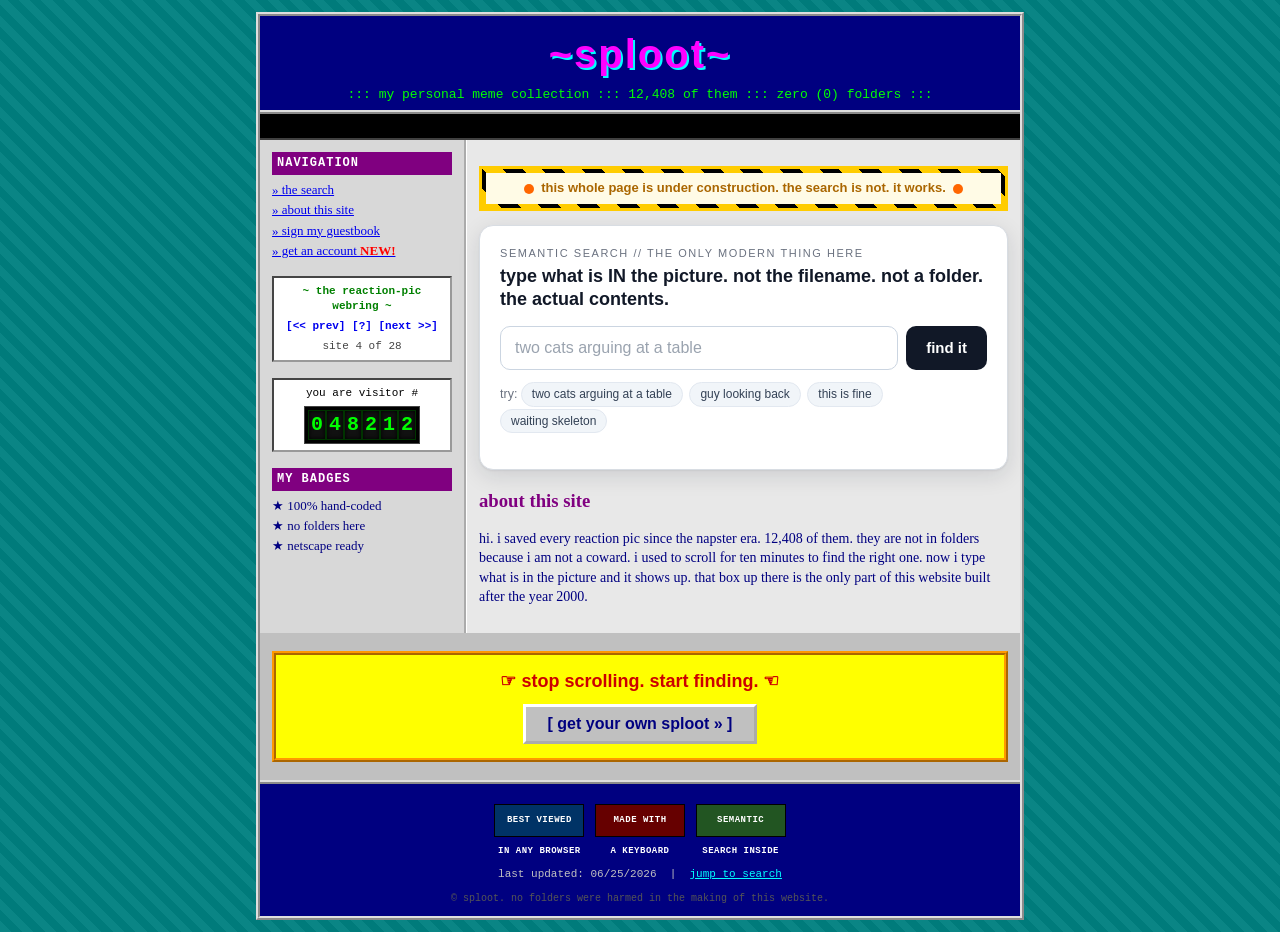
<file: primitives/skills/design/references/aesthetic-library/web1.html>
<!DOCTYPE html>
<html lang="en">
<head>
<meta charset="UTF-8">
<meta name="viewport" content="width=device-width, initial-scale=1.0">
<title>~sploot~ :: my meme collection (UNDER CONSTRUCTION)</title>
<style>
  /* ============================================================
     SPLOOT // WEB 1.0 GEOCITIES UNIVERSE
     everything is gloriously 1999. except the search.
     the search is the one modern thing in the building.
     ============================================================ */

  /* tiled background drawn entirely in CSS — no gifs, no external assets */
  html {
    background-color: #008080; /* the teal. you know the teal. */
    background-image:
      repeating-linear-gradient(45deg,
        rgba(255,255,255,0.04) 0 8px,
        rgba(0,0,0,0.04) 8px 16px);
  }

  body {
    margin: 0;
    padding: 12px;
    font-family: "Times New Roman", Times, serif;
    color: #000080;
    font-size: 16px;
    line-height: 1.4;
  }

  /* the table-layout container. centered. fixed width. as god intended. */
  .page {
    width: 760px;
    max-width: 96vw;
    margin: 0 auto;
    background: #c0c0c0;
    border: 4px ridge #dfdfdf;
    padding: 0;
  }

  /* ---- the loud header band ---- */
  .topband {
    background: #000080;
    color: #ffff00;
    text-align: center;
    padding: 10px 6px 6px;
    border-bottom: 4px ridge #dfdfdf;
  }
  .topband h1 {
    margin: 0;
    font-family: "Comic Sans MS", "Comic Sans", "Chalkboard SE", cursive, sans-serif;
    font-size: 40px;
    letter-spacing: 2px;
    color: #ff00ff;
    text-shadow: 2px 2px 0 #00ffff, -1px -1px 0 #000080;
    text-transform: lowercase;
  }
  .topband .sub {
    color: #00ff00;
    font-family: "Courier New", monospace;
    font-size: 13px;
    margin-top: 4px;
  }

  /* the self-aware marquee */
  .marquee-wrap {
    background: #000;
    color: #00ff00;
    font-family: "Courier New", monospace;
    font-size: 13px;
    overflow: hidden;
    white-space: nowrap;
    border-bottom: 2px solid #404040;
    padding: 3px 0;
  }
  .marquee-track {
    display: inline-block;
    padding-left: 100%;
    animation: scrollleft 22s linear infinite;
  }
  @keyframes scrollleft {
    0%   { transform: translateX(0); }
    100% { transform: translateX(-100%); }
  }
  .marquee-track:hover { animation-play-state: paused; }

  /* the two-column table layout */
  .layout {
    display: table;
    width: 100%;
    border-collapse: collapse;
  }
  .col {
    display: table-cell;
    vertical-align: top;
    padding: 12px;
  }
  .col.sidebar {
    width: 180px;
    background: #d8d8d8;
    border-right: 3px groove #fff;
    font-size: 13px;
  }
  .col.main { background: #e8e8e8; }

  /* sidebar webring + nav chrome */
  .sidebar h3 {
    background: #800080;
    color: #fff;
    margin: 0 0 6px;
    padding: 3px 5px;
    font-family: "Courier New", monospace;
    font-size: 12px;
    text-transform: uppercase;
    letter-spacing: 1px;
  }
  .sidebar ul { list-style: none; margin: 0 0 16px; padding: 0; }
  .sidebar li { margin: 2px 0; }

  a { color: #0000ee; }
  a:visited { color: #551a8b; }
  a:hover { color: #ee0000; background: #ffff99; }
  a:focus-visible { outline: 3px solid #ff00ff; outline-offset: 1px; }

  /* the webring box */
  .webring {
    border: 2px inset #999;
    background: #fff;
    padding: 6px;
    text-align: center;
    font-family: "Courier New", monospace;
    font-size: 11px;
    color: #000;
    margin-bottom: 16px;
  }
  .webring .ringname { color: #008000; font-weight: bold; display: block; margin-bottom: 4px; }
  .webring .ringnav a { font-weight: bold; text-decoration: none; }

  /* the visitor counter — odometer style, drawn in CSS */
  .counter-box {
    border: 2px inset #999;
    background: #fff;
    padding: 6px;
    text-align: center;
    margin-bottom: 16px;
  }
  .counter-box .label {
    font-family: "Courier New", monospace;
    font-size: 11px;
    color: #000;
    display: block;
    margin-bottom: 4px;
  }
  .odometer {
    display: inline-block;
    background: #000;
    padding: 3px;
    border: 1px solid #444;
  }
  .odometer .digit {
    display: inline-block;
    width: 16px;
    background: #111;
    color: #00ff00;
    font-family: "Courier New", monospace;
    font-weight: bold;
    font-size: 20px;
    text-align: center;
    border: 1px solid #003300;
    box-shadow: inset 0 0 4px #000;
  }

  /* "under construction" — built in CSS, no animated gif */
  .construction {
    margin: 14px 0;
    border: 3px solid #ffcc00;
    background:
      repeating-linear-gradient(45deg,
        #ffcc00 0 14px,
        #000 14px 28px);
    padding: 4px;
  }
  .construction .inner {
    background: #fffbe6;
    text-align: center;
    padding: 6px;
    font-family: "Comic Sans MS", cursive, sans-serif;
    font-weight: bold;
    color: #aa6600;
    font-size: 13px;
  }
  .construction .barber { /* tiny blinking pylon dot, motion-gated below */
    display: inline-block;
    width: 10px; height: 10px;
    background: #ff6600;
    border-radius: 50%;
    vertical-align: middle;
    margin: 0 4px;
  }

  /* ===========================================================
     THE SEARCH. the one good thing. it does NOT look like 1999.
     clean, modern, calm. deliberate aesthetic break.
     =========================================================== */
  .search-zone {
    margin: 4px 0 18px;
    background: #ffffff;
    border: 1px solid #d8dde3;
    border-radius: 14px;
    box-shadow: 0 6px 22px rgba(16,24,40,0.12), 0 1px 2px rgba(16,24,40,0.06);
    padding: 20px;
    font-family: -apple-system, BlinkMacSystemFont, "Segoe UI", Roboto, Helvetica, Arial, sans-serif;
    color: #111827;
  }
  .search-zone .kicker {
    font-size: 11px;
    letter-spacing: 0.14em;
    text-transform: uppercase;
    color: #6b7280;
    margin: 0 0 4px;
  }
  .search-zone .pitch {
    font-size: 18px;
    font-weight: 600;
    margin: 0 0 14px;
    color: #111827;
    line-height: 1.3;
  }
  .search-row { display: flex; gap: 8px; }
  .search-zone label.sr {
    position: absolute; width: 1px; height: 1px;
    padding: 0; margin: -1px; overflow: hidden; clip: rect(0,0,0,0); border: 0;
  }
  .search-zone input[type="search"] {
    flex: 1;
    font-size: 16px;
    padding: 12px 14px;
    border: 1.5px solid #cbd5e1;
    border-radius: 10px;
    color: #111827;
    background: #fff;
    font-family: inherit;
  }
  .search-zone input[type="search"]::placeholder { color: #9aa3af; }
  .search-zone input[type="search"]:focus-visible {
    outline: 3px solid #2563eb;
    outline-offset: 1px;
    border-color: #2563eb;
  }
  .search-zone button.go {
    font-size: 15px;
    font-weight: 600;
    padding: 12px 20px;
    border: none;
    border-radius: 10px;
    background: #111827;
    color: #fff;
    cursor: pointer;
    font-family: inherit;
  }
  .search-zone button.go:hover { background: #2563eb; }
  .search-zone button.go:focus-visible { outline: 3px solid #2563eb; outline-offset: 2px; }
  .search-hint { font-size: 12.5px; color: #6b7280; margin: 10px 0 0; }
  .search-hint button.chip {
    font: inherit; font-size: 12px;
    background: #f1f5f9; border: 1px solid #e2e8f0;
    color: #334155; border-radius: 999px; padding: 3px 10px;
    cursor: pointer; margin: 2px 3px 0 0;
  }
  .search-hint button.chip:hover { background: #e2e8f0; }
  .search-hint button.chip:focus-visible { outline: 2px solid #2563eb; outline-offset: 1px; }

  /* the results grid — modern cards, the "found meme" stand-ins */
  .results { margin-top: 16px; }
  .results-status {
    font-size: 13px; color: #374151; margin: 0 0 10px; font-weight: 600;
  }
  .grid {
    display: grid;
    grid-template-columns: repeat(3, 1fr);
    gap: 10px;
  }
  .memecard {
    border: 1px solid #e5e7eb;
    border-radius: 10px;
    overflow: hidden;
    background: #fff;
    text-align: left;
  }
  .memecard .thumb {
    aspect-ratio: 1 / 1;
    display: flex; align-items: center; justify-content: center;
    font-size: 40px;
    color: #fff;
    /* asset language: ascii-glyph "memes", no real images */
  }
  .memecard .cap {
    font-size: 11px; color: #4b5563; padding: 7px 9px; line-height: 1.3;
    font-family: -apple-system, BlinkMacSystemFont, "Segoe UI", Roboto, sans-serif;
  }
  .memecard.hit {
    outline: 3px solid #16a34a;
    outline-offset: -3px;
    box-shadow: 0 0 0 4px rgba(22,163,74,0.18);
  }
  .memecard .badge {
    display: inline-block; font-size: 10px; font-weight: 700;
    background: #dcfce7; color: #166534; padding: 1px 6px; border-radius: 999px;
    margin-bottom: 3px;
  }

  /* the loud sign-up cta band, back in 1999 style */
  .cta {
    background: #ffff00;
    border: 4px ridge #ff9900;
    text-align: center;
    padding: 14px;
    margin: 18px 12px;
  }
  .cta p {
    margin: 0 0 10px;
    font-family: "Comic Sans MS", cursive, sans-serif;
    color: #cc0000;
    font-weight: bold;
    font-size: 18px;
  }
  .bevel-btn {
    display: inline-block;
    font-family: "Comic Sans MS", cursive, sans-serif;
    font-weight: bold;
    font-size: 16px;
    color: #000080;
    text-decoration: none;
    background: #c0c0c0;
    border: 3px outset #fff;
    padding: 6px 22px;
    cursor: pointer;
  }
  .bevel-btn:hover { background: #d4d4d4; }
  .bevel-btn:active { border-style: inset; }
  .bevel-btn:focus-visible { outline: 3px solid #ff00ff; outline-offset: 2px; }

  /* footer with badges + last-updated */
  .footer {
    border-top: 4px ridge #dfdfdf;
    background: #000080;
    color: #c0c0c0;
    text-align: center;
    padding: 10px;
    font-family: "Courier New", monospace;
    font-size: 11px;
  }
  .footer a { color: #00ffff; }
  .footer .badges { margin: 8px 0; }
  .footer .badge88 {
    display: inline-block;
    width: 88px; height: 31px;
    line-height: 31px;
    font-size: 9px; font-weight: bold;
    border: 1px solid #000;
    margin: 2px;
    color: #fff;
    letter-spacing: 0.5px;
  }

  .bestviewed {
    font-family: "Courier New", monospace;
    font-size: 10px;
    color: #555;
    text-align: center;
    margin: 10px 0 0;
  }

  /* the blink, used once, knowingly, on a NEW! tag */
  .blink { color: #ff0000; font-weight: bold; }

  @media (prefers-reduced-motion: no-preference) {
    .blink { animation: blinker 1s steps(2,start) infinite; }
    .construction .barber { animation: blinker 0.8s steps(2,start) infinite; }
  }
  @keyframes blinker { to { visibility: hidden; } }

  /* reduced motion: marquee stops scrolling, becomes static line */
  @media (prefers-reduced-motion: reduce) {
    .marquee-track { animation: none; padding-left: 8px; white-space: normal; }
  }

  @media (max-width: 680px) {
    .col, .col.sidebar, .col.main { display: block; width: auto; }
    .grid { grid-template-columns: repeat(2, 1fr); }
    .topband h1 { font-size: 30px; }
  }
</style>
</head>
<body>
<div class="page">

  <!-- LOUD HEADER -->
  <div class="topband">
    <h1>~sploot~</h1>
    <div class="sub">::: my personal meme collection ::: 12,408 of them ::: zero (0) folders :::</div>
  </div>

  <!-- SELF-AWARE MARQUEE -->
  <div class="marquee-wrap" aria-hidden="true">
    <div class="marquee-track">
      &#9733; welcome 2 my homepage &#9733; you saved it. now find it. &#9733; yes the marquee is on purpose &#9733; everything here is from 1999 EXCEPT the search box &#9733; the search box is from the future &#9733; please do not adjust your monitor &#9733; i had a meme for this &#9733;
    </div>
  </div>

  <!-- TWO-COLUMN TABLE LAYOUT -->
  <div class="layout">

    <!-- SIDEBAR: webring + counter + nav -->
    <div class="col sidebar">
      <h3>navigation</h3>
      <ul>
        <li><a href="#search">&raquo; the search</a></li>
        <li><a href="#about">&raquo; about this site</a></li>
        <li><a href="#join">&raquo; sign my guestbook</a></li>
        <li><a href="#join">&raquo; get an account <span class="blink">NEW!</span></a></li>
      </ul>

      <div class="webring">
        <span class="ringname">~ the reaction-pic webring ~</span>
        <div class="ringnav">
          <a href="#" onclick="return ringHop('prev')" title="previous site">[&lt;&lt; prev]</a>
          <a href="#" onclick="return ringHop('rand')" title="random site">[?]</a>
          <a href="#" onclick="return ringHop('next')" title="next site">[next &gt;&gt;]</a>
        </div>
        <div id="ring-status" style="margin-top:5px;color:#444;">site 4 of 28</div>
      </div>

      <div class="counter-box">
        <span class="label">you are visitor #</span>
        <span class="odometer" id="odometer" aria-label="visitor counter">
          <span class="digit">0</span><span class="digit">0</span><span class="digit">0</span><span class="digit">0</span><span class="digit">0</span><span class="digit">0</span>
        </span>
      </div>

      <h3>my badges</h3>
      <ul>
        <li>&#9733; 100% hand-coded</li>
        <li>&#9733; no folders here</li>
        <li>&#9733; netscape ready</li>
      </ul>
    </div>

    <!-- MAIN COLUMN -->
    <div class="col main">

      <!-- UNDER CONSTRUCTION (CSS only) -->
      <div class="construction">
        <div class="inner">
          <span class="barber"></span> this whole page is under construction. the search is not. it works. <span class="barber"></span>
        </div>
      </div>

      <!-- ============ THE SEARCH (the one modern thing) ============ -->
      <div class="search-zone" id="search">
        <p class="kicker">semantic search // the only modern thing here</p>
        <p class="pitch">type what is IN the picture. not the filename. not a folder. the actual contents.</p>
        <form id="searchForm" autocomplete="off">
          <div class="search-row">
            <label class="sr" for="q">describe the meme you are looking for</label>
            <input type="search" id="q" name="q"
                   placeholder="two cats arguing at a table"
                   aria-describedby="searchhint">
            <button type="submit" class="go">find it</button>
          </div>
        </form>
        <p class="search-hint" id="searchhint">
          try:
          <button type="button" class="chip" data-q="two cats arguing at a table">two cats arguing at a table</button>
          <button type="button" class="chip" data-q="guy looking back at another girl">guy looking back</button>
          <button type="button" class="chip" data-q="this is fine dog in fire">this is fine</button>
          <button type="button" class="chip" data-q="skeleton waiting on a bench">waiting skeleton</button>
        </p>

        <div class="results" id="results" aria-live="polite"></div>
      </div>
      <!-- ============ /SEARCH ============ -->

      <h3 id="about" style="font-family:'Comic Sans MS',cursive;color:#800080;margin:0 0 6px;">about this site</h3>
      <p style="font-size:14px;">
        hi. i saved every reaction pic since the napster era. 12,408 of them. they are not
        in folders because i am not a coward. i used to scroll for ten minutes to find the
        right one. now i type what is in the picture and it shows up. that box up there is
        the only part of this website built after the year 2000.
      </p>

    </div>
  </div>

  <!-- SIGN-UP CTA -->
  <div class="cta" id="join">
    <p>&#9758; stop scrolling. start finding. &#9756;</p>
    <a href="#" class="bevel-btn" onclick="return signUp()">[ get your own sploot &raquo; ]</a>
  </div>

  <!-- FOOTER -->
  <div class="footer">
    <div class="badges">
      <span class="badge88" style="background:#003366;">BEST VIEWED<br>IN ANY BROWSER</span>
      <span class="badge88" style="background:#660000;">MADE WITH<br>A KEYBOARD</span>
      <span class="badge88" style="background:#225522;">SEMANTIC<br>SEARCH INSIDE</span>
    </div>
    <div>last updated: 06/25/2026 &nbsp;|&nbsp; <a href="#search">jump to search</a></div>
    <div class="bestviewed">&copy; sploot. no folders were harmed in the making of this website.</div>
  </div>

</div>

<script>
  /* ---- LIVE VISITOR COUNTER (persists in localStorage; real increment) ---- */
  (function(){
    var KEY = "sploot_web1_hits";
    var n = parseInt(localStorage.getItem(KEY) || "", 10);
    if (isNaN(n)) { n = 48211; } // seed so it looks lived-in
    n += 1;
    localStorage.setItem(KEY, String(n));
    var s = String(n).padStart(6, "0").slice(-6);
    var box = document.getElementById("odometer");
    var digits = box.querySelectorAll(".digit");
    for (var i = 0; i < digits.length; i++) { digits[i].textContent = s[i]; }
    box.setAttribute("aria-label", "you are visitor number " + n);
  })();

  /* ---- WEBRING (ironic, but the chrome behaves) ---- */
  var ringPos = 4, ringTotal = 28;
  function ringHop(dir){
    if (dir === "prev") ringPos = ringPos <= 1 ? ringTotal : ringPos - 1;
    else if (dir === "next") ringPos = ringPos >= ringTotal ? 1 : ringPos + 1;
    else ringPos = Math.floor(Math.random() * ringTotal) + 1;
    document.getElementById("ring-status").textContent = "site " + ringPos + " of " + ringTotal;
    return false;
  }

  /* ---- THE CORPUS: license-safe ascii-glyph meme stand-ins ---- */
  /* each "meme" is a glyph + a swatch + searchable text. no real images. */
  var CORPUS = [
    { g:"=^..^=  =^..^=", bg:"#7c3aed", cap:"two cats arguing at a table", kw:"cats arguing table fight dinner woman pointing" },
    { g:"( o_o)>  (•_•)", bg:"#0ea5e9", cap:"guy looking back at someone else", kw:"guy looking back boyfriend distracted girl jealous" },
    { g:"~( =^o^= )~",   bg:"#ef4444", cap:"this is fine, dog in a burning room", kw:"this is fine dog fire room burning coffee everything okay" },
    { g:"[._.]___",      bg:"#475569", cap:"skeleton waiting on a bench", kw:"skeleton waiting bench still here forever patience" },
    { g:"\\(°□°)/",      bg:"#f59e0b", cap:"guy yelling at a calm cat", kw:"yelling woman cat dinner table white cat confused" },
    { g:"(づ｡◕‿‿◕｡)づ",   bg:"#16a34a", cap:"offering a hug, slightly too much", kw:"hug offering wholesome arms reach affection" },
    { g:"щ(ﾟДﾟщ)",       bg:"#db2777", cap:"why would they do this", kw:"despair why panic dramatic disbelief shock" },
    { g:"ಠ_ಠ",           bg:"#1f2937", cap:"deeply unimpressed stare", kw:"unimpressed stare judgment disapproval skeptical look of disgust" },
    { g:"┬─┬ノ(°-°ノ)",   bg:"#0891b2", cap:"calmly putting the table back", kw:"calm restoring order table flip back peace zen" }
  ];

  /* tiny keyword overlap scorer — stand-in for the real embedding search */
  function score(query, item){
    var q = query.toLowerCase().split(/[^a-z]+/).filter(Boolean);
    var hay = (item.kw + " " + item.cap).toLowerCase();
    var s = 0;
    q.forEach(function(t){ if (t.length > 2 && hay.indexOf(t) !== -1) s += 1; });
    return s;
  }

  function renderResults(query){
    var out = document.getElementById("results");
    var q = (query || "").trim();
    if (!q) { out.innerHTML = ""; return; }

    var ranked = CORPUS.map(function(it){ return { it: it, s: score(q, it) }; })
                       .sort(function(a,b){ return b.s - a.s; });

    var topScore = ranked[0].s;
    var hasHit = topScore > 0;

    /* if nothing matched the keywords, still show a "closest" first so the
       interaction never dead-ends — deadpan honest about confidence */
    var html = "";
    html += '<p class="results-status">' +
      (hasHit
        ? 'found it. searched 12,408 memes in 41ms.'
        : 'closest matches in 12,408 memes (you typed something weird, here is my best guess):') +
      '</p>';
    html += '<div class="grid">';
    ranked.forEach(function(r, i){
      var isHit = hasHit && i === 0;
      html += '<div class="memecard' + (isHit ? ' hit' : '') + '">';
      html += '<div class="thumb" style="background:' + r.it.bg + '">' + escapeHtml(r.it.g) + '</div>';
      html += '<div class="cap">' + (isHit ? '<span class="badge">TOP MATCH</span><br>' : '') + escapeHtml(r.it.cap) + '</div>';
      html += '</div>';
    });
    html += '</div>';
    out.innerHTML = html;
  }

  function escapeHtml(s){
    return s.replace(/[&<>"']/g, function(c){
      return ({ "&":"&amp;","<":"&lt;",">":"&gt;",'"':"&quot;","'":"&#39;" })[c];
    });
  }

  document.getElementById("searchForm").addEventListener("submit", function(e){
    e.preventDefault();
    renderResults(document.getElementById("q").value);
    document.getElementById("results").scrollIntoView({ behavior: "smooth", block: "nearest" });
  });

  /* example chips fill + run */
  Array.prototype.forEach.call(document.querySelectorAll(".chip"), function(btn){
    btn.addEventListener("click", function(){
      var q = btn.getAttribute("data-q");
      document.getElementById("q").value = q;
      renderResults(q);
    });
  });

  function signUp(){
    alert("welcome to sploot. (this is the demo. the real sign-up lives on the modern part of the internet.)");
    return false;
  }
</script>
</body>
</html>
</file>
<file: site/aesthetic.css>
/* ═══════════════════════════════════════════════════════════════════
   aesthetic v0.25.0
   The Misty Step design system. https://github.com/misty-step/aesthetic

   The law:
   · One size. Exactly one font size on every surface; the headline is
     heavier and blacker, never larger.
   · Three inks by three weights (400 / 550 / 800): nine registers.
   · The accent is yours. Define your scheme and use it with judgment;
     identity comes from ink, hairlines, type, and motion — never from
     a color-counting rule. Color earns its place; it is not ambient.
   · Status rides the glyph: danger, success, and warning color the
     Lucide icon, never the sentence, never a filled pill.
   · Every view fits the viewport. 100dvh screens, no page scrolling;
     when content exceeds one screen, a quiet nav swaps views.
   · Motion is feedback, never decoration: small, brief, eased, and
     gone when the user prefers reduced motion. State resolutions are
     gentler (--ae-gentle) and resolve once — success persists, it is
     never rewound. Nothing changes size while it animates.
   · Buttons are not links: contained ink shapes. Links navigate,
     buttons act.
   · Light and dark, defaulting to the system, with a user toggle.

   Steering: every token is a CSS custom property; downstream projects
   pin a named theme or steer the scheme — --ae-accent /
   --ae-accent-dark, and the status triplet when their domain needs
   different hues. Everything else is the shared identity.
   ═══════════════════════════════════════════════════════════════════ */

/* ── tokens ───────────────────────────────────────────────────────── */

:root {
  --ae-surface: #fcfcfc;
  --ae-wash: #f3f3f3;
  --ae-ink: #151515;
  --ae-ink-muted: #737373;
  --ae-ink-faint: #a3a3a3;
  --ae-line: #e9e9e9;
  --ae-accent: #2643d0;

  /* status inks: hue rides the glyph, words stay ink */
  --ae-ok: #15714b;
  --ae-warn: #8a5f32;
  --ae-err: #a84138;

  /* categorical inks: identity, not judgment — N agents, N series, N
     actors need N distinguishable hues with no severity meaning. Ride
     the word on .ae-chip (see below); this is the one place a hue is
     allowed to color text, because there is no glyph to carry it and
     nothing is being judged. */
  --ae-cat-0: #8c2f1f;
  --ae-cat-1: #2c6e62;
  --ae-cat-2: #a67c1e;
  --ae-cat-3: #6b4c86;
  --ae-cat-4: #46586b;
  --ae-cat-5: #5b7444;
  --ae-cat-6: #3d5a80;
  --ae-cat-7: #a1452e;

  /* dark counterparts, resolved by the mode blocks below */
  --ae-surface-dark: #121212;
  --ae-wash-dark: #1b1b1b;
  --ae-ink-dark: #ededed;
  --ae-ink-muted-dark: #8f8f8f;
  --ae-ink-faint-dark: #5c5c5c;
  --ae-line-dark: #262626;
  --ae-accent-dark: #8c9eff;
  --ae-ok-dark: #6fd2a8;
  --ae-warn-dark: #c49d72;
  --ae-err-dark: #e58379;
  --ae-cat-0-dark: #d06a4f;
  --ae-cat-1-dark: #54bba4;
  --ae-cat-2-dark: #d8b25a;
  --ae-cat-3-dark: #b98fe0;
  --ae-cat-4-dark: #93a8c2;
  --ae-cat-5-dark: #9bc47a;
  --ae-cat-6-dark: #7ea1d1;
  --ae-cat-7-dark: #e08a6a;

  --ae-font: 'Geist', 'Helvetica Neue', Helvetica, Arial, sans-serif;
  --ae-font-mono: 'Geist Mono', ui-monospace, SFMono-Regular, Menlo, monospace;

  --ae-w-regular: 400;
  --ae-w-medium: 550;
  --ae-w-black: 800;

  --ae-measure: 38rem; /* rem: bars in the 13px chrome register must not shrink the measure */
  --ae-measure-wide: 68rem;
  --ae-radius: 0;
  --ae-breakpoint-sm: 40rem; /* phones and narrow split-view: one-column data */
  --ae-breakpoint-md: 48rem; /* tablet portrait: shell chrome leaves the side */
  --ae-breakpoint-lg: 64rem; /* small laptop: boards can hold columns */

  /* the spacing scale: consumers use these instead of ad-hoc em values.
     The token-guard (015) will enforce them. Off-scale internal values
     are left as literals — the scale is the vocabulary going forward. */
  --ae-space-0: 0.1em; /* micro — tag padding, chrome adjustments */
  --ae-space-1: 0.25em; /* tight — icon gaps, control insets */
  --ae-space-2: 0.5em; /* small — button padding, small gaps */
  --ae-space-3: 0.75em; /* medium — control padding, row gaps */
  --ae-space-4: 1em; /* base — group padding, standard gap */
  --ae-space-5: 1.5em; /* comfortable — section internals */
  --ae-space-6: 2em; /* spacious — section gaps, stage padding */
  --ae-space-7: 2.5em; /* large — document section spacing */
  --ae-space-8: 3em; /* section — top-level margins */

  /* z-index scale: named layers so consumers don't guess at magic numbers */
  --ae-z-backdrop: 40; /* modal backdrop below its decision panel */
  --ae-z-dialog: 41; /* modal decision panel */
  --ae-z-pop: 50; /* portaled menus and popovers above modal decisions */
  --ae-z-tip: 60; /* portaled tooltips above popovers and dialogs */
  --ae-z-toast: 100; /* toasts, persistent notifications */

  /* motion: feedback, never decoration */
  --ae-ease: cubic-bezier(0.23, 1, 0.32, 1);
  --ae-quick: 160ms;
  --ae-soft: 240ms;
  --ae-gentle: 480ms; /* state resolutions: slower than feedback, never abrupt */

  color-scheme: light dark;
}

/* named themes: opt-in flavor presets over the same token contract.
   Projects pin one on <html data-ae-theme="moss">, or include
   recipes/theme.js to let users switch. Theme presets steer accent and
   categorical inks; status semantics stay the house triplet unless a
   project deliberately overrides them. */
:root[data-ae-theme='ultramarine'] {
  --ae-accent: #2643d0;
  --ae-accent-dark: #8c9eff;
  --ae-cat-0: #8c2f1f;
  --ae-cat-1: #2c6e62;
  --ae-cat-2: #a67c1e;
  --ae-cat-3: #6b4c86;
  --ae-cat-4: #46586b;
  --ae-cat-5: #5b7444;
  --ae-cat-6: #3d5a80;
  --ae-cat-7: #a1452e;
  --ae-cat-0-dark: #d06a4f;
  --ae-cat-1-dark: #54bba4;
  --ae-cat-2-dark: #d8b25a;
  --ae-cat-3-dark: #b98fe0;
  --ae-cat-4-dark: #93a8c2;
  --ae-cat-5-dark: #9bc47a;
  --ae-cat-6-dark: #7ea1d1;
  --ae-cat-7-dark: #e08a6a;
}

:root[data-ae-theme='moss'] {
  --ae-accent: #2f6b3f;
  --ae-accent-dark: #80d98e;
  --ae-cat-0: #6f3f1f;
  --ae-cat-1: #2f6b3f;
  --ae-cat-2: #8a6a1f;
  --ae-cat-3: #5d5686;
  --ae-cat-4: #4b6470;
  --ae-cat-5: #55743d;
  --ae-cat-6: #3d6472;
  --ae-cat-7: #934b2f;
  --ae-cat-0-dark: #d28a5f;
  --ae-cat-1-dark: #80d98e;
  --ae-cat-2-dark: #d6b65c;
  --ae-cat-3-dark: #b8a8e8;
  --ae-cat-4-dark: #9ab8c4;
  --ae-cat-5-dark: #a8d68a;
  --ae-cat-6-dark: #88c4d2;
  --ae-cat-7-dark: #df8a62;
}

:root[data-ae-theme='ember'] {
  --ae-accent: #c2410c;
  --ae-accent-dark: #ff8a5c;
  --ae-cat-0: #9b2f1f;
  --ae-cat-1: #6b5a2f;
  --ae-cat-2: #8a5f32;
  --ae-cat-3: #6d4c86;
  --ae-cat-4: #5a6172;
  --ae-cat-5: #5b7444;
  --ae-cat-6: #3d5a80;
  --ae-cat-7: #a1452e;
  --ae-cat-0-dark: #f08a70;
  --ae-cat-1-dark: #c49d72;
  --ae-cat-2-dark: #ffb45c;
  --ae-cat-3-dark: #b98fe0;
  --ae-cat-4-dark: #93a8c2;
  --ae-cat-5-dark: #9bc47a;
  --ae-cat-6-dark: #7ea1d1;
  --ae-cat-7-dark: #ff8a5c;
}

:root[data-ae-theme='violet'] {
  --ae-accent: #6d28d9;
  --ae-accent-dark: #c4a3ff;
  --ae-cat-0: #8c2f5a;
  --ae-cat-1: #2c6e62;
  --ae-cat-2: #8a721e;
  --ae-cat-3: #6d28d9;
  --ae-cat-4: #46586b;
  --ae-cat-5: #5b7444;
  --ae-cat-6: #3d5a80;
  --ae-cat-7: #9945a1;
  --ae-cat-0-dark: #e08ab8;
  --ae-cat-1-dark: #54bba4;
  --ae-cat-2-dark: #d8b25a;
  --ae-cat-3-dark: #c4a3ff;
  --ae-cat-4-dark: #93a8c2;
  --ae-cat-5-dark: #9bc47a;
  --ae-cat-6-dark: #7ea1d1;
  --ae-cat-7-dark: #df8ae8;
}

/* auto dark: follows the OS unless the page pins a mode */
@media (prefers-color-scheme: dark) {
  :root:not(.light):not([data-ae-mode='light']) {
    --ae-surface: var(--ae-surface-dark);
    --ae-wash: var(--ae-wash-dark);
    --ae-ink: var(--ae-ink-dark);
    --ae-ink-muted: var(--ae-ink-muted-dark);
    --ae-ink-faint: var(--ae-ink-faint-dark);
    --ae-line: var(--ae-line-dark);
    --ae-accent: var(--ae-accent-dark);
    --ae-ok: var(--ae-ok-dark);
    --ae-warn: var(--ae-warn-dark);
    --ae-err: var(--ae-err-dark);
    --ae-cat-0: var(--ae-cat-0-dark);
    --ae-cat-1: var(--ae-cat-1-dark);
    --ae-cat-2: var(--ae-cat-2-dark);
    --ae-cat-3: var(--ae-cat-3-dark);
    --ae-cat-4: var(--ae-cat-4-dark);
    --ae-cat-5: var(--ae-cat-5-dark);
    --ae-cat-6: var(--ae-cat-6-dark);
    --ae-cat-7: var(--ae-cat-7-dark);
  }
}

/* pinned modes narrow color-scheme so UA widgets (scrollbars, form
   controls) match the pinned mode instead of following the OS */
.light,
[data-ae-mode='light'] {
  color-scheme: light;
}

/* pinned dark: class or attribute set by the site's mode toggle */
:root.dark,
:root[data-ae-mode='dark'] {
  color-scheme: dark;
  --ae-surface: var(--ae-surface-dark);
  --ae-wash: var(--ae-wash-dark);
  --ae-ink: var(--ae-ink-dark);
  --ae-ink-muted: var(--ae-ink-muted-dark);
  --ae-ink-faint: var(--ae-ink-faint-dark);
  --ae-line: var(--ae-line-dark);
  --ae-accent: var(--ae-accent-dark);
  --ae-ok: var(--ae-ok-dark);
  --ae-warn: var(--ae-warn-dark);
  --ae-err: var(--ae-err-dark);
  --ae-cat-0: var(--ae-cat-0-dark);
  --ae-cat-1: var(--ae-cat-1-dark);
  --ae-cat-2: var(--ae-cat-2-dark);
  --ae-cat-3: var(--ae-cat-3-dark);
  --ae-cat-4: var(--ae-cat-4-dark);
  --ae-cat-5: var(--ae-cat-5-dark);
  --ae-cat-6: var(--ae-cat-6-dark);
  --ae-cat-7: var(--ae-cat-7-dark);
}

/* ── base ─────────────────────────────────────────────────────────── */

html {
  scroll-behavior: auto;
}

body {
  margin: 0;
  background: var(--ae-surface);
  color: var(--ae-ink);
  font-family: var(--ae-font);
  font-size: 16px;
  font-weight: var(--ae-w-regular);
  line-height: 1.8;
  cursor: default; /* no I-beam on static text; pointer/text are earned */
  -webkit-font-smoothing: antialiased;
  text-rendering: optimizeLegibility;
}

/* one size: nothing earns scale, only ink and weight */
h1,
h2,
h3,
h4,
h5,
h6,
p,
li,
dt,
dd,
blockquote,
figcaption,
label,
input,
textarea,
button,
table {
  font-size: 1em;
  font-family: inherit;
  line-height: inherit;
  margin: 0;
}

code,
kbd,
pre,
samp {
  font-family: var(--ae-font-mono);
  font-size: 0.92em;
}

::selection {
  background: var(--ae-wash);
  color: var(--ae-ink);
}

:focus-visible {
  outline: 2px solid var(--ae-ink);
  outline-offset: 3px;
}

/* links: ink at rest, warm to accent on hover (the locked treatment).
   Approved alternates, documented for easy change, live in the README:
   marker sweep and draw-on-hover. */
a {
  color: inherit;
  cursor: pointer;
  text-decoration: underline;
  text-underline-offset: 0.2em;
  text-decoration-color: var(--ae-ink-faint);
  padding-block: 0.35em;
  margin-block: -0.35em;
  transition:
    color var(--ae-quick) var(--ae-ease),
    text-decoration-color var(--ae-quick) var(--ae-ease);
}

a:hover {
  color: var(--ae-accent);
  text-decoration-color: currentColor;
}

/* list rows: the whole row is the link, so the cursor never crosses a
   dead band between rows */
.ae-row-link {
  display: block;
  text-decoration: none;
  padding: 0.42em 0;
  margin-block: 0;
  color: inherit;
}

.ae-row-link:hover {
  color: inherit;
}

.ae-row-link .ae-item {
  transition: color var(--ae-quick) var(--ae-ease);
}

.ae-row-link:hover .ae-item {
  color: var(--ae-accent);
}

/* ── screens: every view fits the viewport ────────────────────────── */

/* the screen: one viewport, no page scroll */
.ae-screen {
  height: 100dvh;
  display: flex;
  flex-direction: column;
  overflow: hidden;
}

/* a bar: quiet chrome at the top or bottom of a screen */
.ae-bar {
  flex: none;
  width: min(var(--ae-measure), 100% - 5rem);
  margin-inline: auto;
  padding: 1.4em 0;
  display: flex;
  flex-wrap: wrap;
  align-items: baseline;
  justify-content: space-between;
  gap: 0.4em 1.5em;
}

/* the stage: the screen's content, vertically centered; a view that
   cannot fit scrolls inside the stage, never the page */
.ae-stage {
  flex: 1;
  min-height: 0;
  width: min(var(--ae-measure), 100% - 5rem);
  margin-inline: auto;
  display: flex;
  flex-direction: column;
  overflow-y: auto;
}

.ae-stage > * {
  margin-block: auto;
  padding-block: var(--ae-space-5);
}

/* long documents: top-aligned instead of centered */
.ae-stage-scroll > * {
  margin-block: 0;
  padding-block: var(--ae-space-6);
}

/* a wide screen: catalog, specimen, and dashboard shapes that cannot
   live in 38rem. One decision per screen — set it on .ae-screen. */
.ae-wide .ae-bar,
.ae-wide .ae-stage {
  width: min(var(--ae-measure-wide), 100% - 5rem);
}

/* a view: one screenful of content; remount to replay the entrance */
.ae-view {
  animation: ae-enter var(--ae-soft) var(--ae-ease) both;
}

/* hash-routed views: one mounts at a time; the display toggle remounts
   the view and replays its entrance (behavior: recipes/views.js) */
[data-route] {
  display: none;
}

[data-route].is-on {
  display: block;
}

@keyframes ae-enter {
  from {
    opacity: 0;
    transform: translateY(6px);
  }
}

/* the nav: quiet words with a sliding ink underline. The site positions
   .ae-nav-ind under the active item (left/width) on view change.
   .ae-tabs is the same instrument pointed at panels instead of views:
   role="tablist" buttons, aria-selected marks the open one. */
.ae-nav,
.ae-tabs {
  position: relative;
  display: flex;
  gap: var(--ae-space-6);
}

.ae-nav a,
.ae-nav button,
.ae-tabs a,
.ae-tabs button {
  background: transparent;
  border: 0;
  padding: 0 0 0.6em;
  margin-block: 0;
  cursor: pointer;
  color: var(--ae-ink-muted);
  font-weight: var(--ae-w-medium);
  text-decoration: none;
  transition: color var(--ae-quick) var(--ae-ease);
}

.ae-nav a:hover,
.ae-nav button:hover,
.ae-tabs a:hover,
.ae-tabs button:hover {
  color: var(--ae-ink);
}

.ae-nav [aria-current],
.ae-nav .is-active,
.ae-tabs [aria-current],
.ae-tabs [aria-selected='true'],
.ae-tabs .is-active {
  color: var(--ae-ink);
}

.ae-nav-ind {
  position: absolute;
  bottom: 0;
  height: 2px;
  background: var(--ae-ink);
  transition:
    left var(--ae-soft) var(--ae-ease),
    width var(--ae-soft) var(--ae-ease);
}

/* chrome: the one sanctioned second size. Content gets 16px; chrome
   (footers, utility links, metadata) gets 13px and muted ink. */
.ae-chrome {
  font-size: 13px;
  color: var(--ae-ink-muted);
}

.ae-chrome a {
  color: var(--ae-ink-muted);
  text-decoration: none;
}

.ae-chrome a:hover {
  color: var(--ae-ink);
}

/* the footer: hairline-topped, two ends, chrome register */
.ae-foot {
  font-size: 13px;
  color: var(--ae-ink-muted);
  border-top: 1px solid var(--ae-line);
  padding-top: var(--ae-space-4);
  display: flex;
  justify-content: space-between;
  align-items: center;
  gap: var(--ae-space-4) var(--ae-space-6);
  flex-wrap: wrap;
}

.ae-foot a {
  color: var(--ae-ink-muted);
  text-decoration: none;
}

.ae-foot a:hover {
  color: var(--ae-ink);
}

.ae-foot-links {
  display: inline-flex;
  gap: var(--ae-space-5);
  align-items: center;
}

/* icons: Lucide (ISC), inlined as SVG symbols. 1.5px stroke, round
   caps, sized to ride alongside text. */
.ae-icon {
  width: 1.2em;
  height: 1.2em;
  stroke: currentColor;
  stroke-width: 1.5;
  stroke-linecap: round;
  stroke-linejoin: round;
  fill: none;
  vertical-align: -0.2em;
}

/* icon-forward rows: Lucide gives the eye a scan target, but the law
   stays unchanged — status hue rides the SVG, words stay ink. */
.ae-status {
  display: inline-flex;
  align-items: baseline;
  gap: var(--ae-space-2);
  color: var(--ae-ink);
}

.ae-status .ae-icon {
  flex: none;
}

.ae-status-label {
  color: var(--ae-ink);
}

/* Headless triggers render real buttons; remove UA chrome when a status
   mark is used as the trigger without turning its words into a button. */
button.ae-status {
  background: none;
  border: 0;
  padding: 0;
  margin: 0;
  font: inherit;
  color: inherit;
  text-align: left;
}
.ae-icon-row {
  display: grid;
  grid-template-columns: auto minmax(0, 1fr);
  align-items: baseline;
  gap: var(--ae-space-3);
  color: inherit;
  text-decoration: none;
}

.ae-list-icon {
  flex: none;
  color: var(--ae-ink-muted);
}

.ae-icon-row:hover .ae-list-icon {
  color: var(--ae-ink);
}

.ae-icon-row-main {
  min-width: 0;
  display: flex;
  flex-direction: column;
}

.ae-icon-row-meta {
  font-size: 13px;
  color: var(--ae-ink-muted);
}

/* decomposed list rows: incident feeds and dense activity lists should not
   collapse into "time · app · type · status" prose. Each field gets a
   label, a value, and an optional Lucide/app mark; status hue still rides
   only the glyph. Compose .ae-row-link when the whole row navigates. */
.ae-list-rows {
  display: grid;
  border-block: 1px solid var(--ae-line);
}

.ae-list-row {
  display: grid;
  grid-template-columns:
    minmax(5.5em, 0.8fr) minmax(9em, 1.25fr) minmax(9em, 1fr)
    minmax(7em, 0.9fr);
  align-items: center;
  gap: var(--ae-space-4);
  padding: 0.68em 0;
  border-bottom: 1px solid var(--ae-line);
  color: inherit;
  text-decoration: none;
}

.ae-list-row:last-child {
  border-bottom: 0;
}

.ae-list-row:hover {
  color: inherit;
}

.ae-list-cell {
  min-width: 0;
  display: grid;
  grid-template-columns: minmax(0, 1fr);
  column-gap: var(--ae-space-2);
  align-items: center;
}

.ae-list-cell:has(> .ae-icon),
.ae-list-cell:has(> .ae-app-mark) {
  grid-template-columns: auto minmax(0, 1fr);
}

.ae-list-cell > .ae-icon,
.ae-list-cell > .ae-app-mark {
  grid-column: 1;
  grid-row: 1 / span 2;
  align-self: center;
}

.ae-list-cell > .ae-icon:not(.ae-ok):not(.ae-warn):not(.ae-err) {
  flex: none;
  color: var(--ae-ink-muted);
}

.ae-list-label {
  grid-column: 1;
  font-family: var(--ae-font-mono);
  font-size: 11px;
  line-height: 1.2;
  letter-spacing: 0.12em;
  color: var(--ae-ink-faint);
  text-transform: uppercase;
  white-space: nowrap;
}

.ae-list-value {
  grid-column: 1;
  min-width: 0;
  color: var(--ae-ink);
  overflow: hidden;
  text-overflow: ellipsis;
  white-space: nowrap;
}

.ae-list-cell:has(> .ae-icon) > .ae-list-label,
.ae-list-cell:has(> .ae-icon) > .ae-list-value,
.ae-list-cell:has(> .ae-app-mark) > .ae-list-label,
.ae-list-cell:has(> .ae-app-mark) > .ae-list-value {
  grid-column: 2;
}

.ae-list-time .ae-list-value {
  font-family: var(--ae-font-mono);
  font-size: 13px;
  font-variant-numeric: tabular-nums;
  color: var(--ae-ink-muted);
}

.ae-list-status {
  justify-self: end;
}

.ae-list-status .ae-list-value {
  font-weight: var(--ae-w-medium);
}

/* app identity: a Lucide project mark sized by the register it lives
   in. The same mark works in a 13px rail and a 16px header. */
.ae-logo {
  display: inline-flex;
  align-items: center;
  gap: var(--ae-space-3);
  color: inherit;
  text-decoration: none;
  padding-block: 0.2em;
  margin-block: 0;
}

.ae-logo:hover {
  color: inherit;
}

.ae-logo .ae-name {
  transition: color var(--ae-quick) var(--ae-ease);
}

.ae-logo:hover .ae-name {
  color: var(--ae-accent);
}

.ae-logo-compact {
  gap: var(--ae-space-2);
  font-size: 13px;
}

.ae-app-mark {
  width: 2em;
  height: 2em;
  border: 1px solid var(--ae-line);
  color: var(--ae-ink);
  display: inline-flex;
  align-items: center;
  justify-content: center;
  flex: none;
}

.ae-app-mark .ae-icon {
  width: 1.2em;
  height: 1.2em;
  vertical-align: 0;
}

.ae-logo-compact .ae-app-mark {
  width: 1.8em;
  height: 1.8em;
}

/* the mode toggle: an icon button; sun and moon rotate-crossfade.
   Markup: button.ae-mode > svg.ae-icon.ae-sun + svg.ae-icon.ae-moon */
.ae-mode {
  position: relative;
  display: inline-flex;
  align-items: center;
  justify-content: center;
  width: 2.2em;
  height: 2.2em;
  background: transparent;
  border: 0;
  padding: 0;
  cursor: pointer;
  color: var(--ae-ink-muted);
  transition: color var(--ae-quick) var(--ae-ease);
}

/* the icons are absolutely stacked, so the button has no in-flow text;
   this zero-width space gives it a real baseline so bars can
   baseline-align it with neighboring links */
.ae-mode::before {
  content: '\200b';
}

.ae-mode:hover {
  color: var(--ae-ink);
}

.ae-mode .ae-icon {
  position: absolute;
  inset: 0;
  margin: auto;
  width: 1.25em;
  height: 1.25em;
  transition:
    opacity var(--ae-quick) var(--ae-ease),
    transform var(--ae-quick) var(--ae-ease);
}

.ae-mode .ae-sun {
  opacity: 1;
  transform: rotate(0) scale(1);
}

.ae-mode .ae-moon {
  opacity: 0;
  transform: rotate(-90deg) scale(0.6);
}

.dark .ae-mode .ae-sun,
[data-ae-mode='dark'] .ae-mode .ae-sun {
  opacity: 0;
  transform: rotate(90deg) scale(0.6);
}

.dark .ae-mode .ae-moon,
[data-ae-mode='dark'] .ae-mode .ae-moon {
  opacity: 1;
  transform: rotate(0) scale(1);
}

/* a panel: soft depth for dense content (forms). Radius stays 0. */
.ae-panel {
  background: var(--ae-surface);
  padding: var(--ae-space-6);
  box-shadow:
    0 1px 2px rgba(0, 0, 0, 0.04),
    0 8px 28px rgba(0, 0, 0, 0.06);
}

.dark .ae-panel,
[data-ae-mode='dark'] .ae-panel {
  background: var(--ae-wash);
  box-shadow: none;
}

/* auto dark (no pinned mode): panel and mode icon follow the OS */
@media (prefers-color-scheme: dark) {
  :root:not(.light):not([data-ae-mode='light']) .ae-panel {
    background: var(--ae-wash);
    box-shadow: none;
  }

  :root:not(.light):not([data-ae-mode='light']) .ae-mode .ae-sun {
    opacity: 0;
    transform: rotate(90deg) scale(0.6);
  }

  :root:not(.light):not([data-ae-mode='light']) .ae-mode .ae-moon {
    opacity: 1;
    transform: rotate(0) scale(1);
  }

  :root:not(.light):not([data-ae-mode='light']) dialog.ae-dialog,
  :root:not(.light):not([data-ae-mode='light']) .ae-dialog-panel {
    background: var(--ae-wash);
    box-shadow: none;
  }

  :root:not(.light):not([data-ae-mode='light']) dialog.ae-dialog::backdrop,
  :root:not(.light):not([data-ae-mode='light']) .ae-dialog-backdrop {
    background: rgba(18, 18, 18, 0.4);
  }

  :root:not(.light):not([data-ae-mode='light']) .ae-pop,
  :root:not(.light):not([data-ae-mode='light']) .ae-pop-surface,
  :root:not(.light):not([data-ae-mode='light']) .ae-toast {
    background: var(--ae-wash);
    box-shadow: none;
  }

  :root:not(.light):not([data-ae-mode='light']) [data-ae-tip]::after,
  :root:not(.light):not([data-ae-mode='light']) .ae-tip-surface {
    background: var(--ae-wash);
  }
}

/* the dialog: the panel costume in the top layer. A decision is asked
   in a soft-depth panel over a whisper of paper dim; Escape and the
   quiet button decline it. Pair with <dialog> + showModal(). */
dialog.ae-dialog {
  border: 0;
  border-radius: var(--ae-radius);
  background: var(--ae-surface);
  color: var(--ae-ink);
  width: min(26em, calc(100vw - 3em));
  box-sizing: border-box;
  padding: var(--ae-space-6);
  box-shadow:
    0 1px 2px rgba(0, 0, 0, 0.05),
    0 12px 36px rgba(0, 0, 0, 0.09);
}

dialog.ae-dialog[open] {
  animation: ae-enter var(--ae-soft) var(--ae-ease) both;
}

dialog.ae-dialog::backdrop {
  background: rgba(252, 252, 252, 0.4);
}

.dark dialog.ae-dialog,
[data-ae-mode='dark'] dialog.ae-dialog {
  background: var(--ae-wash);
  box-shadow: none;
}

.dark dialog.ae-dialog::backdrop,
[data-ae-mode='dark'] dialog.ae-dialog::backdrop {
  background: rgba(18, 18, 18, 0.4);
}

/* Headless dialog anatomy: Base UI renders separate popup and backdrop
   elements rather than a native <dialog>. Behavior stays with Base UI;
   these classes carry the same Aesthetic costume. */
.ae-dialog-panel {
  position: fixed;
  top: 50%;
  left: 50%;
  translate: -50% -50%;
  z-index: var(--ae-z-dialog);
  border: 0;
  border-radius: var(--ae-radius);
  background: var(--ae-surface);
  color: var(--ae-ink);
  width: min(26em, calc(100vw - 3em));
  box-sizing: border-box;
  padding: var(--ae-space-6);
  box-shadow:
    0 1px 2px rgba(0, 0, 0, 0.05),
    0 12px 36px rgba(0, 0, 0, 0.09);
  outline: none;
}

.ae-dialog-panel[data-open] {
  animation: ae-enter var(--ae-soft) var(--ae-ease) both;
}

.ae-dialog-backdrop {
  position: fixed;
  inset: 0;
  z-index: var(--ae-z-backdrop);
  background: rgba(252, 252, 252, 0.4);
}

.dark .ae-dialog-panel,
[data-ae-mode='dark'] .ae-dialog-panel {
  background: var(--ae-wash);
  box-shadow: none;
}

.dark .ae-dialog-backdrop,
[data-ae-mode='dark'] .ae-dialog-backdrop {
  background: rgba(18, 18, 18, 0.4);
}

/* the dialog's title and action row */
.ae-dialog-title {
  font-weight: var(--ae-w-black);
  margin-bottom: var(--ae-space-2);
}

.ae-dialog-acts {
  display: flex;
  gap: var(--ae-space-4);
  justify-content: flex-end;
  margin-top: 1.8em;
}

/* the popover: a slip of surface anchored to its invoker — hairline
   frame, soft depth, no dim. Pair with the native popover attribute
   (or popovertarget); the recipe places it by the anchor. */
.ae-pop {
  position: fixed;
  inset: auto;
  margin: 0;
  border: 1px solid var(--ae-line);
  background: var(--ae-surface);
  color: var(--ae-ink);
  width: max-content;
  max-width: 22em;
  padding: 1em 1.2em;
  box-shadow:
    0 1px 2px rgba(0, 0, 0, 0.04),
    0 8px 28px rgba(0, 0, 0, 0.06);
}

.ae-pop:popover-open {
  animation: ae-enter var(--ae-quick) var(--ae-ease) both;
}

.ae-pop::backdrop {
  background: transparent;
}

/* a popover holding only a menu drops the padding; the menu's own
   inset carries it */
.ae-pop > .ae-menu:only-child {
  margin: -1em -1.2em;
  border: 0;
}

.dark .ae-pop,
[data-ae-mode='dark'] .ae-pop {
  background: var(--ae-wash);
  box-shadow: none;
}

/* Headless menu/popover popup: its Positioner owns geometry. */
.ae-pop-positioner {
  z-index: var(--ae-z-pop);
}

.ae-pop-surface {
  position: relative;
  z-index: var(--ae-z-pop);
  border: 1px solid var(--ae-line);
  background: var(--ae-surface);
  color: var(--ae-ink);
  width: max-content;
  max-width: 22em;
  padding: 1em 1.2em;
  box-shadow:
    0 1px 2px rgba(0, 0, 0, 0.04),
    0 8px 28px rgba(0, 0, 0, 0.06);
  outline: none;
}

.ae-pop-surface[data-open] {
  animation: ae-enter var(--ae-quick) var(--ae-ease) both;
}

.ae-pop-surface > .ae-menu:only-child {
  margin: -1em -1.2em;
  border: 0;
}

.dark .ae-pop-surface,
[data-ae-mode='dark'] .ae-pop-surface {
  background: var(--ae-wash);
  box-shadow: none;
}

/* the tip: a whisper that answers hover — chrome-register words in a
   hairline slip. Patience built in: it waits a beat on hover, answers
   focus at once. Set the words in data-ae-tip; keep them short. */
[data-ae-tip] {
  position: relative;
}

[data-ae-tip]::after {
  content: attr(data-ae-tip);
  position: absolute;
  bottom: calc(100% + 0.6em);
  left: 50%;
  transform: translateX(-50%);
  background: var(--ae-surface);
  color: var(--ae-ink-muted);
  border: 1px solid var(--ae-line);
  font-family: var(--ae-font);
  font-size: 13px;
  font-weight: var(--ae-w-regular);
  letter-spacing: normal;
  line-height: 1.5;
  padding: 0.25em 0.7em;
  white-space: nowrap;
  pointer-events: none;
  opacity: 0;
  z-index: var(--ae-z-tip);
  transition: opacity var(--ae-quick) var(--ae-ease);
}
[data-ae-tip]:hover::after {
  opacity: 1;
  transition-delay: 450ms;
}

[data-ae-tip]:focus-visible::after {
  opacity: 1;
}

.dark [data-ae-tip]::after,
[data-ae-mode='dark'] [data-ae-tip]::after {
  background: var(--ae-wash);
}

/* Headless tooltip popup: a real element instead of [data-ae-tip]'s
   generated pseudo-element. Base UI owns delay and positioning. */
.ae-tip-positioner {
  z-index: var(--ae-z-tip);
}

.ae-tip-surface {
  z-index: var(--ae-z-tip);
  background: var(--ae-surface);
  color: var(--ae-ink-muted);
  border: 1px solid var(--ae-line);
  font-family: var(--ae-font);
  font-size: 13px;
  font-weight: var(--ae-w-regular);
  letter-spacing: normal;
  line-height: 1.5;
  padding: 0.25em 0.7em;
  white-space: nowrap;
  pointer-events: none;
}

.ae-tip-surface[data-open] {
  animation: ae-enter var(--ae-quick) var(--ae-ease) both;
}

.dark .ae-tip-surface,
[data-ae-mode='dark'] .ae-tip-surface {
  background: var(--ae-wash);
}

/* the toast: news arrives at the edge and waits to be read. The tray
   stacks bottom-right; each toast is a slip with the status on its
   glyph. It persists until dismissed or replaced — never an anxious
   timer by default. Behavior glue: recipes (aeToast). */
.ae-toasts {
  position: fixed;
  right: 1.4em;
  bottom: 1.4em;
  z-index: var(--ae-z-toast);
  display: flex;
  flex-direction: column;
  align-items: flex-end;
  gap: 0.6em;
}

.ae-toast {
  display: flex;
  align-items: baseline;
  gap: 0.6em;
  background: var(--ae-surface);
  border: 1px solid var(--ae-line);
  color: var(--ae-ink);
  font-size: 13px;
  line-height: 1.6;
  padding: 0.7em 1.1em;
  max-width: 26em;
  box-shadow:
    0 1px 2px rgba(0, 0, 0, 0.04),
    0 8px 28px rgba(0, 0, 0, 0.06);
  animation: ae-enter var(--ae-soft) var(--ae-ease) both;
}

.ae-toast.is-leaving {
  opacity: 0;
  transition: opacity var(--ae-quick) var(--ae-ease);
}

.ae-toast-x {
  background: transparent;
  border: 0;
  padding: 0;
  margin-left: 0.4em;
  min-width: 24px;
  min-height: 24px;
  display: inline-flex;
  align-items: center;
  justify-content: center;
  font-size: 13px;
  line-height: inherit;
  color: var(--ae-ink-faint);
  cursor: pointer;
  transition: color var(--ae-quick) var(--ae-ease);
}

.ae-toast-x:hover {
  color: var(--ae-ink);
}

.dark .ae-toast,
[data-ae-mode='dark'] .ae-toast {
  background: var(--ae-wash);
  box-shadow: none;
}

/* ── registers ────────────────────────────────────────────────────── */

/* the name: heavy and spaced, never large */
.ae-name {
  font-weight: var(--ae-w-black);
  letter-spacing: 0.38em;
}

a.ae-name {
  text-decoration: none;
}

/* the lede: the page's whole argument, plainly */
.ae-lede {
  max-width: 34em;
  text-wrap: pretty;
}

/* a group: whitespace is the only divider */
.ae-group {
  margin-bottom: 2.6em;
}

.ae-group:last-child {
  margin-bottom: 0;
}

.ae-group p {
  margin-bottom: 0.15em;
}

/* a group heading: muted, spaced, medium */
.ae-h {
  font-weight: var(--ae-w-medium);
  color: var(--ae-ink-muted);
  letter-spacing: 0.18em;
  margin-bottom: 0.7em;
}

/* an item that matters: medium ink */
.ae-item {
  font-weight: var(--ae-w-medium);
}

/* supporting matter: muted ink */
.ae-dim {
  color: var(--ae-ink-muted);
}

/* the accent: yours to define and spend with judgment */
.ae-accent {
  color: var(--ae-accent);
  font-weight: var(--ae-w-medium);
  text-decoration: underline;
  text-decoration-color: currentColor;
  text-underline-offset: 0.2em;
}

/* status inks: put these on the glyph (svg.ae-icon), never the
   sentence — the word stays ink, the icon carries the hue */
.ae-ok {
  color: var(--ae-ok);
}

.ae-warn {
  color: var(--ae-warn);
}

.ae-err {
  color: var(--ae-err);
}

/* the tag: a word in the plate-caption voice — mono, spaced, hairline
   at most. This is the badge, refused: no fill, no pill; status comes
   as a glyph beside the word, never as a colored box. */
.ae-tag {
  display: inline-block;
  font-family: var(--ae-font-mono);
  font-size: 11px;
  line-height: 1.6;
  letter-spacing: 0.14em;
  color: var(--ae-ink-muted);
  border: 1px solid var(--ae-line);
  padding: 0.1em 0.6em;
  vertical-align: 0.1em;
}

.ae-tag-bare {
  border: 0;
  padding: 0;
}

/* the chip: a categorical tag — N agents, N series, N actors need N
   distinguishable hues with no severity meaning. This is not status
   (.ae-ok/.ae-warn/.ae-err never apply here); the hue identifies, it
   doesn't judge, so it's the one place the law lets a hue ride the
   word instead of a glyph. Same grammar as .ae-tag — mono, hairline,
   no fill — with the category's hue on both the border and the word
   (currentColor ties them). Compose with .ae-cat-0 through .ae-cat-7;
   .ae-chip-sub holds an optional muted trailing detail. */
.ae-chip {
  display: inline-flex;
  align-items: baseline;
  gap: 0.5em;
  font-family: var(--ae-font-mono);
  font-size: 11px;
  line-height: 1.6;
  letter-spacing: 0.06em;
  border: 1px solid currentColor;
  padding: 0.12em 0.55em;
  color: var(--ae-ink-muted);
}

.ae-chip-sub {
  opacity: 0.75;
}

/* stat badges: a compact header summary, not a prose run. Values are
   tabular and strong; labels are quiet; status, when needed, rides the
   optional mark slot with .ae-ok/.ae-warn/.ae-err. Compose .ae-chip
   inside only for categorical side-detail, never severity. */
.ae-stat-badges {
  display: flex;
  flex-wrap: wrap;
  align-items: stretch;
  gap: var(--ae-space-2);
}

.ae-stat-badge {
  display: inline-flex;
  align-items: baseline;
  gap: var(--ae-space-2);
  border: 1px solid var(--ae-line);
  padding: 0.34em 0.65em;
  color: var(--ae-ink);
  white-space: nowrap;
}

.ae-stat-mark {
  font-family: var(--ae-font-mono);
  font-size: 13px;
  font-weight: var(--ae-w-black);
}

.ae-stat-value {
  font-family: var(--ae-font-mono);
  font-weight: var(--ae-w-medium);
  font-variant-numeric: tabular-nums;
}

.ae-stat-label {
  color: var(--ae-ink-muted);
}

.ae-stat-badge .ae-chip {
  margin-left: var(--ae-space-1);
}

.ae-cat-0 {
  color: var(--ae-cat-0);
}

.ae-cat-1 {
  color: var(--ae-cat-1);
}

.ae-cat-2 {
  color: var(--ae-cat-2);
}

.ae-cat-3 {
  color: var(--ae-cat-3);
}

.ae-cat-4 {
  color: var(--ae-cat-4);
}

.ae-cat-5 {
  color: var(--ae-cat-5);
}

.ae-cat-6 {
  color: var(--ae-cat-6);
}

.ae-cat-7 {
  color: var(--ae-cat-7);
}

/* the keycap: a quiet square of wash around the key's name */
kbd {
  background: var(--ae-wash);
  border: 1px solid var(--ae-line);
  padding: 0.08em 0.5em;
}

/* ── forms: a line, not a box ─────────────────────────────────────── */

.ae-label {
  display: block;
  font-weight: var(--ae-w-medium);
  margin-bottom: var(--ae-space-0);
}

.ae-input {
  display: block;
  width: 100%;
  box-sizing: border-box;
  background: transparent;
  color: var(--ae-ink);
  cursor: text;
  border: 0;
  border-bottom: 1px solid var(--ae-line);
  border-radius: var(--ae-radius);
  padding: 0.4em 0 calc(0.4em - 1px);
  transition: border-color var(--ae-quick) var(--ae-ease);
}

.ae-input::placeholder {
  color: var(--ae-ink-faint);
}

/* the focus ring: a 2px underline (not 1px) so the state reads at a
   glance, never a glow. padding-bottom compensates the extra px so
   the field doesn't shift height on focus. */
.ae-input:focus-visible {
  outline: none;
  border-bottom-width: 2px;
  border-bottom-color: var(--ae-ink);
}

textarea.ae-input {
  resize: none;
  min-height: 5.5em;
}

/* field validation: the line confesses, the glyph carries the hue,
   the sentence stays ink. Set aria-invalid on the field; put the
   message in a field note with a status icon. */
.ae-input[aria-invalid='true'] {
  border-bottom-color: var(--ae-err);
}

.ae-field-note {
  display: flex;
  align-items: baseline;
  gap: 0.45em;
  font-size: 13px;
  color: var(--ae-ink-muted);
  margin-top: 0.4em;
}

/* buttons are not links: contained shape, ink, never resizing.
   Primary is solid ink by default; .ae-button-quiet is the hairline
   secondary. Spend the accent on a button when the project's scheme calls
   for it — where the accent goes is the consumer's judgment, not a rule. */
.ae-button {
  display: inline-flex;
  align-items: center;
  justify-content: center;
  gap: var(--ae-space-2);
  background: var(--ae-ink);
  border: 1px solid var(--ae-ink);
  border-radius: var(--ae-radius);
  color: var(--ae-surface);
  font-weight: var(--ae-w-medium);
  padding: 0.55em 1.5em;
  min-height: 44px;
  cursor: pointer;
  transition:
    opacity var(--ae-quick) var(--ae-ease),
    background-color var(--ae-quick) var(--ae-ease),
    transform var(--ae-quick) var(--ae-ease);
}

.ae-button:hover {
  opacity: 0.9;
}

.ae-button:active {
  transform: translateY(1px) scale(0.99);
}

.ae-button:disabled {
  cursor: default;
  opacity: 0.7;
  transform: none;
}

.ae-button-quiet {
  background: transparent;
  color: var(--ae-ink);
}

.ae-button-quiet:hover {
  background: var(--ae-wash);
  opacity: 1;
}

/* the compact scale: a button living in the 13px chrome register —
   toolbars, table rows, rails. Same shapes, smaller breath. */
.ae-button-compact {
  font-size: 13px;
  padding: 0.35em 1em;
  min-height: 32px;
}

/* the send moment: the label gives way to the resolved state, gently,
   once. Success persists — disable the button instead of resetting it.
   Markup: <button class="ae-button ae-send">
             <span class="ae-send-label">Send message</span>
             <span class="ae-send-done" aria-hidden="true">Sent
               <svg class="ae-icon">…check…</svg></span>
           </button>
   Add .is-sent to resolve. The status icon sits AFTER the word.
   The button never changes size: the resting label defines the box and
   the resolved layer is absolutely stacked over it. */
.ae-send {
  position: relative;
  overflow: hidden;
}

.ae-send .ae-send-label,
.ae-send .ae-send-done {
  display: inline-flex;
  align-items: center;
  gap: var(--ae-space-2);
  transition:
    opacity var(--ae-gentle) var(--ae-ease),
    transform var(--ae-gentle) var(--ae-ease);
}

.ae-send .ae-send-done {
  position: absolute;
  inset: 0;
  justify-content: center;
  opacity: 0;
  transform: translateY(45%);
}

.ae-send.is-sent .ae-send-label {
  opacity: 0;
  transform: translateY(-55%);
}

.ae-send.is-sent .ae-send-done {
  opacity: 1;
  transform: translateY(0);
}

.ae-send.is-sent,
.ae-send.is-sent:disabled {
  opacity: 1;
}

/* ── choice marks: squares, since radius is 0 everywhere ──────────── */

/* a choice row: the mark and its words share a line and one cursor */
.ae-choice {
  display: flex;
  align-items: center;
  gap: 0.65em;
  cursor: pointer;
}

.ae-choice + .ae-choice {
  margin-top: 0.3em;
}

/* the checkbox: a pen-stroke square that fills with ink; the check is
   drawn in surface. The radio is the same square holding an ink core —
   a circle would be the only curve in the system, so there isn't one. */
input.ae-check,
input.ae-radio {
  appearance: none;
  width: 1em;
  height: 1em;
  flex: none;
  margin: 0;
  display: inline-grid;
  place-content: center;
  background: transparent;
  border: 1px solid var(--ae-ink-muted);
  border-radius: var(--ae-radius);
  cursor: pointer;
  vertical-align: -0.12em;
  transition:
    border-color var(--ae-quick) var(--ae-ease),
    background-color var(--ae-quick) var(--ae-ease);
}

input.ae-check:hover,
input.ae-radio:hover,
.ae-choice:hover input.ae-check,
.ae-choice:hover input.ae-radio {
  border-color: var(--ae-ink);
}

input.ae-check::before {
  content: '';
  width: 0.55em;
  height: 0.3em;
  margin-top: -0.12em;
  border-left: 2px solid var(--ae-surface);
  border-bottom: 2px solid var(--ae-surface);
  transform: rotate(-45deg);
  opacity: 0;
  transition: opacity var(--ae-quick) var(--ae-ease);
}

input.ae-check:checked {
  background: var(--ae-ink);
  border-color: var(--ae-ink);
}

input.ae-check:checked::before {
  opacity: 1;
}

input.ae-radio::before {
  content: '';
  width: 0.42em;
  height: 0.42em;
  background: var(--ae-ink);
  opacity: 0;
  transition: opacity var(--ae-quick) var(--ae-ease);
}

input.ae-radio:checked {
  border-color: var(--ae-ink);
}

input.ae-radio:checked::before {
  opacity: 1;
}

input.ae-check:disabled,
input.ae-radio:disabled,
input.ae-switch:disabled {
  opacity: 0.45;
  cursor: default;
}

/* the switch: a hairline channel and an ink slide — state reads from
   position and fill, never from a green pill. The slide is the
   feedback; it resolves once per flip. */
input.ae-switch {
  appearance: none;
  position: relative;
  width: 2.1em;
  height: 1.15em;
  flex: none;
  margin: 0;
  background: transparent;
  border: 1px solid var(--ae-ink-muted);
  border-radius: var(--ae-radius);
  cursor: pointer;
  vertical-align: -0.18em;
  transition: border-color var(--ae-quick) var(--ae-ease);
}

input.ae-switch::before {
  content: '';
  position: absolute;
  top: 0.14em;
  bottom: 0.14em;
  left: 0.14em;
  width: 0.68em;
  background: var(--ae-ink-muted);
  transition:
    left var(--ae-quick) var(--ae-ease),
    background-color var(--ae-quick) var(--ae-ease);
}

input.ae-switch:hover {
  border-color: var(--ae-ink);
}

input.ae-switch:checked {
  border-color: var(--ae-ink);
}

input.ae-switch:checked::before {
  left: calc(100% - 0.82em);
  background: var(--ae-ink);
}

/* ── data: the table is an instrument, framed as a plate ──────────── */

/* the table: terminal density — 13px mono, lowercase headers on a
   wash band, hairline row rules. A column header shares its column's
   alignment: put .num on the th AND its tds. */
.ae-table {
  width: 100%;
  border-collapse: collapse;
  font-family: var(--ae-font-mono);
  font-size: 13px;
  line-height: 1.7;
}

.ae-table th {
  text-align: left;
  font-weight: var(--ae-w-regular);
  letter-spacing: 0.08em;
  color: var(--ae-ink);
  background: var(--ae-wash);
  padding: 0.45em 1.4em 0.45em 0.7em;
}

.ae-table td {
  border-top: 1px solid var(--ae-line);
  padding: 0.42em 1.4em 0.42em 0.7em;
}

.ae-table tbody tr:first-child td {
  border-top: 0;
}

.ae-table .num {
  text-align: right;
}

.ae-table .ae-item {
  font-weight: var(--ae-w-medium);
}

/* sm table stack: add data-label to each td when a dense instrument must
   survive phone width. The row becomes a ruled list of label/value pairs
   instead of shrinking columns until they are unreadable. */
@media (max-width: 40rem) {
  .ae-table:has(td[data-label]) {
    display: block;
  }

  .ae-table:has(td[data-label]) thead {
    display: none;
  }

  .ae-table:has(td[data-label]) tbody,
  .ae-table:has(td[data-label]) tr,
  .ae-table:has(td[data-label]) td {
    display: block;
  }

  .ae-table:has(td[data-label]) tbody tr {
    border-top: 1px solid var(--ae-line);
    padding: 0.55em 0;
  }

  .ae-table:has(td[data-label]) tbody tr:first-child {
    border-top: 0;
  }

  .ae-table:has(td[data-label]) td {
    border-top: 0;
    padding: 0.16em 0;
    display: grid;
    grid-template-columns: minmax(7em, 0.45fr) minmax(0, 1fr);
    gap: var(--ae-space-3);
    text-align: left;
    white-space: normal;
    overflow-wrap: anywhere;
  }

  .ae-table:has(td[data-label]) td::before {
    content: attr(data-label);
    color: var(--ae-ink-faint);
    font-weight: var(--ae-w-regular);
    letter-spacing: 0.08em;
    text-align: left;
  }

  .ae-table:has(td[data-label]) td.num {
    text-align: right;
  }
}

/* the plate: a numbered figure frame around a table or specimen —
   mono caption above, hairline frame, footnote rule below */
.ae-plate {
  border: 1px solid var(--ae-line);
  padding: 1.4em 1.6em 1.2em;
}

.ae-plate-cap {
  font-family: var(--ae-font-mono);
  font-size: 11px;
  letter-spacing: 0.14em;
  color: var(--ae-ink-muted);
  margin-bottom: var(--ae-space-4);
}

.ae-plate-note {
  font-size: 13px;
  color: var(--ae-ink-faint);
  border-top: 1px solid var(--ae-line);
  padding-top: 0.8em;
  margin-top: 1.1em;
}

/* the trail: a chronological run of events as the conversation it is —
   a hairline spine, an ink tick per entry, time and actor in the
   instrument register, the body in prose. Not a table: entries carry
   variable-length bodies and states, so alignment comes from the spine,
   not columns. The tick is a square, never a circle — the choice mark's
   rule holds here too. Status, if an entry carries one, rides a glyph
   in the body, never the tick or a filled pill. */
.ae-trail {
  list-style: none;
  margin: 0 0 0 0.25em;
  padding: 0;
  border-left: 1px solid var(--ae-line);
}

.ae-trail-item {
  position: relative;
  padding: 0 0 1.3em 1.5em;
}

.ae-trail-item:last-child {
  padding-bottom: 0;
}

.ae-trail-item::before {
  content: '';
  position: absolute;
  left: -0.31em;
  top: 0.5em;
  width: 0.5em;
  height: 0.5em;
  background: var(--ae-ink-faint);
}

.ae-trail-item.is-active::before {
  background: var(--ae-accent);
}

.ae-trail-head {
  display: flex;
  align-items: baseline;
  gap: 0.7em;
  flex-wrap: wrap;
  margin-bottom: 0.25em;
}

.ae-trail-time {
  font-family: var(--ae-font-mono);
  font-size: 11px;
  letter-spacing: 0.06em;
  color: var(--ae-ink-muted);
}

.ae-trail-who {
  font-family: var(--ae-font-mono);
  font-size: 11px;
  letter-spacing: 0.04em;
  color: var(--ae-ink-muted);
  border: 1px solid currentColor;
  padding: 0.1em 0.55em;
}

.ae-trail-body {
  font-size: 13px;
  color: var(--ae-ink);
}

.ae-trail-body .ae-dim {
  color: var(--ae-ink-muted);
}

/* the wall: a grid of instrument cards for many-of-a-kind status —
   services, agents, targets. Each card is a hairline plate; status
   rides the glyph (.ae-ok/.ae-warn/.ae-err on .ae-wall-mark), never a
   filled tile or a colored border. The right column is optional: a
   figure, a timestamp, a trace of recent readings. */
.ae-wall {
  display: grid;
  grid-template-columns: repeat(auto-fit, minmax(19rem, 1fr));
  gap: var(--ae-space-6);
}

.ae-wall-card {
  border: 1px solid var(--ae-line);
  padding: var(--ae-space-4) var(--ae-space-5);
  display: grid;
  grid-template-columns: 1fr auto;
  gap: var(--ae-space-4);
}

.ae-wall-head {
  display: flex;
  flex-wrap: wrap;
  align-items: baseline;
  gap: var(--ae-space-2) var(--ae-space-3);
}

.ae-wall-mark {
  font-family: var(--ae-font-mono);
  font-weight: var(--ae-w-black);
  flex: none;
}

.ae-wall-mark.ae-icon {
  width: 1.1em;
  height: 1.1em;
  vertical-align: -0.18em;
}

.ae-wall-meta {
  font-size: 13px;
  color: var(--ae-ink-muted);
  margin-top: 0.2em;
}

.ae-wall-figure {
  text-align: right;
}

.ae-wall-figure .ae-num {
  display: block;
}

.ae-wall-time {
  font-size: 13px;
  color: var(--ae-ink-muted);
}

/* a trace: the wall figure's recent-readings strip — glyphs, not a
   sparkline; the discrete cousin of .ae-spark */
.ae-wall-trace {
  display: inline-flex;
  align-items: center;
  justify-content: flex-end;
  gap: 0.18em;
  color: var(--ae-ink-muted);
  white-space: nowrap;
}

.ae-wall-trace .ae-icon {
  width: 1em;
  height: 1em;
  vertical-align: 0;
}

/* the board: several columns of comparable work. Columns are hairline
   lanes, not cards inside cards; at narrow widths they stack before their
   contents are squeezed. */
.ae-board {
  display: grid;
  grid-template-columns: repeat(auto-fit, minmax(min(100%, 18rem), 1fr));
  gap: var(--ae-space-6);
  align-items: start;
}

.ae-column {
  min-width: 0;
  border-top: 1px solid var(--ae-line);
  padding-top: var(--ae-space-4);
}

.ae-column-head {
  display: flex;
  align-items: baseline;
  justify-content: space-between;
  gap: var(--ae-space-4);
  margin-bottom: var(--ae-space-4);
}

.ae-column-title {
  font-weight: var(--ae-w-medium);
}

.ae-column-meta {
  font-family: var(--ae-font-mono);
  font-size: 13px;
  color: var(--ae-ink-muted);
  white-space: nowrap;
}

.ae-column-body {
  display: grid;
  gap: var(--ae-space-3);
}

.ae-board-card {
  border-top: 1px solid var(--ae-line);
  padding-top: var(--ae-space-3);
}

.ae-board-card:first-child {
  border-top: 0;
  padding-top: 0;
}

/* ── instruments: ink on a ruled line ─────────────────────────────── */

/* the meter: a wash channel and an ink fill — a ruled line, never a
   glowing pill. The fill takes a status ink only when the level IS
   the signal (thresholds); ticks are hairline marks. Width changes
   are state resolutions: gentle, once. */
.ae-meter {
  position: relative;
  height: 4px;
  background: var(--ae-wash);
  border: 1px solid var(--ae-line);
}

.ae-meter-fill {
  position: absolute;
  inset: 0 auto 0 0;
  background: var(--ae-ink);
  transition: width var(--ae-gentle) var(--ae-ease);
}

.ae-meter-fill.ae-ok {
  background: var(--ae-ok);
}

.ae-meter-fill.ae-warn {
  background: var(--ae-warn);
}

.ae-meter-fill.ae-err {
  background: var(--ae-err);
}

.ae-meter-mark {
  position: absolute;
  top: -3px;
  bottom: -3px;
  width: 1px;
  background: var(--ae-ink-muted);
}

/* figures: tabular numerals that tick without jitter. Compose with the
   weights — a hero figure is 800 and isolated, never larger. */
.ae-num {
  font-family: var(--ae-font-mono);
  font-variant-numeric: tabular-nums;
}

/* the strong register: the one loud thing, by weight alone */
.ae-strong {
  font-weight: var(--ae-w-black);
}

/* a delta: the arrow carries the hue, the figure stays ink */
.ae-delta {
  display: inline-flex;
  align-items: baseline;
  gap: 0.35em;
}

/* the spark: a pen-stroke trend — no axes, no area fill. Inline SVG:
   <svg class="ae-spark" viewBox="0 0 100 24" preserveAspectRatio="none">
     <polyline points="0,18 20,14 40,16 60,9 80,11 100,4" /></svg> */
.ae-spark {
  width: 7em;
  height: 1.1em;
  stroke: currentColor;
  stroke-width: 1.5;
  stroke-linecap: round;
  stroke-linejoin: round;
  fill: none;
  vertical-align: -0.15em;
}

/* the interval: the meter with a spread. A ruled track carrying a
   [lo,hi] range band and a mean tick, so a score reads as a level AND
   its confidence — and where two bands share a column, the lead is
   inside the spread (the certification read). Marks are positioned by
   inline left/width %, exactly like the meter. Every mark is a
   rectangle, so radius 0 holds (round marks are the scatter's pen). */
.ae-ci {
  position: relative;
  height: 1.6em;
}

.ae-ci::before {
  /* the shared baseline rule the interval sits on */
  content: '';
  position: absolute;
  inset: 50% 0 auto;
  height: 1px;
  background: var(--ae-line);
}

/* the [lo,hi] range band: a bounded mass with a hairline edge — never a
   filled status pill. It draws in once from the mean (the meter's
   width-as-resolution), gentle and only on first render. */
.ae-ci-band {
  position: absolute;
  top: 50%;
  height: 10px;
  transform: translateY(-50%);
  transform-origin: center;
  background: color-mix(in oklab, var(--ae-ink) 9%, var(--ae-surface));
  border: 1px solid var(--ae-ink-faint);
  animation: ae-ci-draw var(--ae-soft) var(--ae-ease) both;
}

@keyframes ae-ci-draw {
  from {
    transform: translateY(-50%) scaleX(0.04);
  }
}

/* the mean: a single ink tick, like .ae-meter-mark. is-lead spends the
   accent on it — one accent role per view, the consumer's to assign. */
.ae-ci-mean {
  position: absolute;
  top: 50%;
  width: 2px;
  height: 1.15em;
  transform: translate(-50%, -50%);
  background: var(--ae-ink);
}

.ae-ci.is-lead .ae-ci-mean {
  background: var(--ae-accent);
}

/* the no-fill variant: a thin lo→hi rule with square end caps, for a
   field that should read as points rather than mass */
.ae-ci-whisker {
  position: absolute;
  top: 50%;
  height: 1px;
  transform: translateY(-50%);
  background: var(--ae-ink-muted);
}

.ae-ci-cap {
  position: absolute;
  top: 50%;
  width: 1px;
  height: 0.8em;
  transform: translate(-50%, -50%);
  background: var(--ae-ink-muted);
}

/* hover (or keyboard focus) reveals the exact figures at the track's
   right edge — surface-backed so it rides over the baseline rule with
   no layout shift. The mark carries the field; the numbers stay exact
   on inspection. */
.ae-ci-detail {
  position: absolute;
  right: 0;
  top: 50%;
  transform: translateY(-50%);
  display: inline-flex;
  align-items: baseline;
  gap: var(--ae-space-2);
  padding: 0.1em 0.2em 0.1em 0.7em;
  background: var(--ae-surface);
  font-family: var(--ae-font-mono);
  font-size: 11px;
  font-variant-numeric: tabular-nums;
  color: var(--ae-ink);
  white-space: nowrap;
  opacity: 0;
  pointer-events: none;
  transition: opacity var(--ae-quick) var(--ae-ease);
}

.ae-ci-detail .ae-ci-bound {
  color: var(--ae-ink-faint);
}

.ae-ci:hover .ae-ci-detail,
.ae-ci:focus-within .ae-ci-detail {
  opacity: 1;
}

/* touch has no hover: show the exact figures by default there, so the
   precise read is never pointer-only. Screen readers get them from the
   element's aria-label (role="img"). */
@media (hover: none) {
  .ae-ci-detail {
    opacity: 1;
  }
}

/* the plane: an XY field — cost against quality — with a Pareto
   frontier. Like .ae-spark, the kit dresses a consumer-authored <svg>
   (the consumer owns the data and the projection); round dots are the
   pen (SVG <circle>, never a CSS radius), the frame/axes/ticks stay
   radius 0. Default composition = frontier: a dashed guide threads the
   non-dominated points, the pick is the lone accent dot, the rest drop
   to faint. */
.ae-plot {
  display: block;
  width: 100%;
  height: auto;
  font-family: var(--ae-font-mono);
}
.ae-plot-axis {
  fill: none;
  stroke: var(--ae-line);
  stroke-width: 1;
}
.ae-plot-tick {
  stroke: var(--ae-line);
  stroke-width: 1;
}
.ae-plot-ticklabel {
  fill: var(--ae-ink-faint);
  font-size: 11px;
  letter-spacing: 0.04em;
}
.ae-plot-axislabel {
  fill: var(--ae-ink-muted);
  font-size: 11px;
  letter-spacing: 0.12em;
}
.ae-plot-frontier {
  fill: none;
  stroke: var(--ae-ink);
  stroke-width: 1.5;
  stroke-dasharray: 5 4;
  stroke-linecap: round;
  stroke-linejoin: round;
}
.ae-plot-crosshair {
  stroke: var(--ae-ink-faint);
  stroke-width: 1;
  stroke-dasharray: 2 3;
}
.ae-plot-dot {
  fill: var(--ae-ink);
  transition: fill var(--ae-soft) var(--ae-ease);
}
.ae-plot-dot.is-dominated {
  fill: var(--ae-ink-faint);
}
.ae-plot-dot.is-chosen {
  fill: var(--ae-accent);
}
.ae-plot-ring {
  fill: none;
  stroke: var(--ae-ink-muted);
  stroke-width: 1.5;
}
.ae-plot-label {
  fill: var(--ae-ink-muted);
  font-size: 11px;
  letter-spacing: 0.02em;
}
.ae-plot-label.is-dominated {
  fill: var(--ae-ink-faint);
}
.ae-plot-label.is-chosen {
  fill: var(--ae-accent);
}

/* a gate-failed datum is a colored mark where its dot would sit —
   status rides the glyph; compose with .ae-ok / .ae-warn / .ae-err */
.ae-plot-glyph {
  fill: none;
  stroke: var(--ae-ink);
  stroke-width: 2;
  stroke-linecap: round;
}
.ae-plot-glyph.ae-ok {
  stroke: var(--ae-ok);
}
.ae-plot-glyph.ae-warn {
  stroke: var(--ae-warn);
}
.ae-plot-glyph.ae-err {
  stroke: var(--ae-err);
}

/* the flow: a pipeline as a diagram — hairline-framed nodes (hard
   corners, radius 0) joined by orthogonal ink wires. Like the plot, the
   kit dresses a consumer-authored <svg> so node and wire geometry share
   one coordinate space; non-scaling strokes keep hairlines 1px at any
   fit. State rides the frame and a glyph (✓ done, ✗ failed), the running
   stage takes the accent, locked stages go dashed-faint. The default is
   the spine: a row of stages, the gate/lineage backbone. */
.ae-flow {
  display: block;
  width: 100%;
  height: auto;
}
.ae-node {
  fill: var(--ae-surface);
  stroke: var(--ae-line);
  stroke-width: 1;
  vector-effect: non-scaling-stroke;
}
.ae-node.is-done {
  stroke: var(--ae-ink-muted);
}
.ae-node.is-active {
  stroke: var(--ae-accent);
  stroke-width: 1.5;
}
.ae-node.is-locked {
  fill: var(--ae-wash);
  stroke: var(--ae-ink-faint);
  stroke-dasharray: 3 3;
}
.ae-node.is-failed {
  stroke: var(--ae-err);
}

/* the node label — the 13px instrument register, ink. State lives in the
   frame and the glyph; only the running stage spends the accent. */
.ae-node-label {
  fill: var(--ae-ink);
  font-family: var(--ae-font);
  font-size: 13px;
  font-weight: var(--ae-w-medium);
}
.ae-node-label.is-active {
  fill: var(--ae-accent);
  font-weight: var(--ae-w-black);
}
.ae-node-label.is-locked {
  fill: var(--ae-ink-faint);
  font-weight: var(--ae-w-regular);
}

/* a mono ordinal above the label, and mono in/out port labels at the
   node's edges (a node's typed interface) */
.ae-node-kicker {
  fill: var(--ae-ink-faint);
  font-family: var(--ae-font-mono);
  font-size: 11px;
  letter-spacing: 0.1em;
}
.ae-node-port {
  fill: var(--ae-ink-muted);
  font-family: var(--ae-font-mono);
  font-size: 11px;
  letter-spacing: 0.04em;
}
.ae-node-port.is-locked {
  fill: var(--ae-ink-faint);
}
.ae-node-stub {
  stroke: var(--ae-line);
  stroke-width: 1;
  vector-effect: non-scaling-stroke;
}

/* the wire: an orthogonal ink connector (H/V segments only), colored by
   the stage it feeds. A round junction marks a split or merge — the one
   round mark, like the spark's caps; the frames stay square. */
.ae-wire {
  fill: none;
  stroke: var(--ae-line);
  stroke-width: 1;
  vector-effect: non-scaling-stroke;
}
.ae-wire.is-reached {
  stroke: var(--ae-ink-muted);
}
.ae-wire.is-active {
  stroke: var(--ae-accent);
}
.ae-wire.is-locked {
  stroke: var(--ae-ink-faint);
  stroke-dasharray: 3 3;
}
.ae-wire-junction {
  fill: var(--ae-ink-muted);
}
.ae-wire-junction.is-active {
  fill: var(--ae-accent);
}

/* ── choice controls: rows that open ──────────────────────────────── */

/* a setting is a quiet hairline row — label left, current value right
   in muted ink; activating it opens a chooser beneath. Progressive
   disclosure: the form rests as a column of lines. */
.ae-settings {
  border-bottom: 1px solid var(--ae-line);
}

.ae-setting {
  display: flex;
  width: 100%;
  justify-content: space-between;
  align-items: baseline;
  gap: var(--ae-space-5);
  background: transparent;
  border: 0;
  border-top: 1px solid var(--ae-line);
  border-radius: var(--ae-radius);
  padding: 0.8em 0;
  margin: 0;
  font: inherit;
  line-height: inherit;
  color: var(--ae-ink);
  font-weight: var(--ae-w-medium);
  text-align: left;
  cursor: pointer;
}

.ae-setting-val {
  color: var(--ae-ink-muted);
  font-weight: var(--ae-w-regular);
  transition: color var(--ae-quick) var(--ae-ease);
}

.ae-setting:hover .ae-setting-val {
  color: var(--ae-ink);
}

/* the chooser: folds open under its row — the smooth expand is
   feedback to the activation, once per action */
.ae-setting-panel {
  display: grid;
  grid-template-rows: 0fr;
  transition: grid-template-rows var(--ae-soft) var(--ae-ease);
}

.ae-setting-panel.is-open {
  grid-template-rows: 1fr;
}

.ae-setting-panel > * {
  overflow: hidden;
  min-height: 0;

  /* the child's border and padding outlive a 0fr row; stop painting
     them once the fold completes */
  visibility: hidden;
  transition: visibility 0s var(--ae-soft);
}

.ae-setting-panel.is-open > * {
  visibility: visible;
  transition: visibility 0s;
}

/* the menu: a quiet option list (also the long-select answer) */
.ae-menu {
  margin: 0 0 0.9em;
  padding: 0.3em 0;
  border: 1px solid var(--ae-line);
  background: var(--ae-surface);
  max-height: 14em;
  overflow-y: auto;
}

.ae-menu button,
.ae-menu-item {
  display: block;
  width: 100%;
  text-align: left;
  background: transparent;
  border: 0;
  border-radius: var(--ae-radius);
  font: inherit;
  font-size: 13px;
  line-height: 1.7;
  color: var(--ae-ink-muted);
  padding: 0.4em 1.1em;
  cursor: pointer;
  transition:
    color var(--ae-quick) var(--ae-ease),
    background-color var(--ae-quick) var(--ae-ease);
}

.ae-menu button:hover,
.ae-menu-item:hover,
.ae-menu-item[data-highlighted] {
  background: var(--ae-wash);
  color: var(--ae-ink);
}

.ae-menu button.is-sel,
.ae-menu-item.is-sel {
  color: var(--ae-ink);
  font-weight: var(--ae-w-medium);
}

/* the fold: disclosure as a hairline row — native details in the
   settings costume. The marker is a mono plus that turns into a
   close; the quarter-turn is the feedback, once per action. */
details.ae-fold {
  border-top: 1px solid var(--ae-line);
}

details.ae-fold:last-of-type {
  border-bottom: 1px solid var(--ae-line);
}

.ae-fold summary {
  list-style: none;
  display: flex;
  justify-content: space-between;
  align-items: baseline;
  gap: var(--ae-space-5);
  padding: 0.8em 0;
  font-weight: var(--ae-w-medium);
  cursor: pointer;
}

.ae-fold summary::marker {
  content: '';
}

.ae-fold summary::after {
  content: '+';
  font-family: var(--ae-font-mono);
  font-weight: var(--ae-w-regular);
  color: var(--ae-ink-muted);
  transition: rotate var(--ae-soft) var(--ae-ease);
}

.ae-fold[open] summary::after {
  rotate: 45deg;
}

.ae-fold > :not(summary) {
  padding-bottom: var(--ae-space-4);
}

/* ── structure: paths, waiting, and absence ───────────────────────── */

/* the breadcrumb: a chrome-register path — here is ink, the way back
   is muted, the separators are faint */
.ae-crumbs {
  font-size: 13px;
  color: var(--ae-ink-muted);
}

.ae-crumbs ol {
  list-style: none;
  margin: 0;
  padding: 0;
  display: flex;
  flex-wrap: wrap;
  gap: 0.6em;
}

.ae-crumbs li {
  display: flex;
  gap: 0.6em;
}

.ae-crumbs li + li::before {
  content: '/';
  color: var(--ae-ink-faint);
}

.ae-crumbs a {
  color: var(--ae-ink-muted);
  text-decoration: none;
}

.ae-crumbs a:hover {
  color: var(--ae-ink);
}

.ae-crumbs [aria-current] {
  color: var(--ae-ink);
  font-weight: var(--ae-w-medium);
}

/* waiting: still wash, never a shimmer. The skeleton holds the layout
   in quiet blocks; motion is feedback and waiting is not an action —
   the view's entrance acknowledges arrival. Give the words to a
   chrome-register status line (role="status"), not to an animation. */
.ae-skeleton {
  display: block;
  background: var(--ae-wash);
  color: transparent;
  pointer-events: none;
  user-select: none;
}

.ae-skeleton * {
  visibility: hidden;
}

/* absence: an honest sentence where the content will be — muted words,
   one quiet action, no illustration party */
.ae-empty {
  padding: 2.4em 0;
  border-block: 1px solid var(--ae-line);
}

.ae-empty > p {
  margin-bottom: 0.15em;
}

.ae-empty .ae-button {
  margin-top: 1.2em;
}

/* opt-in via data-ae-anticipate on the form; the recipe drives
   --ae-intent (0–0.6) on the nearest field's label and input.
   Color only — nothing moves; focus snaps to the committed state;
   off for touch, keyboards, and reduced motion. */
[data-ae-anticipate] .ae-label {
  color: color-mix(
    in srgb,
    var(--ae-ink) calc(var(--ae-intent, 0) * 100%),
    var(--ae-ink-muted)
  );
  transition: color 120ms ease-out;
}

[data-ae-anticipate] .ae-input {
  border-bottom-color: color-mix(
    in srgb,
    var(--ae-ink) calc(var(--ae-intent, 0) * 100%),
    var(--ae-line)
  );
  transition: border-color 120ms ease-out;
}

[data-ae-anticipate] .ae-label:has(+ .ae-input:focus-visible) {
  color: var(--ae-ink);
}

[data-ae-anticipate] .ae-input:focus-visible {
  border-bottom-color: var(--ae-ink);
}

/* ── the mode change: quick and interruptible ─────────────────────── */

/* the recipe wraps the flip in document.startViewTransition and sets
   .ae-vt-mode on the root for one quick beat. Rapid toggles call
   skipTransition() and cut the in-flight animation. */
.ae-vt-mode::view-transition-old(root),
.ae-vt-mode::view-transition-new(root) {
  animation-duration: var(--ae-quick);
  animation-timing-function: var(--ae-ease);
}

/* fallback where view transitions are unsupported: every surface
   eases its colors together for one quick beat */
.ae-mode-easing,
.ae-mode-easing *,
.ae-mode-easing *::before,
.ae-mode-easing *::after {
  transition:
    background-color var(--ae-quick) var(--ae-ease),
    color var(--ae-quick) var(--ae-ease),
    border-color var(--ae-quick) var(--ae-ease),
    fill var(--ae-quick) var(--ae-ease),
    stroke var(--ae-quick) var(--ae-ease) !important;
}

/* ── the app shell: a chrome rail beside the working desk ─────────── */

/* the second archetype. One viewport, hairline-divided: a 13px rail
   for places, a desk for work. The screen law holds — the desk
   scrolls inside itself, the page never moves. */
.ae-shell {
  height: 100dvh;
  display: grid;
  grid-template-columns: 14rem minmax(0, 1fr);
  overflow: hidden;
}

.ae-rail {
  border-right: 1px solid var(--ae-line);
  padding: 1.6em 1.4em;
  font-size: 13px;
  color: var(--ae-ink-muted);
  overflow-y: auto;
  display: flex;
  flex-direction: column;
}

.ae-rail .ae-h {
  margin-top: 1.8em;
}

.ae-rail .ae-h:first-child {
  margin-top: 0;
}

.ae-rail a,
.ae-rail button:not(.ae-mode) {
  display: block;
  width: 100%;
  background: transparent;
  border: 0;
  font: inherit;
  line-height: inherit;
  text-align: left;
  text-decoration: none;
  color: var(--ae-ink-muted);
  padding: 0.3em 0;
  margin-block: 0;
  cursor: pointer;
  transition: color var(--ae-quick) var(--ae-ease);
}

.ae-rail a:hover,
.ae-rail button:hover {
  color: var(--ae-ink);
}

.ae-rail [aria-current],
.ae-rail .is-active {
  color: var(--ae-ink);
  font-weight: var(--ae-w-medium);
}

/* the rail's foot pins to the bottom: version, account, the mode */
.ae-rail-foot {
  margin-top: auto;
  padding-top: 1.6em;
}

.ae-desk {
  min-width: 0;
  overflow-y: auto;
  padding: 2.2em 2.8em;
}

/* md breakpoint: tokens.layout.breakpoints.md = 48rem. The rail becomes
   bottom chrome rather than disappearing; places stay visible and the desk
   keeps the only vertical scroll. */
@media (max-width: 48rem) {
  .ae-shell {
    grid-template-columns: 1fr;
    grid-template-rows: minmax(0, 1fr) auto;
  }

  .ae-rail {
    grid-column: 1;
    grid-row: 2;
    min-width: 0;
    border-right: 0;
    border-top: 1px solid var(--ae-line);
    padding: 0 1.2rem;
    overflow: auto hidden;
    flex-direction: row;
    align-items: center;
    gap: var(--ae-space-5);
  }

  .ae-rail .ae-h {
    display: none;
  }

  .ae-rail a,
  .ae-rail button:not(.ae-mode) {
    flex: none;
    width: auto;
    padding: 0.85em 0;
    white-space: nowrap;
  }

  .ae-rail-foot {
    flex: none;
    margin-top: 0;
    margin-left: auto;
    padding-top: 0;
  }

  .ae-desk {
    grid-column: 1;
    grid-row: 1;
    min-height: 0;
    padding: 1.8em 1.6rem;
  }

  .ae-list-row {
    grid-template-columns: repeat(2, minmax(0, 1fr));
  }

  .ae-list-status {
    justify-self: stretch;
  }

  .ae-board {
    grid-template-columns: 1fr;
  }
}

/* ── the document: long-form prose, unclassed inside ──────────────── */

/* the third archetype: rendered markdown drops in bare. Headings are
   weight, never size; rules are hairlines; quotes are inset. Put the
   article in a scrolling stage (.ae-stage-scroll) or a desk. */
.ae-doc h1,
.ae-doc h2 {
  font-weight: var(--ae-w-black);
  margin: 2.2em 0 0.6em;
}

.ae-doc h3,
.ae-doc h4 {
  font-weight: var(--ae-w-medium);
  margin: 1.8em 0 0.4em;
}

.ae-doc h5,
.ae-doc h6 {
  font-weight: var(--ae-w-medium);
  color: var(--ae-ink-muted);
  margin: 1.8em 0 0.4em;
}

.ae-doc h1:first-child,
.ae-doc h2:first-child,
.ae-doc h3:first-child {
  margin-top: 0;
}

.ae-doc p,
.ae-doc ul,
.ae-doc ol {
  margin-bottom: 0.9em;
}

.ae-doc ul,
.ae-doc ol {
  padding-left: 1.4em;
}

.ae-doc li {
  margin-bottom: 0.2em;
}

.ae-doc hr {
  border: 0;
  border-top: 1px solid var(--ae-line);
  margin: 2.4em 0;
}

.ae-doc blockquote {
  border-left: 1px solid var(--ae-line);
  padding-left: 1.4em;
  color: var(--ae-ink-muted);
  margin: 1.2em 0;
}

.ae-doc pre {
  background: var(--ae-wash);
  font-size: 13px;
  line-height: 1.75;
  padding: 1.2em 1.4em;
  margin: 1.2em 0;
  overflow-x: auto;
}

.ae-doc :not(pre) > code {
  background: var(--ae-wash);
  padding: 0.1em 0.35em;
}

.ae-doc img {
  max-width: 100%;
}

/* ── report sub-registers: opt-in, for a generated document that is read
   and shared. Weight + space + hairlines + the 11px mono caption
   register only — never a new type size, never a serif. The plain
   .ae-doc above stays the default. ──────────────────────────────────── */

/* numbered figures: a <figure> in a doc auto-numbers and its <figcaption>
   drops to the mono caption register, prefixed FIG n. Pairs with
   .ae-plate for the figure body. */
.ae-doc {
  counter-reset: ae-fig;
}

.ae-doc figure {
  counter-increment: ae-fig;
  margin: 1.8em 0;
}

.ae-doc figcaption {
  margin-bottom: 0.7em;
  font-family: var(--ae-font-mono);
  font-size: 11px;
  letter-spacing: 0.14em;
  color: var(--ae-ink-muted);
}

.ae-doc figcaption::before {
  content: 'FIG ' counter(ae-fig) ' · ';
  color: var(--ae-ink);
  font-weight: var(--ae-w-medium);
}

/* the lede / standfirst: the opening paragraph lifts to medium weight
   with a hairline rule beneath — a way in, the conclusion up front. */
.ae-doc .ae-lede {
  margin-bottom: 1.6em;
  padding-bottom: 1.4em;
  border-bottom: 1px solid var(--ae-line);
  font-weight: var(--ae-w-medium);
}

/* the findings box: a hairline frame (never a filled card) summarizing
   the conclusion. The called-out result is weight; the recommendation
   takes the one accent rule the report spends. */
.ae-findings {
  margin: 1.8em 0;
  padding: 1.4em 1.6em 1.3em;
  border: 1px solid var(--ae-line);
}

.ae-findings-title {
  margin-bottom: var(--ae-space-4);
  font-family: var(--ae-font-mono);
  font-size: 11px;
  letter-spacing: 0.14em;
  color: var(--ae-ink-muted);
}

.ae-rec {
  margin-top: 1.1em;
  padding-left: 1.1em;
  border-left: 2px solid var(--ae-accent);
}

/* the pull-quote: a sentence lifted forward by weight + space + a
   hairline rule. Never a larger size, never an italic serif — the
   closest call to the one-size law, held on the right side of it. */
.ae-pull {
  margin: 1.8em 0;
  padding-left: 1.4em;
  border-left: 1px solid var(--ae-line);
  font-weight: var(--ae-w-medium);
  line-height: 1.7;
}

.ae-pull-by {
  display: block;
  margin-top: 0.6em;
  font-family: var(--ae-font-mono);
  font-size: 11px;
  font-weight: var(--ae-w-regular);
  letter-spacing: 0.14em;
  color: var(--ae-ink-faint);
}

/* ── utilities ────────────────────────────────────────────────────── */

/* present to assistive tech, invisible on paper — live regions and
   labels the layout has no room to speak */
.ae-sr {
  position: absolute;
  width: 1px;
  height: 1px;
  margin: -1px;
  padding: 0;
  border: 0;
  clip-path: inset(50%);
  overflow: hidden;
  white-space: nowrap;
}

/* ── small screens ────────────────────────────────────────────────── */

/* sm breakpoint: tokens.layout.breakpoints.sm = 40rem. Media queries inline
   token values because CSS custom properties cannot drive @media. */
@media (max-width: 40rem) {
  .ae-bar,
  .ae-stage {
    width: calc(100% - 2.4rem);
  }

  .ae-group {
    margin-bottom: var(--ae-space-6);
  }

  /* the shell folds to one column; compose a bar for the places the
     rail held, then tighten the bottom chrome for phone width */
  .ae-shell {
    grid-template-columns: 1fr;
  }

  .ae-rail {
    padding-inline: 1.2rem;
    gap: var(--ae-space-4);
  }

  .ae-desk {
    padding: 1.6em 1.2rem;
  }

  .ae-wall-card {
    grid-template-columns: 1fr;
  }

  .ae-wall-figure {
    text-align: left;
  }

  .ae-list-row {
    grid-template-columns: 1fr;
    gap: var(--ae-space-3);
  }

  .ae-list-value {
    overflow: visible;
    text-overflow: clip;
    white-space: normal;
    overflow-wrap: anywhere;
  }
}

/* ── reduced motion: everything is instant ────────────────────────── */

@media (prefers-reduced-motion: reduce) {
  *,
  *::before,
  *::after {
    transition: none !important;
    animation: none !important;
  }
}
</file>
<file: site/marketing.css>
/* Product brand hooks: edit these from DESIGN.md, then leave the rest alone. */
:root {
  --ae-accent: #2643d0;
  --ae-accent-dark: #8c9eff;
}

.msk-bar,
.msk-footer {
  width: min(var(--ae-measure-wide), 100% - 5rem);
}

.msk-actions {
  display: inline-flex;
  align-items: baseline;
  gap: var(--ae-space-5);
}

.msk-nav {
  display: inline-flex;
  gap: var(--ae-space-5);
}

/* the marketing shell's wordmark reads uppercase; the app-facing
   .ae-name token elsewhere in the kit stays as-authored. */
.msk-bar .ae-name {
  text-transform: uppercase;
}

/* the hero screen: full viewport, no scroll, a background image behind
   the copy. Whole-viewport on every hero layout (Split, Mural, ...). */
.msk-hero-screen {
  position: relative;
}

.msk-hero-bg {
  position: absolute;
  inset: 0;
  background-size: cover;
  background-position: center;
  /* locked opacity, see DESIGN.md's hero-lock table (misty-step-936) */
  opacity: 0.35;
  z-index: 0;
}

.msk-hero-screen > .ae-bar,
.msk-hero-screen > .ae-stage {
  position: relative;
  z-index: 1;
}

/* Split: copy sits directly on the page, left-aligned, no panel. */
.msk-hero-split {
  max-width: 52%;
  display: grid;
  gap: var(--ae-space-6);
}

.msk-hero-title {
  font-weight: var(--ae-w-bold);
  font-size: clamp(1.7rem, 2.8vw, 2.6rem);
  line-height: 1.25;
  letter-spacing: -0.01em;
  color: var(--ae-ink);
  max-width: 24ch;
}

.msk-hero-split .ae-button {
  width: fit-content;
}

.msk-nav a[aria-current='page'] {
  color: var(--ae-ink);
  text-decoration-color: currentColor;
}

.msk-page {
  width: min(var(--ae-measure-wide), 100%);
  display: grid;
  gap: var(--ae-space-8);
}

.msk-hero {
  display: grid;
  gap: var(--ae-space-4);
  max-width: 45rem;
  padding-top: var(--ae-space-6);
}

.msk-pitch {
  font-weight: var(--ae-w-medium);
}

.msk-section {
  border-top: 1px solid var(--ae-line);
  padding-top: var(--ae-space-6);
  display: grid;
  gap: var(--ae-space-5);
}

.msk-section-head {
  display: grid;
  gap: var(--ae-space-2);
  max-width: 42rem;
}

.msk-gallery {
  display: grid;
  grid-template-columns: repeat(3, minmax(0, 1fr));
  gap: var(--ae-space-5);
}

.msk-shot {
  appearance: none;
  border: 1px solid var(--ae-line);
  background: var(--ae-surface);
  color: var(--ae-ink);
  padding: var(--ae-space-3);
  display: grid;
  gap: var(--ae-space-3);
  text-align: left;
  cursor: pointer;
}

.msk-shot:hover,
.msk-shot:focus-visible {
  border-color: var(--ae-ink);
}

.msk-shot img {
  width: 100%;
  /* Layout exception (DESIGN.md-permitted, filed on aesthetic-907/911): the
     kit's 16/10 + object-fit: cover assumes landscape UI screenshots.
     Roster's evidence is terminal captures (aspect ratios 4.04, 1.25, 1.72)
     - cover-cropping at a fixed 16/10 box would hide most of each frame.
     object-fit: contain preserves the whole capture; the fixed height keeps
     the gallery row aligned. Fourth product to need this override (after
     Powder, Weave, Bitterblossom). */
  aspect-ratio: auto;
  height: 15rem;
  object-fit: contain;
  border: 1px solid var(--ae-line);
  background: var(--ae-wash);
}

.msk-release-slot {
  max-width: 42rem;
}

.msk-footer {
  align-items: center;
}

/* mistystep.io site-footer.tsx parity: mode toggle left (see header),
   credit + github glyph right. No bare URL, no email, no copyright. */
.msk-foot-credit {
  display: inline-flex;
  align-items: center;
  gap: var(--ae-space-3);
}

.msk-foot-credit a {
  color: var(--ae-ink-muted);
  text-decoration: none;
}

.msk-foot-credit a:hover {
  color: var(--ae-ink);
}

.msk-foot-gh {
  display: inline-flex;
}

.msk-zoom {
  width: min(76rem, calc(100vw - 3rem));
}

.msk-zoom-head {
  display: flex;
  justify-content: space-between;
  align-items: baseline;
  gap: var(--ae-space-4);
  margin-bottom: var(--ae-space-4);
}

.msk-zoom-img {
  display: block;
  width: 100%;
  max-height: min(72vh, 48rem);
  object-fit: contain;
  border: 1px solid var(--ae-line);
  background: var(--ae-wash);
}

.msk-release {
  border-top: 1px solid var(--ae-line);
  padding-top: var(--ae-space-5);
  display: grid;
  gap: var(--ae-space-3);
}

.msk-release:first-of-type {
  border-top: 0;
  padding-top: 0;
}

@media (max-width: 780px) {
  .msk-bar,
  .msk-footer {
    width: min(var(--ae-measure), 100% - 2rem);
  }

  .msk-actions,
  .msk-nav {
    gap: var(--ae-space-3);
  }

  .msk-gallery {
    grid-template-columns: 1fr;
  }

  .msk-hero-split {
    max-width: 100%;
  }

  .msk-hero-title {
    font-size: clamp(1.6rem, 1.2rem + 5vw, 2.4rem);
  }
}
</file>
